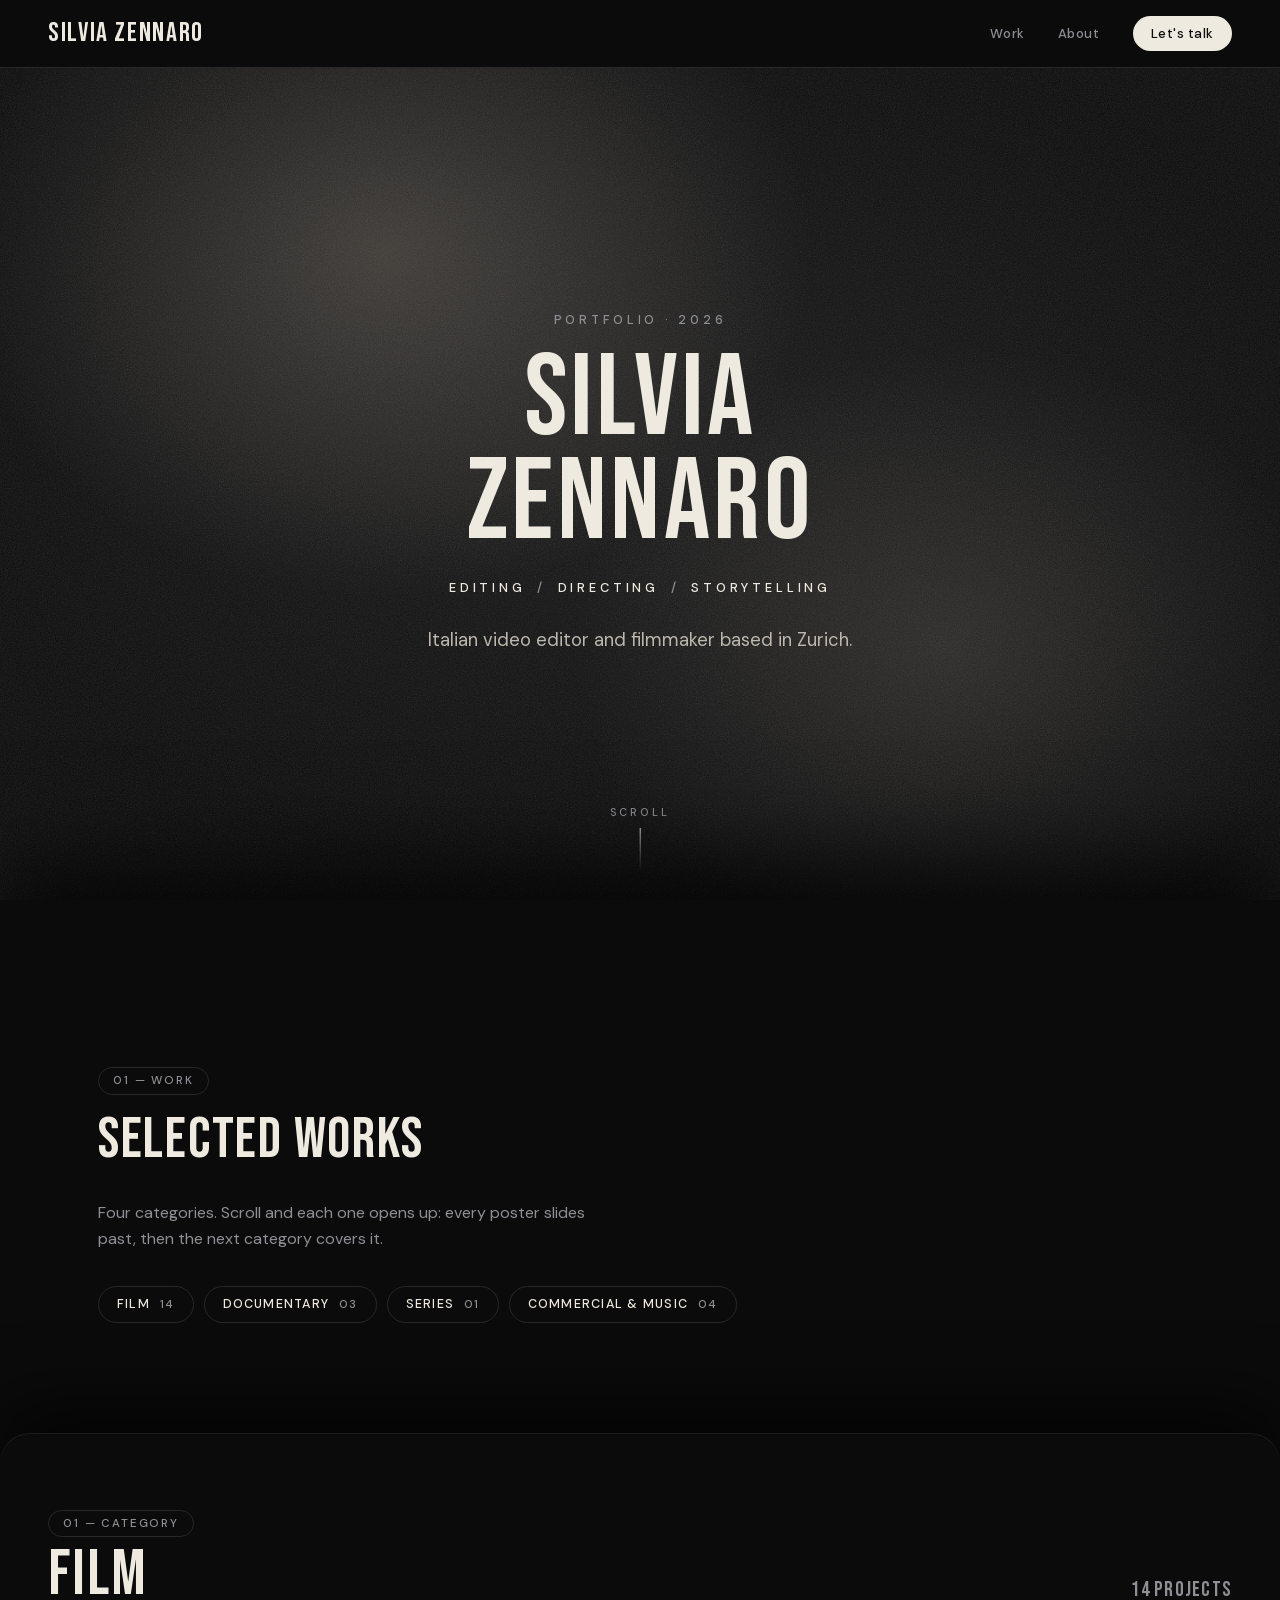
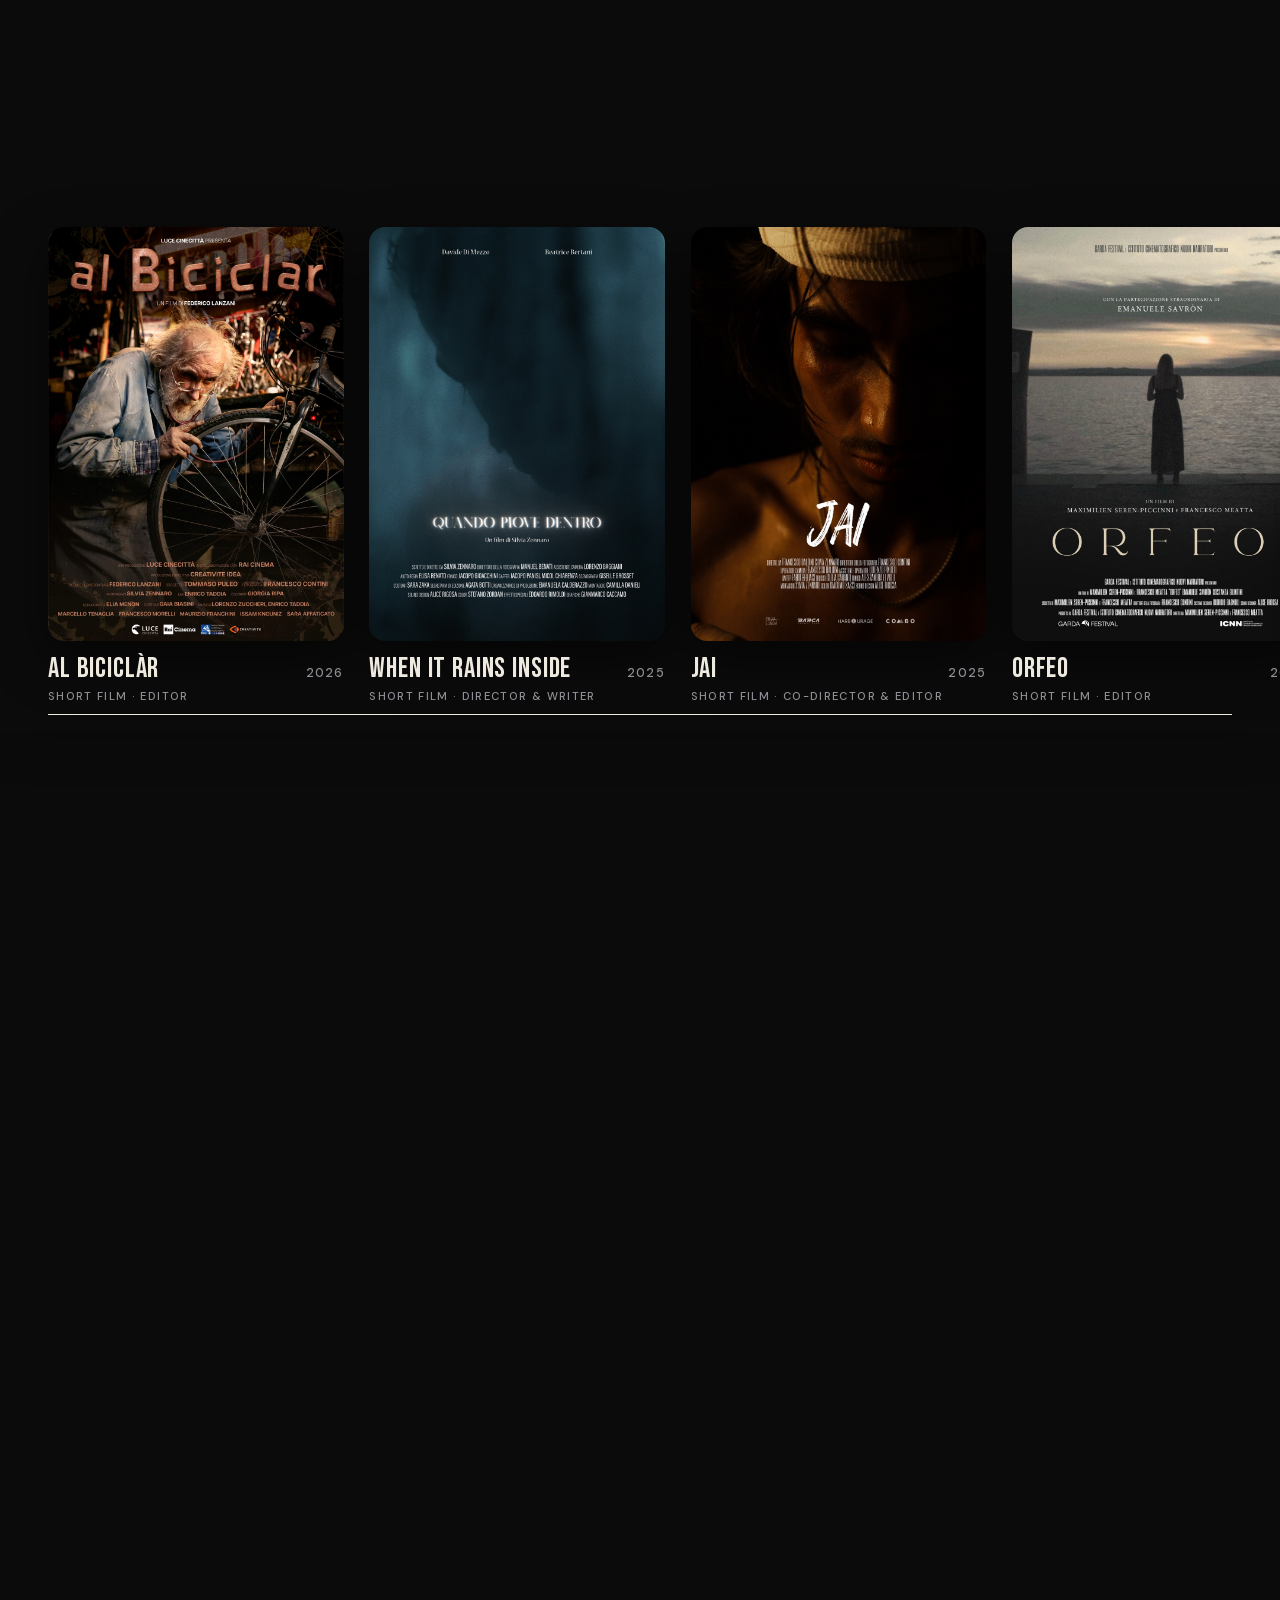
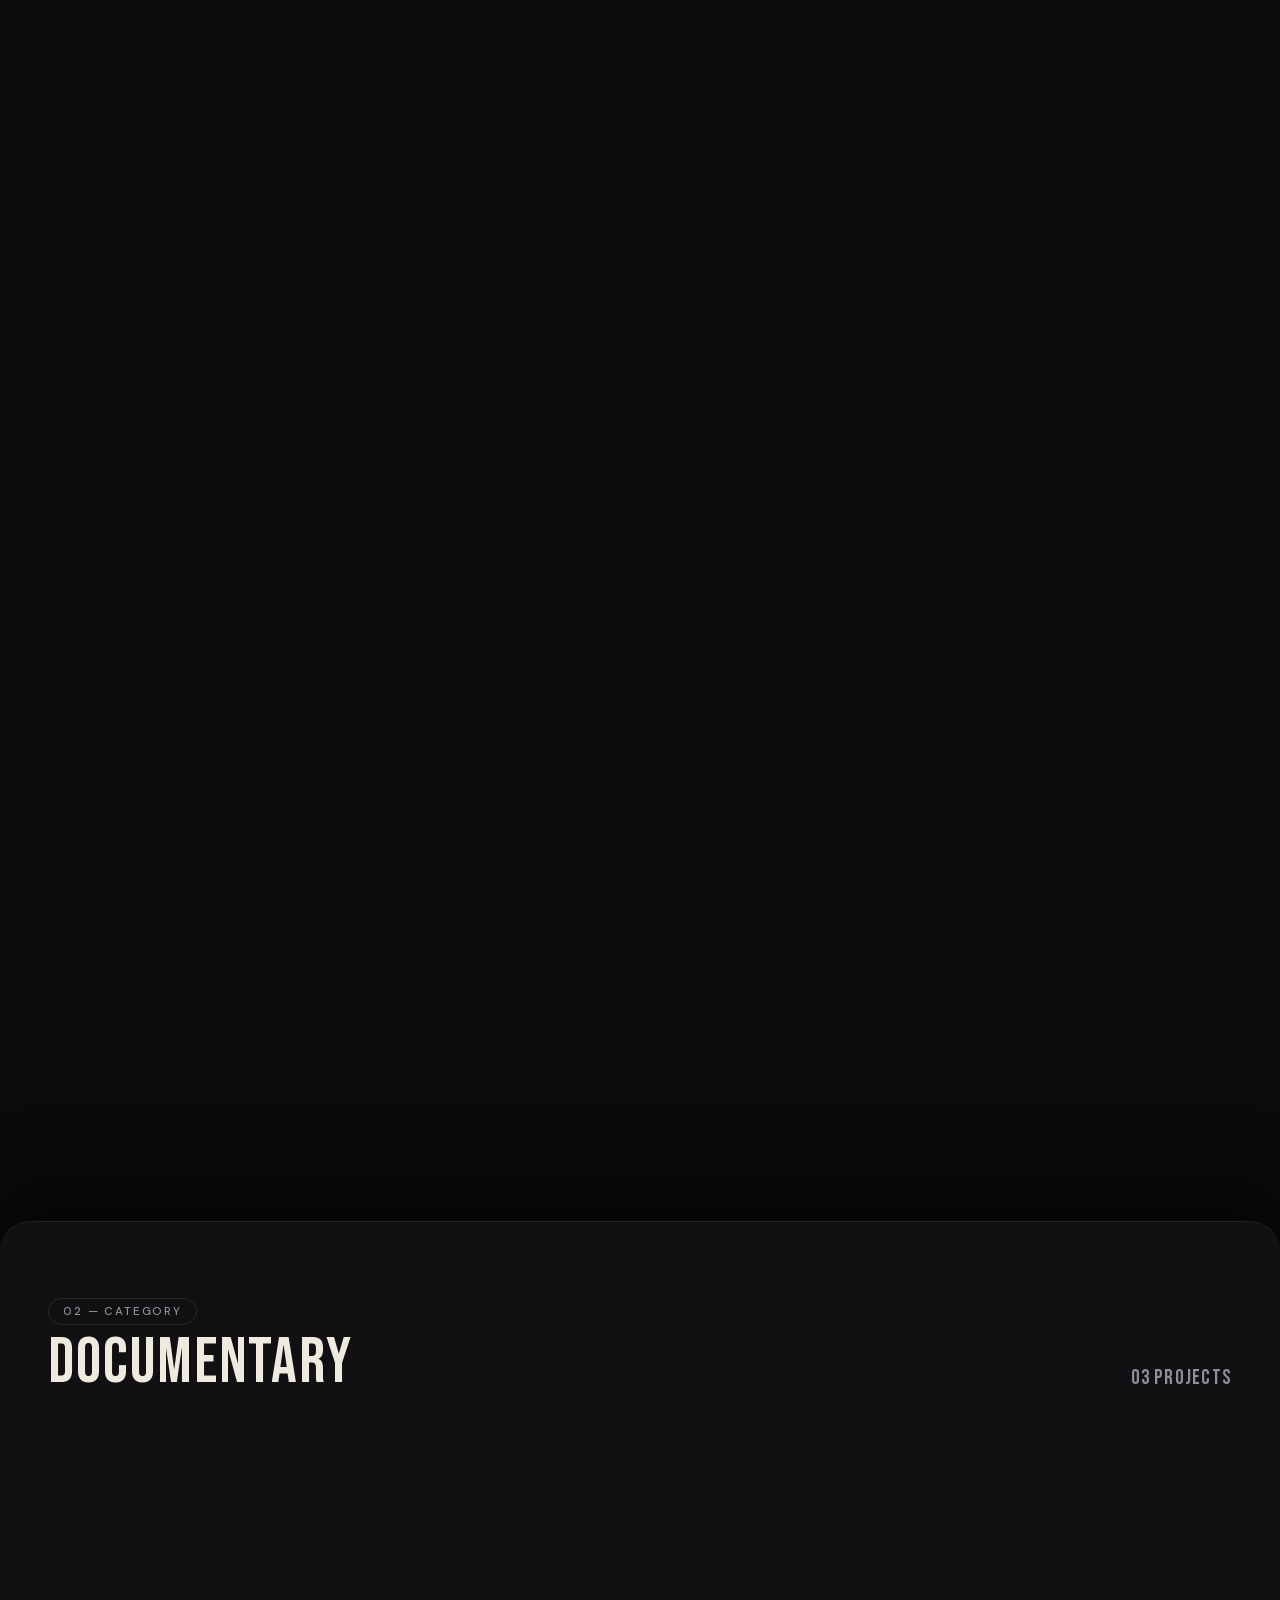
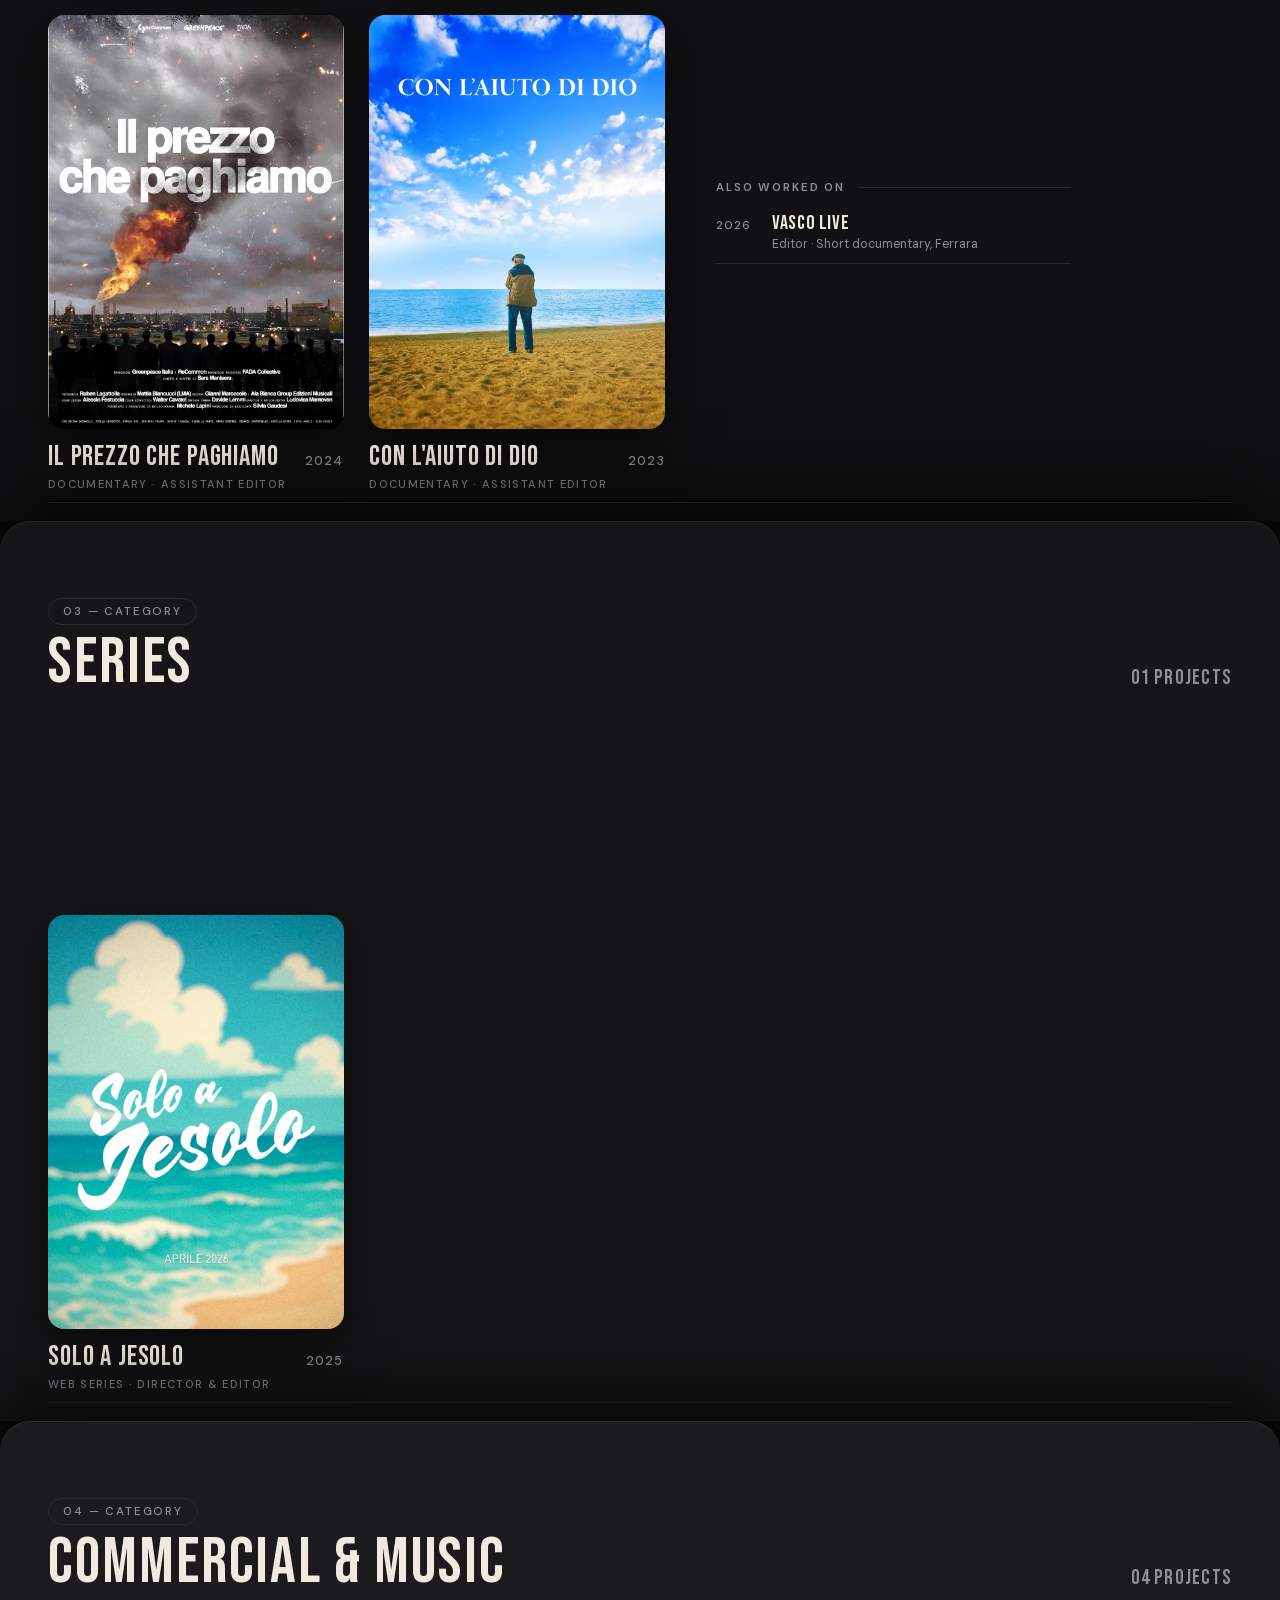
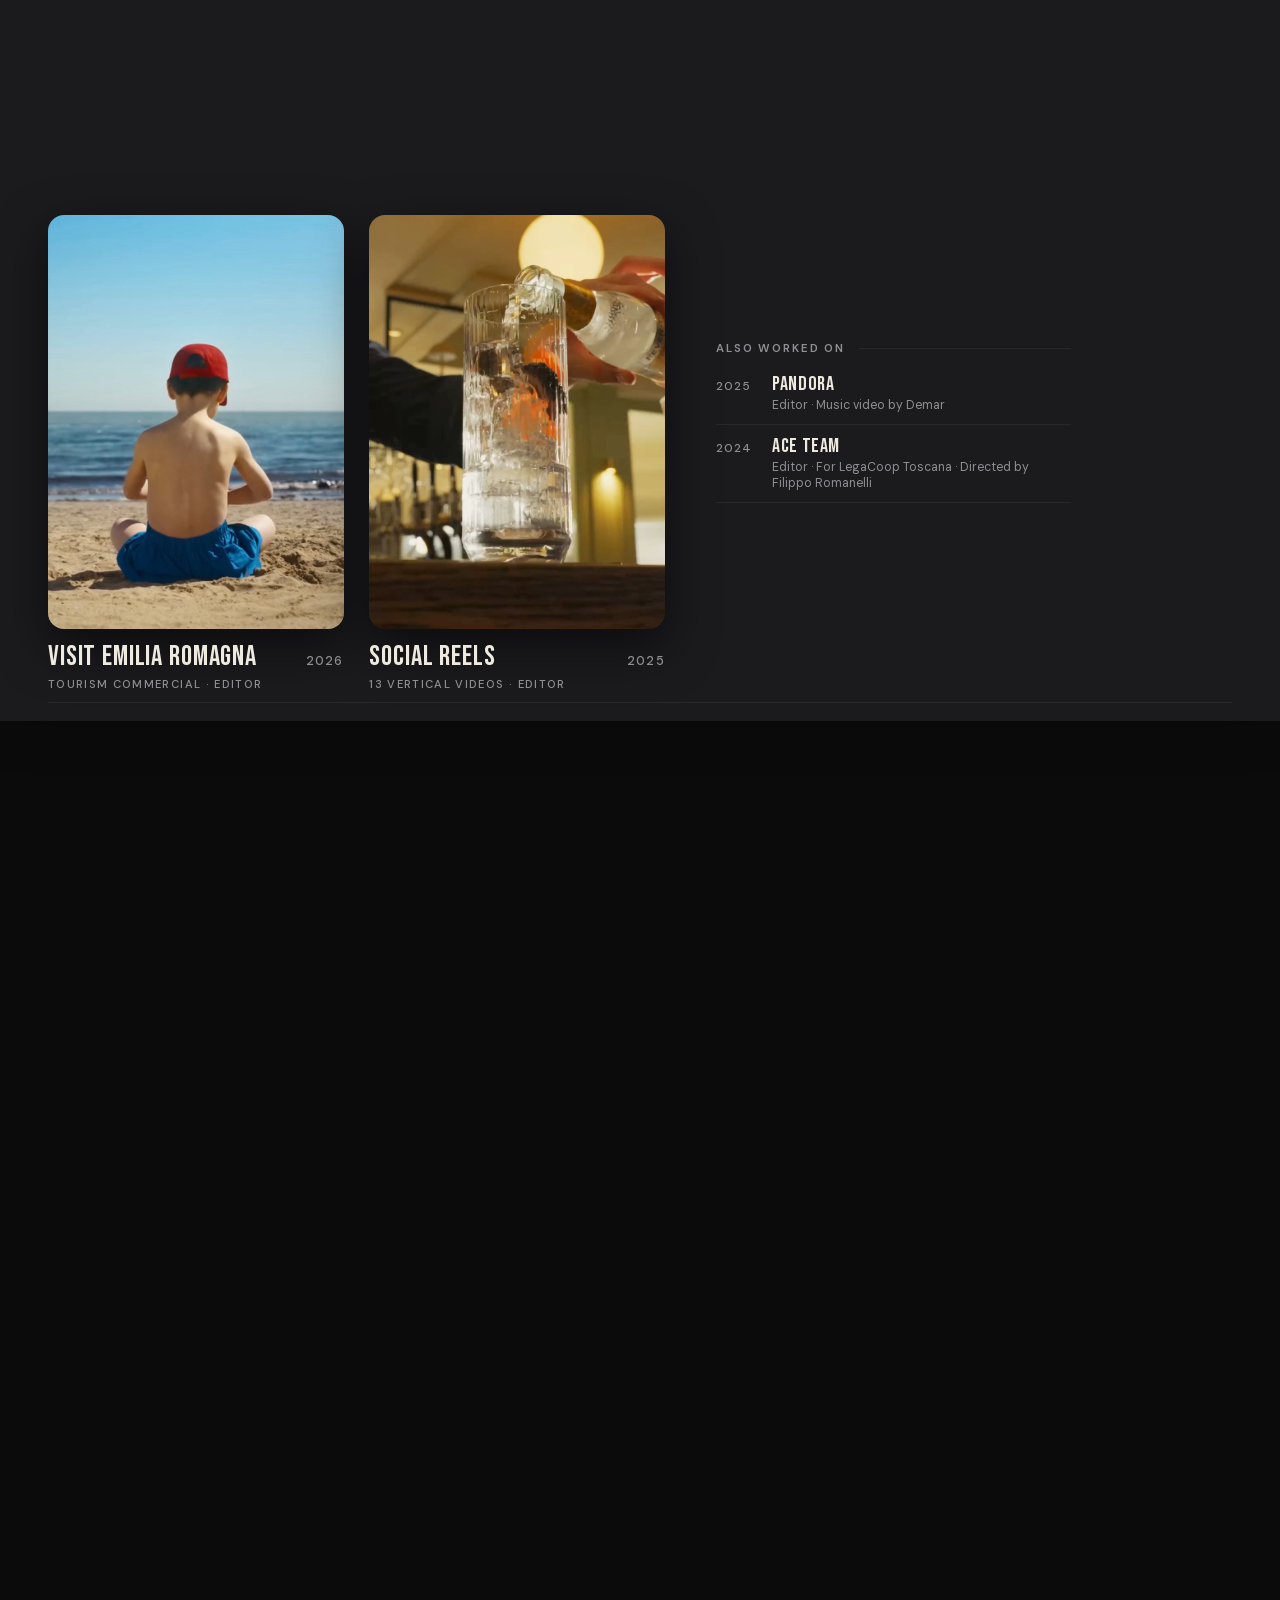
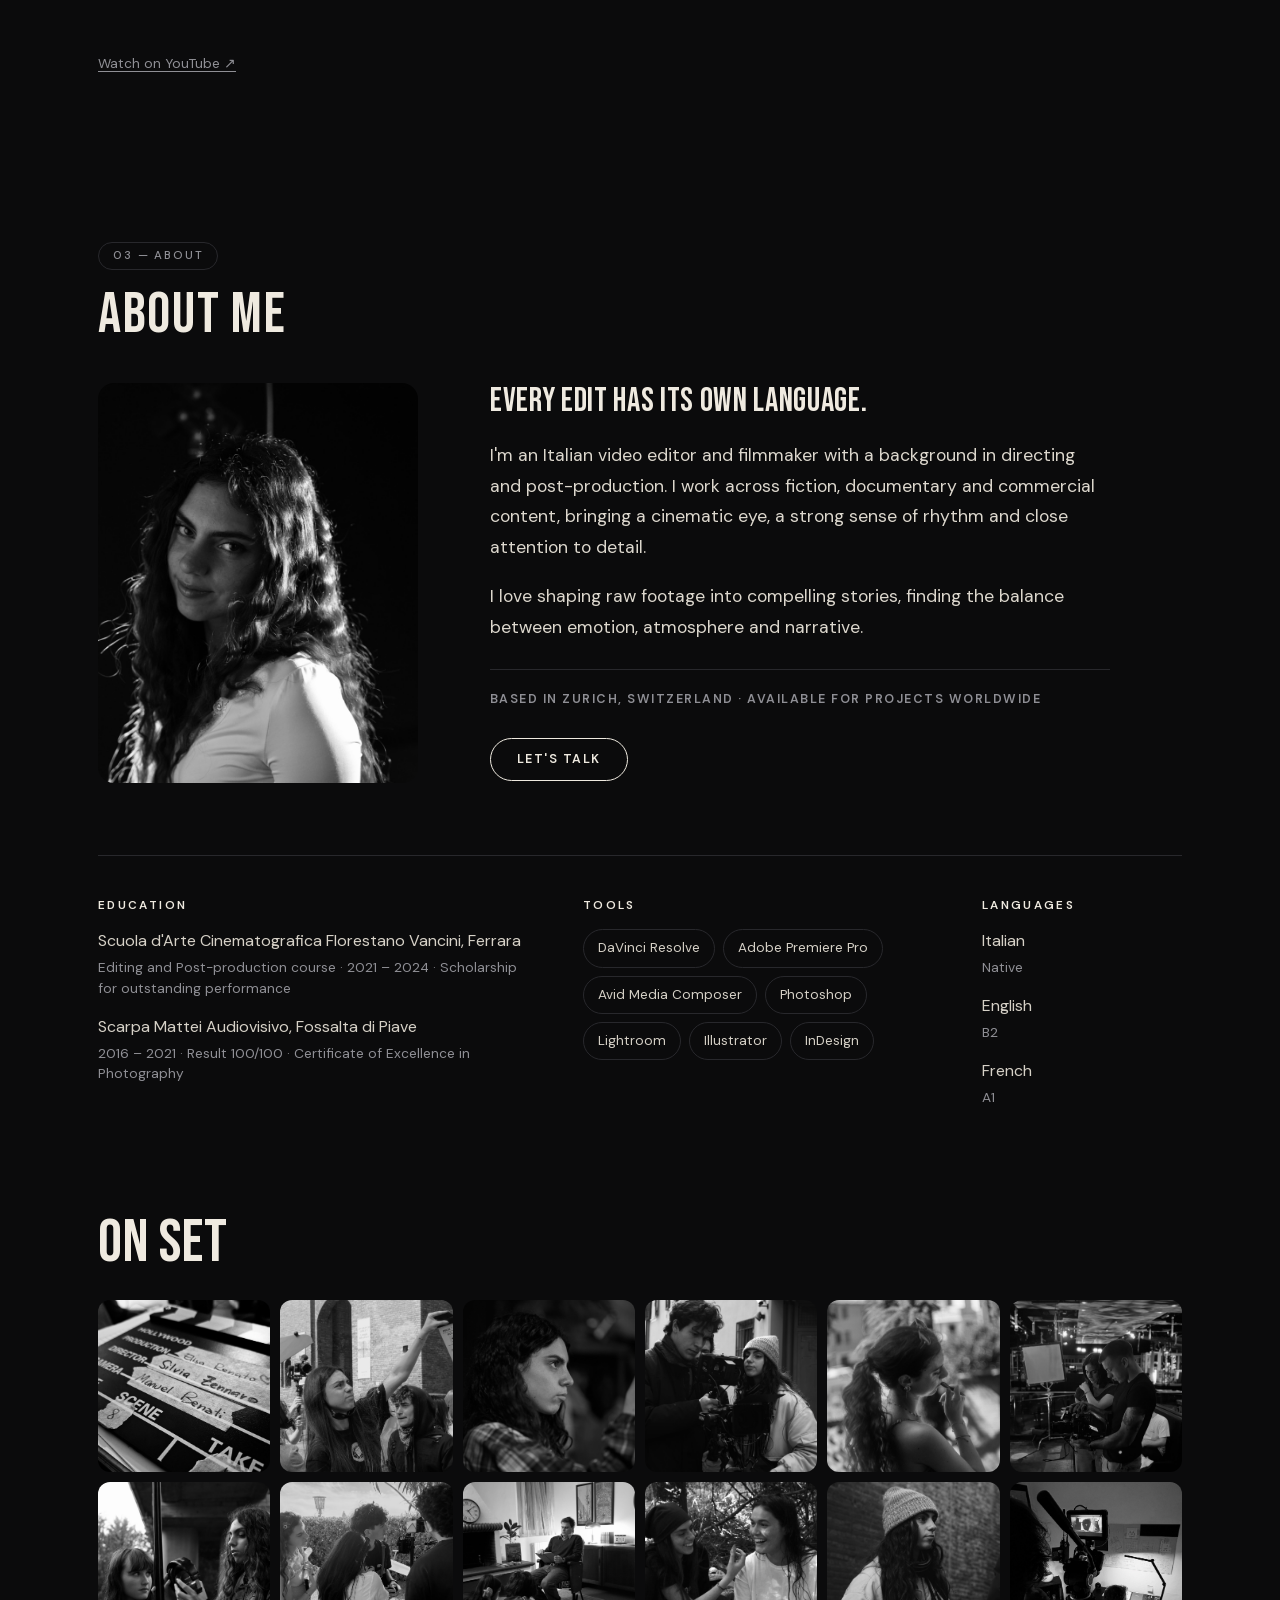
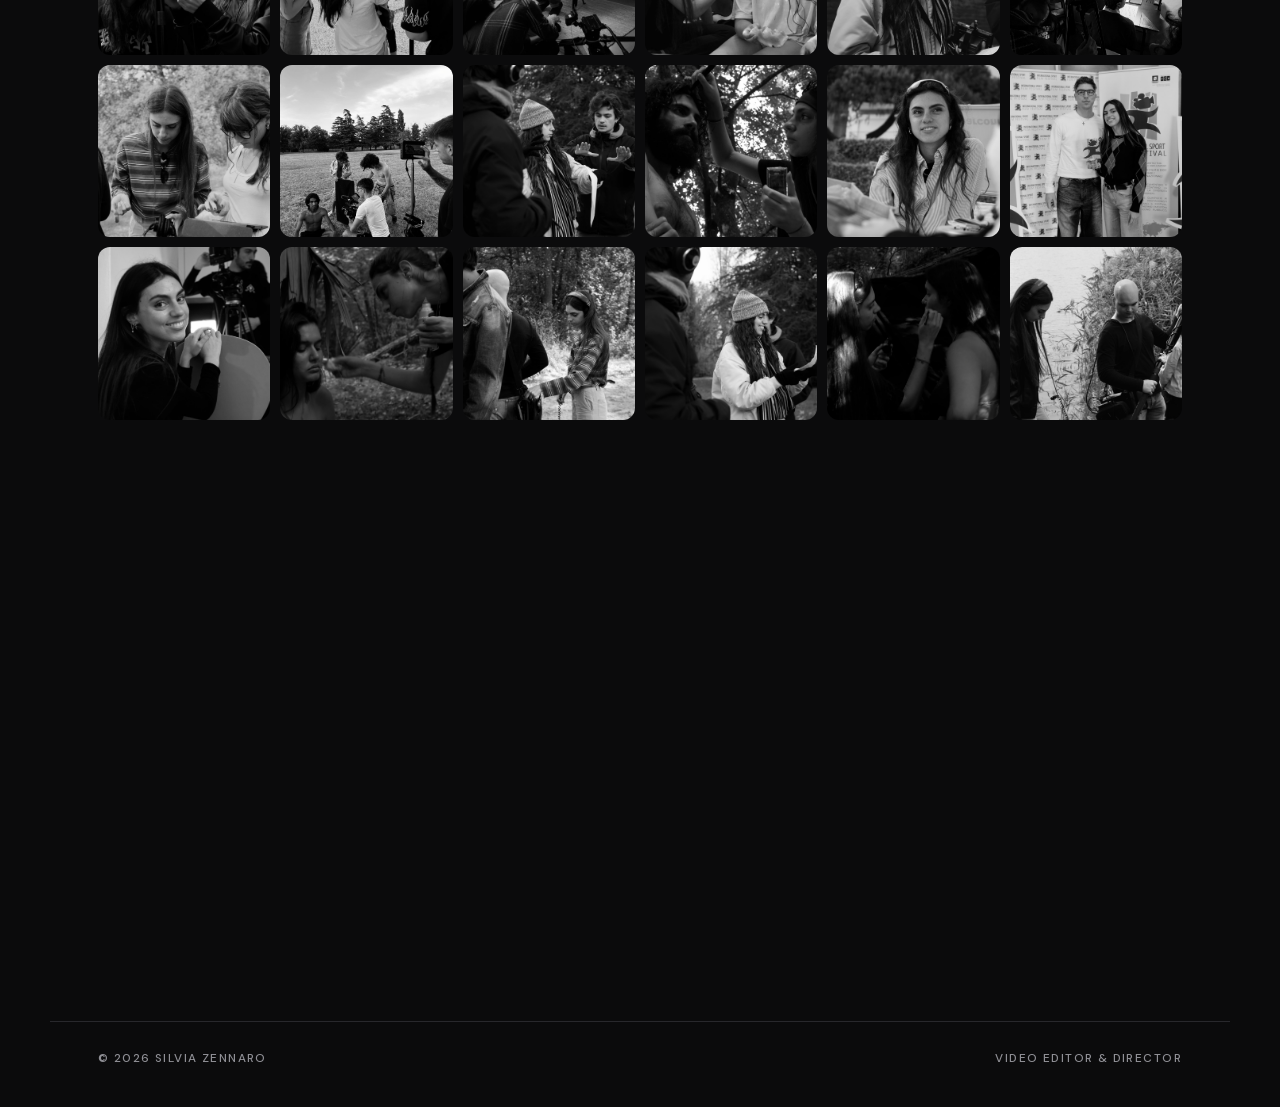
<file: index.html>
<!DOCTYPE html>
<html lang="en">
<head>
  <meta charset="UTF-8">
  <meta name="viewport" content="width=device-width, initial-scale=1.0">
  <title>Silvia Zennaro — Video Editor & Director</title>
  <meta name="description" content="Silvia Zennaro, Italian video editor and director based in Zurich. Fiction, documentary and commercial work. Available worldwide.">
  <meta name="theme-color" content="#0b0b0c">
  <link rel="preload" href="fonts/bebas-neue.woff2" as="font" type="font/woff2" crossorigin>
  <link rel="stylesheet" href="style.css?v=8">
  <script>document.documentElement.classList.add('js');</script>
</head>
<body>
  <div class="progress" id="progress"></div>
  <header>
    <h1><a href="#top">Silvia Zennaro</a></h1>
    <nav>
      <a href="#work">Work</a>
      <a href="#about">About</a>
      <a class="cta" href="#contact">Let's talk</a>
    </nav>
  </header>

  <section class="hero" id="top">
    <div class="hero-in" id="hero-in">
      <p class="kicker">Portfolio · 2026</p>
      <h2><span>Silvia</span><span>Zennaro</span></h2>
      <p class="words">Editing<i>/</i>Directing<i>/</i>Storytelling</p>
      <p class="lead">Italian video editor and filmmaker based in Zurich.</p>
    </div>
    <span class="scroll-cue">Scroll</span>
  </section>

  <div class="flow">
    <main class="wide">
      <section class="sec" id="work">
        <div class="head-wrap">
          <span class="chip rv">01 — Work</span>
          <h2 class="rv">Selected works</h2>
          <p class="intro rv">Four categories. Scroll and each one opens up: every poster slides past, then the next category covers it.</p>
          <div class="cats-index rv">
          <a href="#cat-film">Film <small>14</small></a>
          <a href="#cat-doc">Documentary <small>03</small></a>
          <a href="#cat-series">Series <small>01</small></a>
          <a href="#cat-comm">Commercial &amp; Music <small>04</small></a>

          </div>
        </div>
      </section>

      <section class="cat" id="cat-film" style="--tone:#0b0b0c; z-index:1">
        <div class="stage">
          <div class="cat-top">
            <div><span class="chip">01 — Category</span><h2>Film</h2></div>
            <div class="count">14 projects</div>
          </div>
          <div class="track">
          <a class="tcard" href="al-biciclar.html">
            <div class="ph"><img src="al-biciclar-poster.jpg" alt="Poster of Al Biciclàr" loading="lazy"></div>
            <div class="cap"><h3>Al Biciclàr</h3><span class="yr">2026</span></div>
            <p class="meta">Short film · Editor</p>
          </a>
          <a class="tcard" href="when-it-rains-inside.html">
            <div class="ph"><img src="cover.jpg" alt="Poster of When It Rains Inside" loading="lazy"></div>
            <div class="cap"><h3>When It Rains Inside</h3><span class="yr">2025</span></div>
            <p class="meta">Short film · Director &amp; Writer</p>
          </a>
          <a class="tcard" href="jai.html">
            <div class="ph"><img src="jai-poster.jpg" alt="Poster of Jai" loading="lazy"></div>
            <div class="cap"><h3>Jai</h3><span class="yr">2025</span></div>
            <p class="meta">Short film · Co-director &amp; Editor</p>
          </a>
          <a class="tcard" href="orfeo.html">
            <div class="ph"><img src="orfeo-poster.jpg" alt="Poster of Orfeo" loading="lazy"></div>
            <div class="cap"><h3>Orfeo</h3><span class="yr">2025</span></div>
            <p class="meta">Short film · Editor</p>
          </a>
          <a class="tcard" href="la-stagione-dei-fiori.html">
            <div class="ph"><img src="la-stagione-dei-fiori-poster.jpg" alt="Poster of La stagione dei fiori" loading="lazy"></div>
            <div class="cap"><h3>La stagione dei fiori</h3><span class="yr">2024</span></div>
            <p class="meta">Short film · Editor</p>
          </a>
          <a class="tcard" href="solstizio.html">
            <div class="ph"><img src="solstizio-poster.jpg" alt="Poster of Solstizio" loading="lazy"></div>
            <div class="cap"><h3>Solstizio</h3><span class="yr">2024</span></div>
            <p class="meta">Short film · Editor</p>
          </a>
          <a class="tcard" href="fuori-servizio.html">
            <div class="ph"><img src="fuori-servizio-poster.jpg" alt="Poster of Fuori servizio" loading="lazy"></div>
            <div class="cap"><h3>Fuori servizio</h3><span class="yr">2023</span></div>
            <p class="meta">Short film · Editor</p>
          </a>
          <a class="tcard" href="il-gioco-delle-sedie.html">
            <div class="ph"><img src="il-gioco-delle-sedie-poster.jpg" alt="Poster of Il gioco delle sedie" loading="lazy"></div>
            <div class="cap"><h3>Il gioco delle sedie</h3><span class="yr">2023</span></div>
            <p class="meta">Short film · Editor</p>
          </a>
          <a class="tcard" href="mia.html">
            <div class="ph"><img src="mia-poster.jpg" alt="Poster of Mia" loading="lazy"></div>
            <div class="cap"><h3>Mia</h3><span class="yr">2023</span></div>
            <p class="meta">Short film · Editor</p>
          </a>
          <div class="more">
            <h4>Also worked on</h4>
            <ul>
              <li><span class="yr">2024</span><div><h3>I dinosauri</h3><p>Editor · Film by Edoardo Rimoldi</p></div></li>
              <li><span class="yr">2024</span><div><h3>Unseen</h3><p>Editor · Short film by Flavia Pistola</p></div></li>
              <li><span class="yr">2024</span><div><h3>Origami</h3><p>Editor · Short film by Martina Agostini</p></div></li>
              <li><span class="yr">2024</span><div><h3>Tu conosci un canadese?</h3><p>Director &amp; Editor · Short film · Best Director at 50h in Barca, Sayonara</p></div></li>
              <li><span class="yr">2023</span><div><h3>Era un gioco</h3><p>Editor · Short film by Manuel Benati</p></div></li>
            </ul>
          </div>
          </div>
          <div class="cat-bar"><i></i></div>
        </div>
      </section>
      <section class="cat" id="cat-doc" style="--tone:#111113; z-index:2">
        <div class="stage">
          <div class="cat-top">
            <div><span class="chip">02 — Category</span><h2>Documentary</h2></div>
            <div class="count">03 projects</div>
          </div>
          <div class="track">
          <a class="tcard" href="il-prezzo-che-paghiamo.html">
            <div class="ph"><img src="il-prezzo-che-paghiamo-poster.jpg" alt="Poster of Il prezzo che paghiamo" loading="lazy"></div>
            <div class="cap"><h3>Il prezzo che paghiamo</h3><span class="yr">2024</span></div>
            <p class="meta">Documentary · Assistant Editor</p>
          </a>
          <a class="tcard" href="con-l-aiuto-di-dio.html">
            <div class="ph"><img src="con-l-aiuto-di-dio-poster.jpg" alt="Poster of Con l'aiuto di Dio" loading="lazy"></div>
            <div class="cap"><h3>Con l'aiuto di Dio</h3><span class="yr">2023</span></div>
            <p class="meta">Documentary · Assistant Editor</p>
          </a>
          <div class="more">
            <h4>Also worked on</h4>
            <ul>
              <li><span class="yr">2026</span><div><h3>Vasco Live</h3><p>Editor · Short documentary, Ferrara</p></div></li>
            </ul>
          </div>
          </div>
          <div class="cat-bar"><i></i></div>
        </div>
      </section>
      <section class="cat" id="cat-series" style="--tone:#161618; z-index:3">
        <div class="stage">
          <div class="cat-top">
            <div><span class="chip">03 — Category</span><h2>Series</h2></div>
            <div class="count">01 projects</div>
          </div>
          <div class="track">
          <a class="tcard" href="solo-a-jesolo.html">
            <div class="ph"><img src="solo-a-jesolo-poster.jpg" alt="Title card of Solo a Jesolo" loading="lazy"></div>
            <div class="cap"><h3>Solo a Jesolo</h3><span class="yr">2025</span></div>
            <p class="meta">Web series · Director &amp; Editor</p>
          </a>
          </div>
          <div class="cat-bar"><i></i></div>
        </div>
      </section>
      <section class="cat last" id="cat-comm" style="--tone:#1b1b1e; z-index:4">
        <div class="stage">
          <div class="cat-top">
            <div><span class="chip">04 — Category</span><h2>Commercial &amp; Music</h2></div>
            <div class="count">04 projects</div>
          </div>
          <div class="track">
          <a class="tcard" href="visit-emilia-romagna.html">
            <div class="ph"><img src="visit-emilia-romagna-poster.jpg?v=2" alt="Still from the Visit Emilia Romagna commercial" loading="lazy"></div>
            <div class="cap"><h3>Visit Emilia Romagna</h3><span class="yr">2026</span></div>
            <p class="meta">Tourism commercial · Editor</p>
          </a>
          <a class="tcard" href="social-reels.html">
            <div class="ph"><img src="social-reels-poster.jpg" alt="Still from a social reel: tonic being poured into a tall glass at the bar" loading="lazy"></div>
            <div class="cap"><h3>Social Reels</h3><span class="yr">2025</span></div>
            <p class="meta">13 vertical videos · Editor</p>
          </a>
          <div class="more">
            <h4>Also worked on</h4>
            <ul>
              <li><span class="yr">2025</span><div><h3>Pandora</h3><p>Editor · Music video by Demar</p></div></li>
              <li><span class="yr">2024</span><div><h3>Ace Team</h3><p>Editor · For LegaCoop Toscana · Directed by Filippo Romanelli</p></div></li>
            </ul>
          </div>
          </div>
          <div class="cat-bar"><i></i></div>
        </div>
      </section>


      <section class="sec" id="showreel">
        <div class="head-wrap">
          <span class="chip rv">02 — Showreel</span>
          <h2 class="rv">Showreel</h2>
          <div class="reel rv"><iframe src="https://www.youtube-nocookie.com/embed/8YOSUMAj_lc?rel=0" title="Silvia Zennaro — Video Editor Showreel 2025" loading="lazy" allow="accelerometer; autoplay; clipboard-write; encrypted-media; gyroscope; picture-in-picture; web-share" referrerpolicy="strict-origin-when-cross-origin" allowfullscreen></iframe></div>
          <p class="reel-link"><a href="https://youtu.be/8YOSUMAj_lc" target="_blank" rel="noopener">Watch on YouTube ↗</a></p>
        </div>
      </section>

      <section class="sec" id="about">
        <div class="head-wrap">
          <span class="chip rv">03 — About</span>
          <h2 class="rv">About me</h2>
          <div class="bio">
            <figure class="portrait rv"><img src="profile.jpg?v=4" width="733" height="1100" alt="Portrait of Silvia Zennaro"></figure>
            <div class="bio-text rv" style="--d:120ms">
              <p class="big">Every edit has its own language.</p>
              <p>I'm an Italian video editor and filmmaker with a background in directing and post-production. I work across fiction, documentary and commercial content, bringing a cinematic eye, a strong sense of rhythm and close attention to detail.</p>
              <p>I love shaping raw footage into compelling stories, finding the balance between emotion, atmosphere and narrative.</p>
              <p class="based">Based in Zurich, Switzerland · Available for projects worldwide</p>
              <a class="btn" href="#contact">Let's talk</a>
            </div>
          </div>
          <div class="facts facts-row rv">
          <div>
            <h4>Education</h4>
            <ul>
              <li>Scuola d'Arte Cinematografica Florestano Vancini, Ferrara
                <small>Editing and Post-production course · 2021 – 2024 · Scholarship for outstanding performance</small></li>
              <li>Scarpa Mattei Audiovisivo, Fossalta di Piave
                <small>2016 – 2021 · Result 100/100 · Certificate of Excellence in Photography</small></li>
            </ul>
          </div>
          <div>
            <h4>Tools</h4>
            <div class="tags-row">
              <span>DaVinci Resolve</span><span>Adobe Premiere Pro</span><span>Avid Media Composer</span>
              <span>Photoshop</span><span>Lightroom</span><span>Illustrator</span><span>InDesign</span>
            </div>
          </div>
          <div>
            <h4>Languages</h4>
            <ul>
              <li>Italian <small>Native</small></li>
              <li>English <small>B2</small></li>
              <li>French <small>A1</small></li>
            </ul>
          </div>
          </div>
          <h3 class="set-head rv">On set</h3>
          <div class="set-grid rv">
            <img src="set-01.jpg?v=3" width="975" height="1300" alt="Silvia Zennaro on set, photo 1" loading="lazy">
            <img src="set-02.jpg?v=3" width="1300" height="866" alt="Silvia Zennaro on set, photo 2" loading="lazy">
            <img src="set-03.jpg?v=3" width="867" height="1300" alt="Silvia Zennaro on set, photo 3" loading="lazy">
            <img src="set-04.jpg?v=3" width="1300" height="867" alt="Silvia Zennaro on set, photo 4" loading="lazy">
            <img src="set-05.jpg?v=3" width="867" height="1300" alt="Silvia Zennaro on set, photo 5" loading="lazy">
            <img src="set-06.jpg?v=3" width="867" height="1300" alt="Silvia Zennaro on set, photo 6" loading="lazy">
            <img src="set-07.jpg?v=3" width="1300" height="867" alt="Silvia Zennaro on set, photo 7" loading="lazy">
            <img src="set-08.jpg?v=3" width="1300" height="867" alt="Silvia Zennaro on set, photo 8" loading="lazy">
            <img src="set-09.jpg?v=3" width="1300" height="867" alt="Silvia Zennaro on set, photo 9" loading="lazy">
            <img src="set-10.jpg?v=3" width="1300" height="867" alt="Silvia Zennaro on set, photo 10" loading="lazy">
            <img src="set-11.jpg?v=3" width="866" height="1300" alt="Silvia Zennaro on set, photo 11" loading="lazy">
            <img src="set-12.jpg?v=3" width="975" height="1300" alt="Silvia Zennaro on set, photo 12" loading="lazy">
            <img src="set-13.jpg?v=3" width="1300" height="867" alt="Silvia Zennaro on set, photo 13" loading="lazy">
            <img src="set-14.jpg?v=3" width="975" height="1300" alt="Silvia Zennaro on set, photo 14" loading="lazy">
            <img src="set-15.jpg?v=3" width="1300" height="867" alt="Silvia Zennaro on set, photo 15" loading="lazy">
            <img src="set-16.jpg?v=3" width="1300" height="867" alt="Silvia Zennaro on set, photo 16" loading="lazy">
            <img src="set-17.jpg?v=3" width="867" height="1300" alt="Silvia Zennaro on set, photo 17" loading="lazy">
            <img src="set-18.jpg?v=3" width="1300" height="867" alt="Silvia Zennaro on set, photo 18" loading="lazy">
            <img src="set-19.jpg?v=3" width="1300" height="867" alt="Silvia Zennaro on set, photo 19" loading="lazy">
            <img src="set-20.jpg?v=3" width="1300" height="732" alt="Silvia Zennaro on set, photo 20" loading="lazy">
            <img src="set-21.jpg?v=3" width="1300" height="867" alt="Silvia Zennaro on set, photo 21" loading="lazy">
            <img src="set-22.jpg?v=3" width="1300" height="867" alt="Silvia Zennaro on set, photo 22" loading="lazy">
            <img src="set-23.jpg?v=3" width="1300" height="732" alt="Silvia Zennaro on set, photo 23" loading="lazy">
            <img src="set-24.jpg?v=3" width="1300" height="867" alt="Silvia Zennaro on set, photo 24" loading="lazy">
          </div>
        </div>
      </section>


      <section class="sec contact" id="contact">
        <div class="head-wrap">
          <span class="chip rv">04 — Contact</span>
          <div class="contact-box rv">
            <p class="big">Contact</p>
            <p>Based in Zurich, Switzerland. Available for projects worldwide.</p>
            <a class="mail" href="mailto:zennarosilvia1@gmail.com">zennarosilvia1@gmail.com</a>
            <div class="contact-actions">
              <button type="button" class="btn solid" id="copy-mail" data-mail="zennarosilvia1@gmail.com">Copy email</button>
              <a class="btn" href="https://www.linkedin.com/in/silviazennaro" target="_blank" rel="noopener">LinkedIn &#8599;</a>
              <a class="btn" href="https://www.instagram.com/slvzn/" target="_blank" rel="noopener">Instagram @slvzn &#8599;</a>
            </div>
          </div>
        </div>
      </section>
    </main>

    <footer>
      <span>© 2026 Silvia Zennaro</span>
      <span>Video Editor &amp; Director</span>
    </footer>
  </div>

  <script>
  (function () {
    var $ = function (s, c) { return (c || document).querySelector(s); };
    var $$ = function (s, c) { return Array.prototype.slice.call((c || document).querySelectorAll(s)); };
    var reduce = window.matchMedia('(prefers-reduced-motion: reduce)').matches;
    var hero = $('#hero-in'), bar = $('#progress');

    /* reveal on scroll */
    var io = new IntersectionObserver(function (es) {
      es.forEach(function (e) { if (e.isIntersecting) { e.target.classList.add('in'); io.unobserve(e.target); } });
    }, { rootMargin: '0px 0px -6% 0px', threshold: 0.08 });
    $$('.rv').forEach(function (el) { io.observe(el); });

    /* category stages: the sideways distance becomes extra scroll height */
    var cats = $$('.cat').map(function (c) {
      return { el: c, track: $('.track', c), fill: $('.cat-bar i', c), D: 0 };
    });
    function layout() {
      var vw = document.documentElement.clientWidth;
      cats.forEach(function (c) {
        c.track.style.transform = '';
        c.D = Math.max(0, c.track.scrollWidth - vw);
        c.S = c.D * (parseFloat(c.el.getAttribute('data-speed')) || 1);          // vertical distance needed
        c.el.style.setProperty('--D', c.S + 'px');
      });
    }
    layout();
    window.addEventListener('load', layout);
    window.addEventListener('resize', function () { layout(); update(); });
    if (document.fonts && document.fonts.ready) document.fonts.ready.then(function () { layout(); update(); });

    /* nav: smooth jump + scrollspy */
    $$('a[href^="#"]').forEach(function (a) {
      a.addEventListener('click', function (e) {
        var t = document.getElementById(a.getAttribute('href').slice(1)); if (!t) return;
        e.preventDefault();
        var y = t.id === 'top' ? 0 : t.getBoundingClientRect().top + window.scrollY - (t.classList.contains('cat') ? 0 : 70);
        window.scrollTo({ top: y, behavior: reduce ? 'auto' : 'smooth' });
        history.replaceState(null, '', '#' + t.id);
      });
    });
    var links = $$('nav a[href^="#"]').filter(function (a) { return !a.classList.contains('cta'); });
    var secs = links.map(function (a) { return $(a.getAttribute('href')); });
    var cutoff = $('#showreel');

    function update() {
      var y = window.scrollY, vh = window.innerHeight;
      var max = document.documentElement.scrollHeight - vh;
      bar.style.transform = 'scaleX(' + (max > 0 ? Math.min(1, y / max) : 0) + ')';
      if (!reduce && y < vh * 1.2) {
        var f = Math.min(1, y / (vh * 0.75));
        hero.style.opacity = 1 - f;
        hero.style.transform = 'translateY(' + (y * 0.22) + 'px) scale(' + (1 - f * 0.05) + ')';
      }
      cats.forEach(function (c) {                          // slide the posters sideways with the wheel
        var r = c.el.getBoundingClientRect();
        if (r.bottom < -50 || r.top > vh + 50) return;
        var p = c.S > 0 ? Math.max(0, Math.min(1, -r.top / c.S)) : 0;
        c.track.style.transform = 'translate3d(' + (-p * c.D) + 'px,0,0)';
        c.fill.style.transform = 'scaleX(' + p + ')';
      });
      var active = -1;
      secs.forEach(function (s, i) {
        if (!s) return;
        var top = s.getBoundingClientRect().top;
        if (s.id === 'work') { if (top < vh * 0.4 && cutoff.getBoundingClientRect().top > vh * 0.4) active = i; }
        else if (top < vh * 0.4) active = i;
      });
      links.forEach(function (a, i) { a.classList.toggle('on', i === active); });
    }
    var ticking = false;
    window.addEventListener('scroll', function () {
      if (!ticking) { ticking = true; requestAnimationFrame(function () { update(); ticking = false; }); }
    }, { passive: true });
    update();
  })();
  </script>
  <script>
  /* copy the address for visitors without an email app */
  document.getElementById('copy-mail').addEventListener('click', function () {
    var b = this;
    var done = function (text) { b.textContent = text; setTimeout(function () { b.textContent = 'Copy email'; }, 2000); };
    if (!navigator.clipboard) return done('Select the address above');
    navigator.clipboard.writeText(b.getAttribute('data-mail')).then(function () { done('Copied'); }, function () { done('Select the address above'); });
  });
  </script>
  <dialog id="lightbox" aria-label="Photo viewer">
    <div class="lb-box">
      <img alt="">
      <div class="lb-bar">
        <button type="button" class="lb-prev" aria-label="Previous photo">&lsaquo;</button>
        <p class="lb-count" aria-live="polite"></p>
        <button type="button" class="lb-next" aria-label="Next photo">&rsaquo;</button>
        <button type="button" class="lb-close">Close &times;</button>
      </div>
    </div>
  </dialog>

  <script>
  /* on-set photos open full size */
  (function () {
    var shots = Array.prototype.slice.call(document.querySelectorAll(".set-grid img"));
    var box = document.getElementById("lightbox"), big = box.querySelector("img"), count = box.querySelector(".lb-count");
    var i = 0, startX = null;
    function show(n) {
      i = (n + shots.length) % shots.length;
      big.src = shots[i].src; big.alt = shots[i].alt;
      count.textContent = (i + 1) + " / " + shots.length;
    }
    function open(n) { show(n); box.showModal(); document.documentElement.style.overflow = "hidden"; }
    shots.forEach(function (img, n) {
      img.tabIndex = 0; img.setAttribute("role", "button");
      img.addEventListener("click", function () { open(n); });
      img.addEventListener("keydown", function (e) { if (e.key === "Enter" || e.key === " ") { e.preventDefault(); open(n); } });
    });
    box.addEventListener("close", function () { document.documentElement.style.overflow = ""; });
    box.addEventListener("click", function (e) {
      var t = e.target;
      if (t.classList.contains("lb-prev")) show(i - 1);
      else if (t.classList.contains("lb-next") || t === big) show(i + 1);
      else if (t === box || t.classList.contains("lb-close")) box.close();
    });
    box.addEventListener("keydown", function (e) {
      if (e.key === "ArrowLeft") show(i - 1);
      if (e.key === "ArrowRight") show(i + 1);
    });
    box.addEventListener("touchstart", function (e) { startX = e.touches[0].clientX; }, { passive: true });
    box.addEventListener("touchend", function (e) {
      var d = e.changedTouches[0].clientX - startX;
      if (Math.abs(d) > 50) { e.preventDefault(); show(i + (d < 0 ? 1 : -1)); }
    });
  })();
  </script>
</body>
</html>
</file>
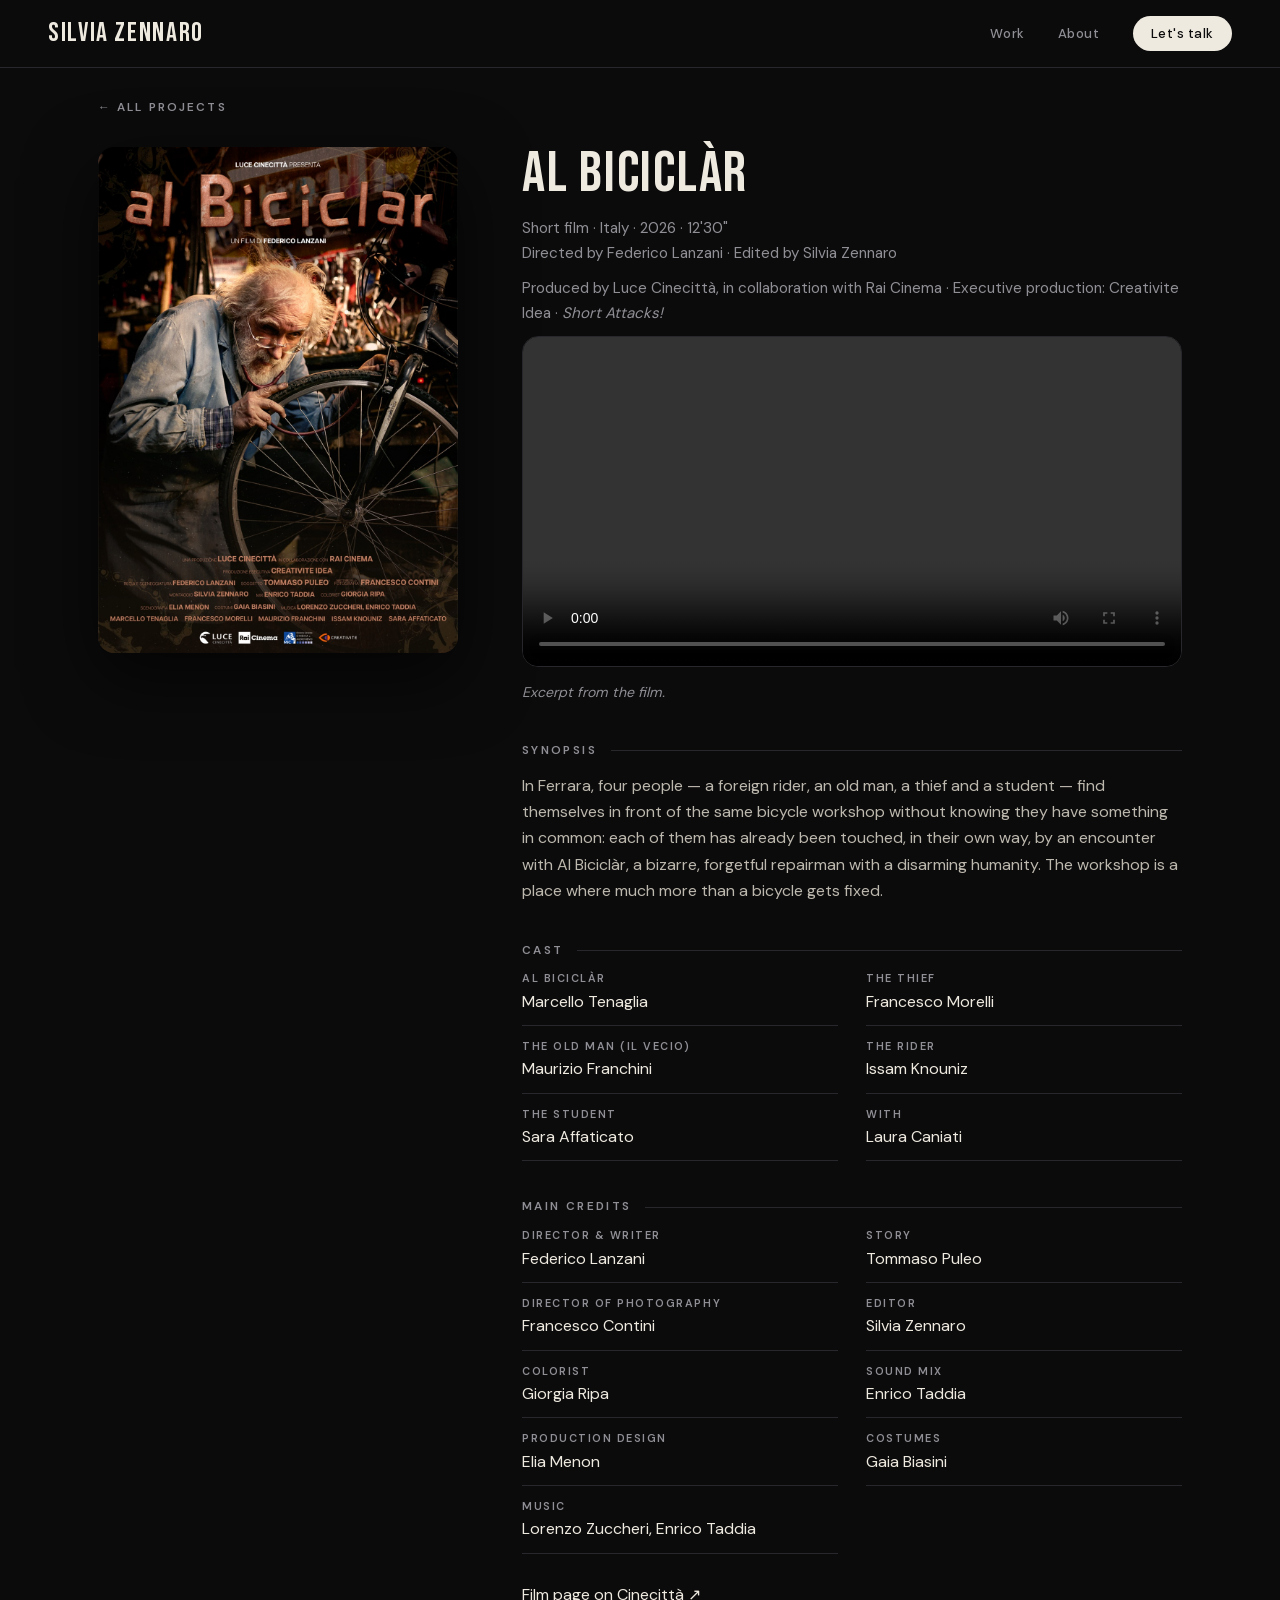
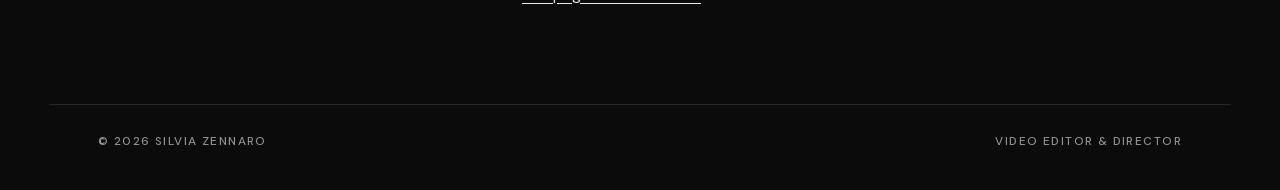
<file: al-biciclar.html>
<!DOCTYPE html>
<html lang="en">
<head>
  <meta charset="UTF-8">
  <meta name="viewport" content="width=device-width, initial-scale=1.0">
  <title>Al Biciclàr — Silvia Zennaro</title>
  <meta name="description" content="Al Biciclàr (2026), a short film by Federico Lanzani, edited by Silvia Zennaro. Produced by Luce Cinecittà.">
  <meta name="theme-color" content="#0b0b0c">
  <link rel="stylesheet" href="style.css">
</head>
<body>
  <header>
    <h1><a href="index.html">Silvia Zennaro</a></h1>
    <nav>
      <a href="index.html#work">Work</a>
      <a href="index.html#about">About</a>
      <a class="cta" href="index.html#contact">Let's talk</a>
    </nav>
  </header>

  <main>
    <a class="back" href="index.html">← All projects</a>

    <section class="project">
      <div class="poster">
        <img src="al-biciclar-poster.jpg" alt="Poster of Al Biciclàr, a film by Federico Lanzani">
      </div>

      <div>
        <h3>Al Biciclàr</h3>
        <p class="meta">Short film · Italy · 2026 · 12'30"<br>
          Directed by Federico Lanzani · Edited by Silvia Zennaro</p>
        <p class="meta">Produced by Luce Cinecittà, in collaboration with Rai Cinema ·
          Executive production: Creativite Idea · <em>Short Attacks!</em></p>

        <div class="video">
          <video controls playsinline preload="metadata" src="al-biciclar-clip.mp4"></video>
        </div>
        <p class="soon">Excerpt from the film.</p>

        <h4>Synopsis</h4>
        <p>
          In Ferrara, four people — a foreign rider, an old man, a thief and a student — find themselves
          in front of the same bicycle workshop without knowing they have something in common: each of
          them has already been touched, in their own way, by an encounter with Al Biciclàr, a bizarre,
          forgetful repairman with a disarming humanity. The workshop is a place where much more than
          a bicycle gets fixed.
        </p>

        <h4>Cast</h4>
        <ul class="credits">
          <li><span>Al Biciclàr</span>Marcello Tenaglia</li>
          <li><span>The Thief</span>Francesco Morelli</li>
          <li><span>The Old Man (Il Vecio)</span>Maurizio Franchini</li>
          <li><span>The Rider</span>Issam Knouniz</li>
          <li><span>The Student</span>Sara Affaticato</li>
          <li><span>With</span>Laura Caniati</li>
        </ul>

        <h4>Main Credits</h4>
        <ul class="credits">
          <li><span>Director & Writer</span>Federico Lanzani</li>
          <li><span>Story</span>Tommaso Puleo</li>
          <li><span>Director of Photography</span>Francesco Contini</li>
          <li><span>Editor</span>Silvia Zennaro</li>
          <li><span>Colorist</span>Giorgia Ripa</li>
          <li><span>Sound Mix</span>Enrico Taddia</li>
          <li><span>Production Design</span>Elia Menon</li>
          <li><span>Costumes</span>Gaia Biasini</li>
          <li><span>Music</span>Lorenzo Zuccheri, Enrico Taddia</li>
        </ul>

        <p style="margin-top:28px">
          <a href="https://cinecitta.com/film/al-biciclar/">Film page on Cinecittà ↗</a>
        </p>
      </div>
    </section>
  </main>

  <footer>
    <span>© 2026 Silvia Zennaro</span>
    <span>Video Editor &amp; Director</span>
  </footer>
</body>
</html>
</file>
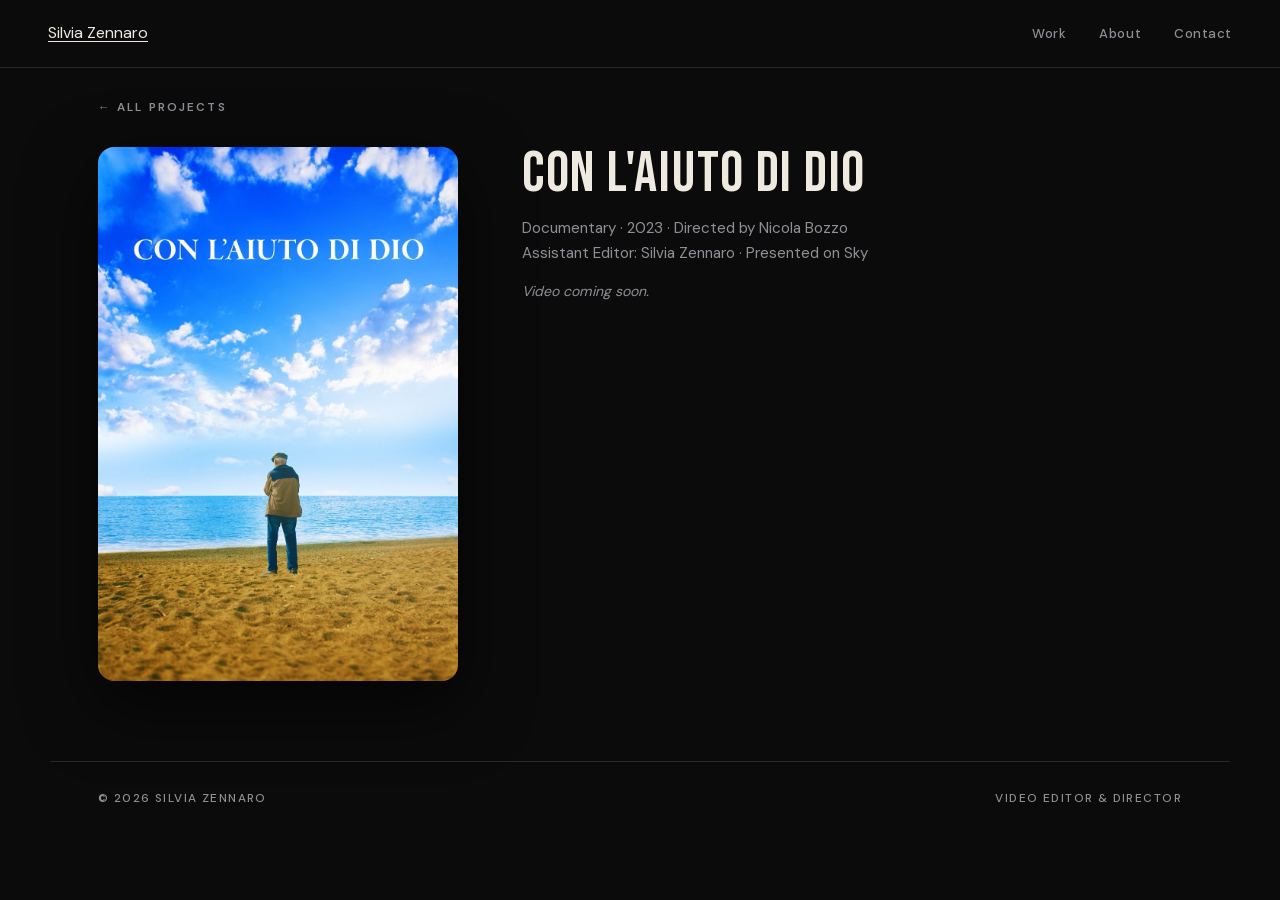
<file: con-l-aiuto-di-dio.html>
<!DOCTYPE html>
<html lang="en">
<head>
  <meta charset="UTF-8">
  <meta name="viewport" content="width=device-width, initial-scale=1.0">
  <title>Con l'aiuto di Dio — Silvia Zennaro</title>
  <meta name="description" content="Con l'aiuto di Dio, a film on which Silvia Zennaro worked as assistant editor.">
  <link rel="preconnect" href="https://fonts.googleapis.com">
  <link rel="preconnect" href="https://fonts.gstatic.com" crossorigin>
  <link href="https://fonts.googleapis.com/css2?family=Fraunces:ital,opsz,wght@0,9..144,400;0,9..144,600;1,9..144,400&family=Inter:wght@400;500;600&display=swap" rel="stylesheet">
  <meta name="theme-color" content="#0b0b0c">
  <link rel="stylesheet" href="style.css">
</head>
<body>
  <header class="site-header">
    <a class="brand" href="index.html">Silvia Zennaro</a>
    <nav><a href="index.html#work">Work</a><a href="index.html#about">About</a><a href="index.html#contact">Contact</a></nav>
  </header>

  <main>
    <a class="back" href="index.html">← All projects</a>

    <section class="project">
      <div class="poster">
        <img src="con-l-aiuto-di-dio-poster.jpg" alt="Poster of Con l'aiuto di Dio">
      </div>

      <div>
        <h3>Con l'aiuto di Dio</h3>
        <p class="meta">Documentary · 2023 · Directed by Nicola Bozzo<br>Assistant Editor: Silvia Zennaro · Presented on Sky</p>
        <p class="soon">Video coming soon.</p>

      </div>
    </section>
  </main>

  <footer><span>© 2026 Silvia Zennaro</span><span>Video Editor &amp; Director</span></footer>
</body>
</html>
</file>
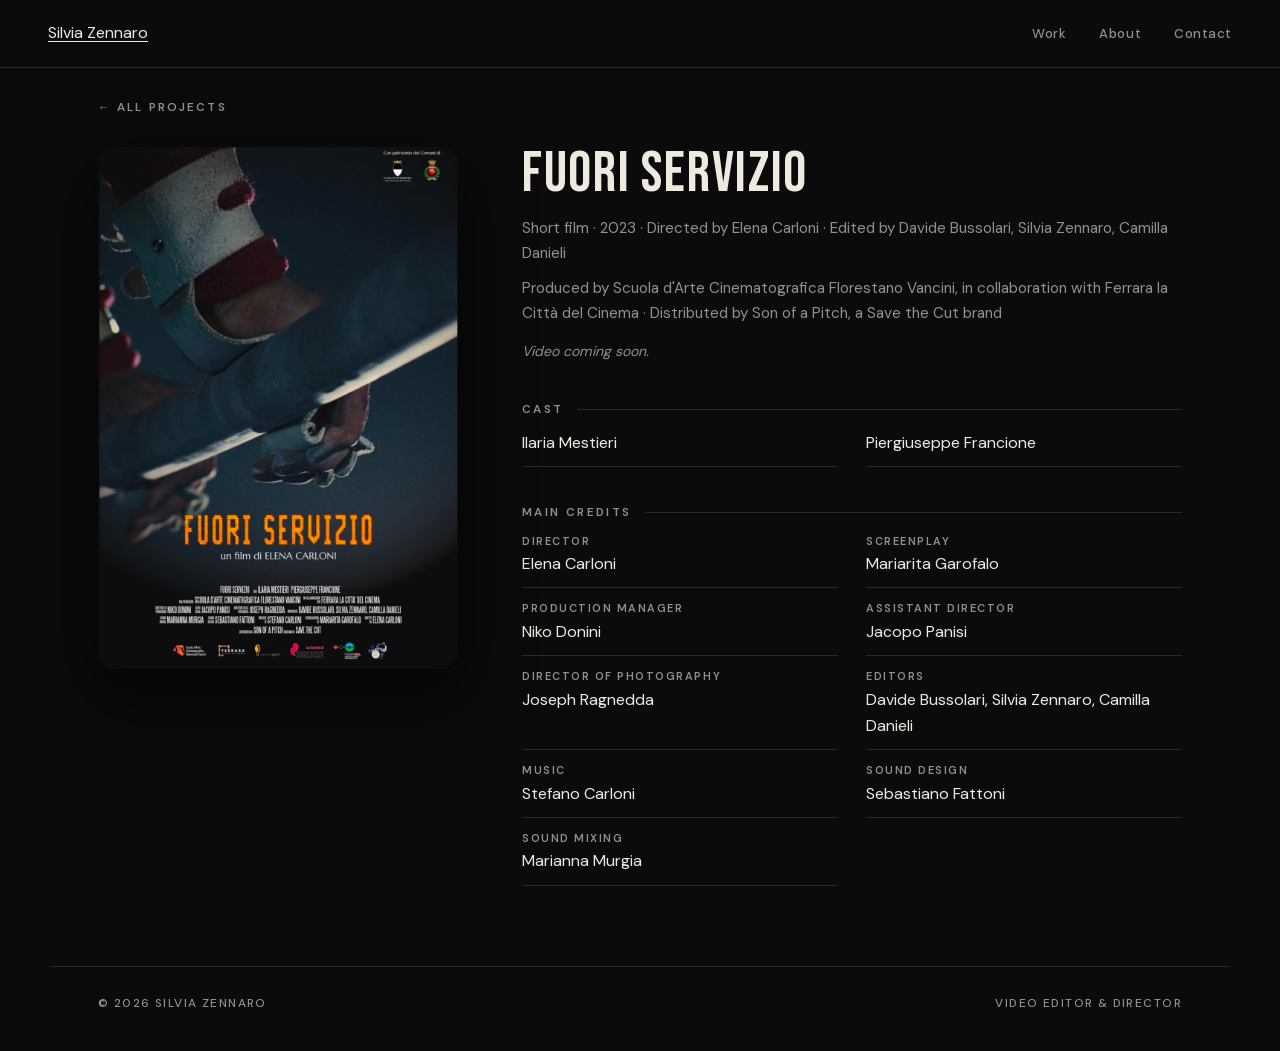
<file: fuori-servizio.html>
<!DOCTYPE html>
<html lang="en">
<head>
  <meta charset="UTF-8">
  <meta name="viewport" content="width=device-width, initial-scale=1.0">
  <title>Fuori servizio — Silvia Zennaro</title>
  <meta name="description" content="Fuori servizio, a film by Elena Carloni, edited by Silvia Zennaro, Davide Bussolari and Camilla Danieli.">
  <link rel="preconnect" href="https://fonts.googleapis.com">
  <link rel="preconnect" href="https://fonts.gstatic.com" crossorigin>
  <link href="https://fonts.googleapis.com/css2?family=Fraunces:ital,opsz,wght@0,9..144,400;0,9..144,600;1,9..144,400&family=Inter:wght@400;500;600&display=swap" rel="stylesheet">
  <meta name="theme-color" content="#0b0b0c">
  <link rel="stylesheet" href="style.css">
</head>
<body>
  <header class="site-header">
    <a class="brand" href="index.html">Silvia Zennaro</a>
    <nav><a href="index.html#work">Work</a><a href="index.html#about">About</a><a href="index.html#contact">Contact</a></nav>
  </header>

  <main>
    <a class="back" href="index.html">← All projects</a>

    <section class="project">
      <div class="poster">
        <img src="fuori-servizio-poster.jpg" alt="Poster of Fuori servizio">
      </div>

      <div>
        <h3>Fuori servizio</h3>
        <p class="meta">Short film · 2023 · Directed by Elena Carloni · Edited by Davide Bussolari, Silvia Zennaro, Camilla Danieli</p>
        <p class="meta">Produced by Scuola d'Arte Cinematografica Florestano Vancini, in collaboration with Ferrara la Città del Cinema · Distributed by Son of a Pitch, a Save the Cut brand</p>
        <p class="soon">Video coming soon.</p>

        <h4>Cast</h4>
        <ul class="credits">
          <li>Ilaria Mestieri</li>
          <li>Piergiuseppe Francione</li>
        </ul>

        <h4>Main Credits</h4>
        <ul class="credits">
          <li><span>Director</span>Elena Carloni</li>
          <li><span>Screenplay</span>Mariarita Garofalo</li>
          <li><span>Production Manager</span>Niko Donini</li>
          <li><span>Assistant Director</span>Jacopo Panisi</li>
          <li><span>Director of Photography</span>Joseph Ragnedda</li>
          <li><span>Editors</span>Davide Bussolari, Silvia Zennaro, Camilla Danieli</li>
          <li><span>Music</span>Stefano Carloni</li>
          <li><span>Sound Design</span>Sebastiano Fattoni</li>
          <li><span>Sound Mixing</span>Marianna Murgia</li>
        </ul>
      </div>
    </section>
  </main>

  <footer><span>© 2026 Silvia Zennaro</span><span>Video Editor &amp; Director</span></footer>
</body>
</html>
</file>
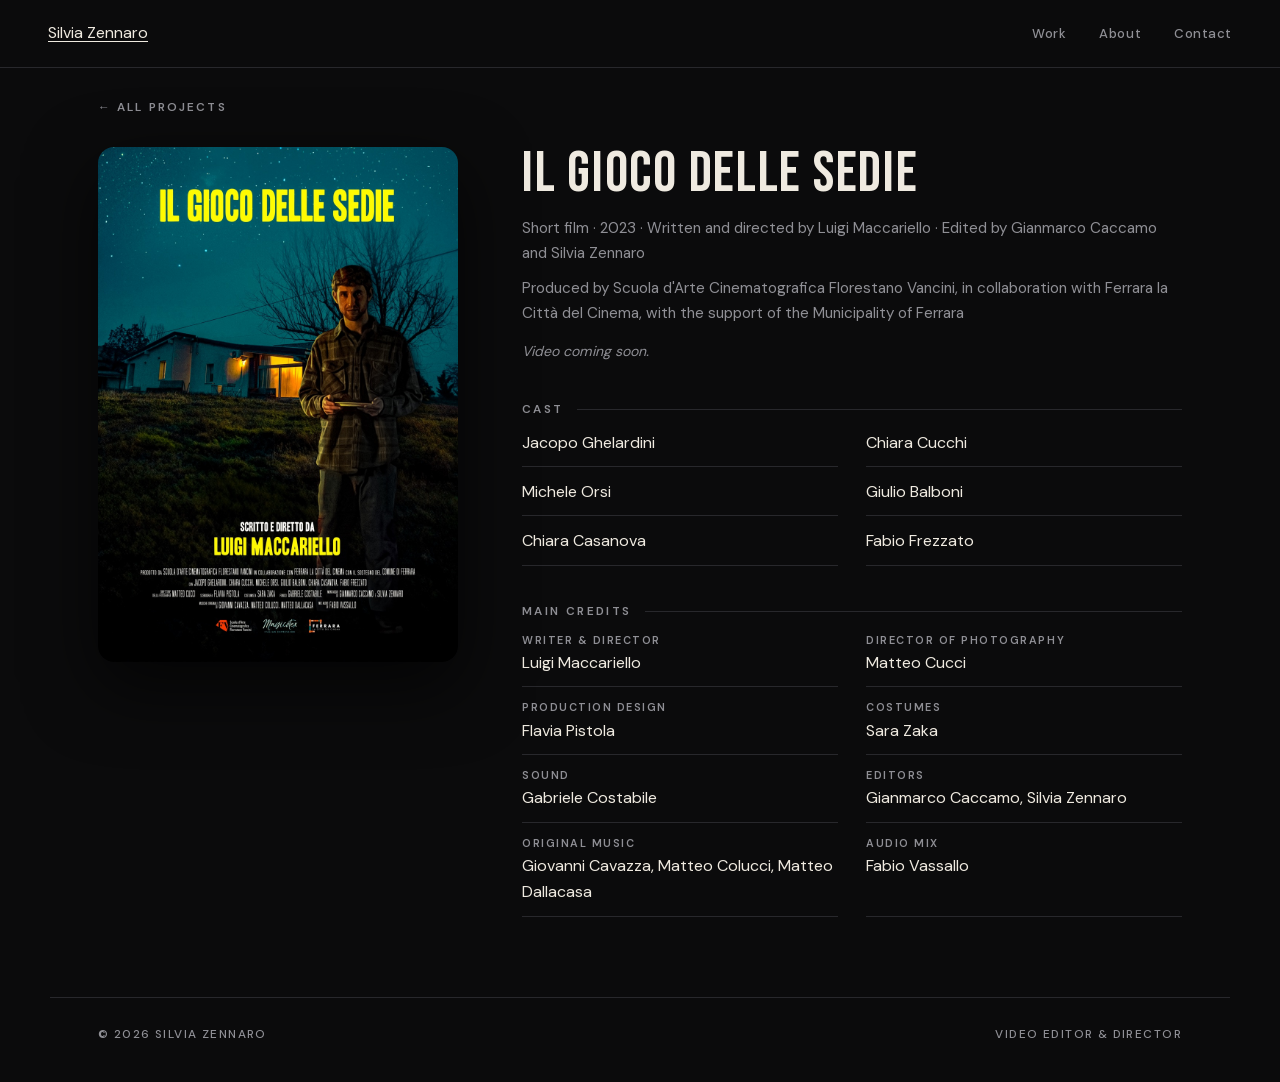
<file: il-gioco-delle-sedie.html>
<!DOCTYPE html>
<html lang="en">
<head>
  <meta charset="UTF-8">
  <meta name="viewport" content="width=device-width, initial-scale=1.0">
  <title>Il gioco delle sedie — Silvia Zennaro</title>
  <meta name="description" content="Il gioco delle sedie, written and directed by Luigi Maccariello, edited by Gianmarco Caccamo and Silvia Zennaro.">
  <link rel="preconnect" href="https://fonts.googleapis.com">
  <link rel="preconnect" href="https://fonts.gstatic.com" crossorigin>
  <link href="https://fonts.googleapis.com/css2?family=Fraunces:ital,opsz,wght@0,9..144,400;0,9..144,600;1,9..144,400&family=Inter:wght@400;500;600&display=swap" rel="stylesheet">
  <meta name="theme-color" content="#0b0b0c">
  <link rel="stylesheet" href="style.css">
</head>
<body>
  <header class="site-header">
    <a class="brand" href="index.html">Silvia Zennaro</a>
    <nav><a href="index.html#work">Work</a><a href="index.html#about">About</a><a href="index.html#contact">Contact</a></nav>
  </header>

  <main>
    <a class="back" href="index.html">← All projects</a>

    <section class="project">
      <div class="poster">
        <img src="il-gioco-delle-sedie-poster.jpg" alt="Poster of Il gioco delle sedie">
      </div>

      <div>
        <h3>Il gioco delle sedie</h3>
        <p class="meta">Short film · 2023 · Written and directed by Luigi Maccariello · Edited by Gianmarco Caccamo and Silvia Zennaro</p>
        <p class="meta">Produced by Scuola d'Arte Cinematografica Florestano Vancini, in collaboration with Ferrara la Città del Cinema, with the support of the Municipality of Ferrara</p>
        <p class="soon">Video coming soon.</p>

        <h4>Cast</h4>
        <ul class="credits">
          <li>Jacopo Ghelardini</li>
          <li>Chiara Cucchi</li>
          <li>Michele Orsi</li>
          <li>Giulio Balboni</li>
          <li>Chiara Casanova</li>
          <li>Fabio Frezzato</li>
        </ul>

        <h4>Main Credits</h4>
        <ul class="credits">
          <li><span>Writer & Director</span>Luigi Maccariello</li>
          <li><span>Director of Photography</span>Matteo Cucci</li>
          <li><span>Production Design</span>Flavia Pistola</li>
          <li><span>Costumes</span>Sara Zaka</li>
          <li><span>Sound</span>Gabriele Costabile</li>
          <li><span>Editors</span>Gianmarco Caccamo, Silvia Zennaro</li>
          <li><span>Original Music</span>Giovanni Cavazza, Matteo Colucci, Matteo Dallacasa</li>
          <li><span>Audio Mix</span>Fabio Vassallo</li>
        </ul>
      </div>
    </section>
  </main>

  <footer><span>© 2026 Silvia Zennaro</span><span>Video Editor &amp; Director</span></footer>
</body>
</html>
</file>
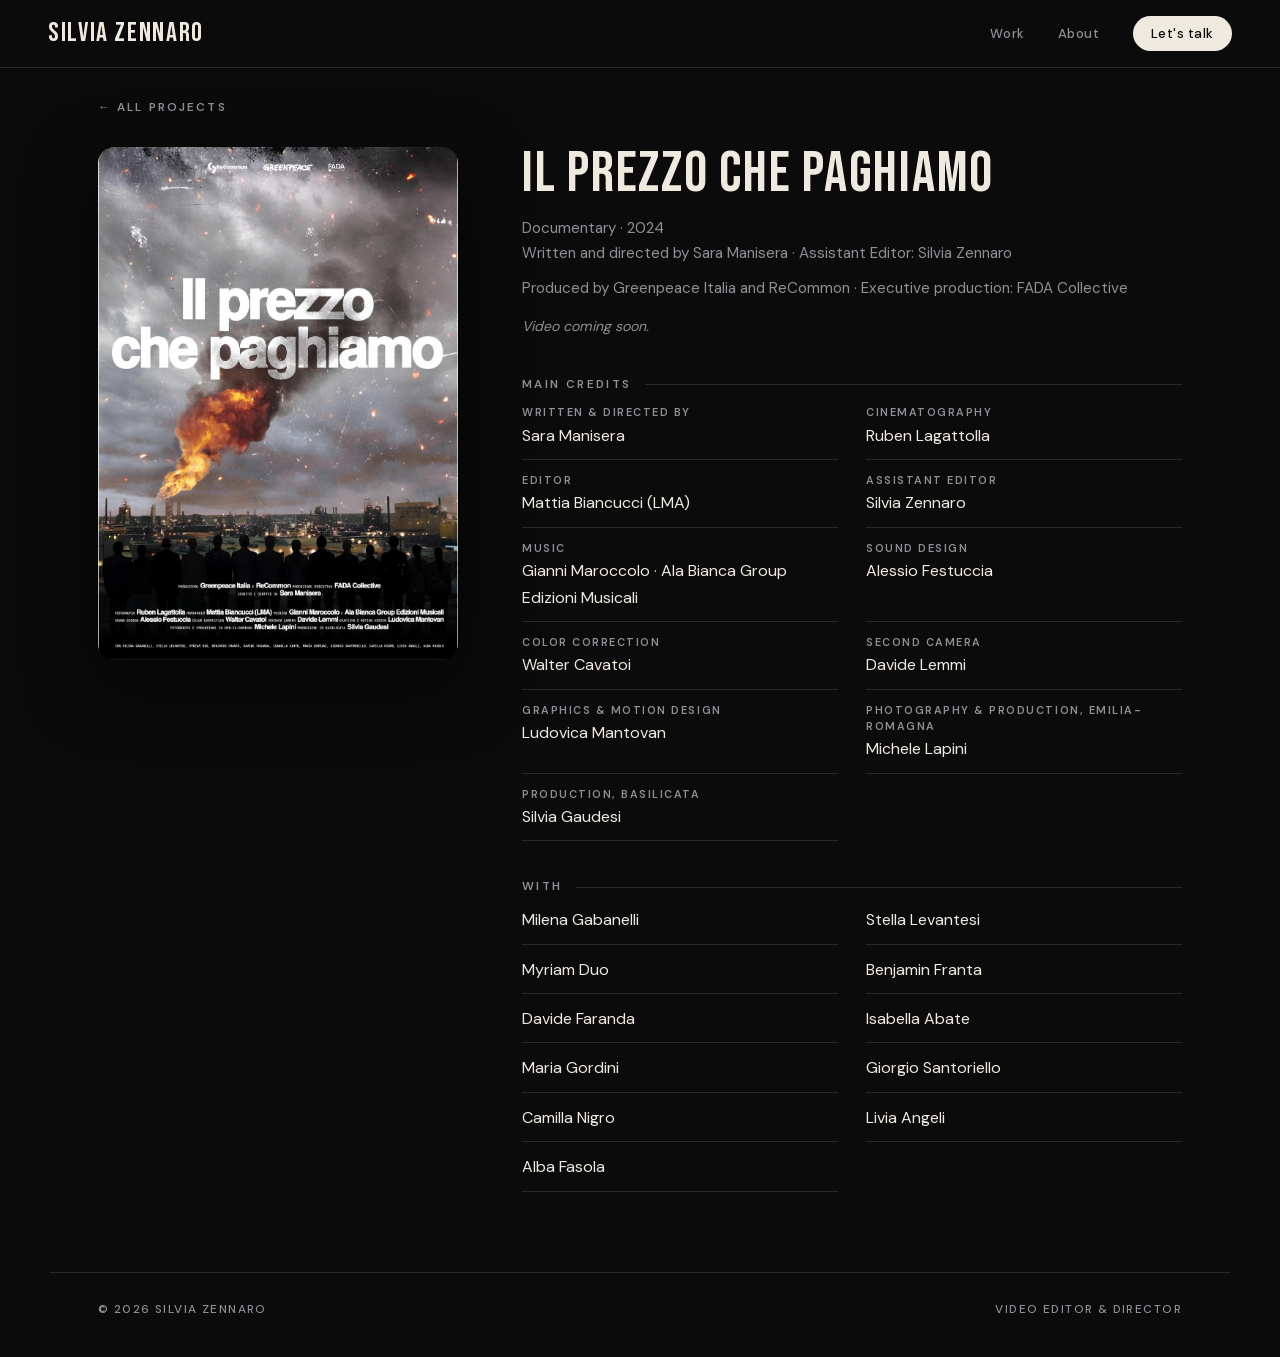
<file: il-prezzo-che-paghiamo.html>
<!DOCTYPE html>
<html lang="en">
<head>
  <meta charset="UTF-8">
  <meta name="viewport" content="width=device-width, initial-scale=1.0">
  <title>Il prezzo che paghiamo — Silvia Zennaro</title>
  <meta name="description" content="Il prezzo che paghiamo (2024), a documentary by Sara Manisera produced by Greenpeace Italia and ReCommon, on which Silvia Zennaro worked as assistant editor.">
  <meta name="theme-color" content="#0b0b0c">
  <link rel="stylesheet" href="style.css">
</head>
<body>
  <header>
    <h1><a href="index.html">Silvia Zennaro</a></h1>
    <nav>
      <a href="index.html#work">Work</a>
      <a href="index.html#about">About</a>
      <a class="cta" href="index.html#contact">Let's talk</a>
    </nav>
  </header>

  <main>
    <a class="back" href="index.html">← All projects</a>

    <section class="project">
      <div class="poster">
        <img src="il-prezzo-che-paghiamo-poster.jpg" alt="Poster of Il prezzo che paghiamo, a documentary by Sara Manisera">
      </div>

      <div>
        <h3>Il prezzo che paghiamo</h3>
        <p class="meta">Documentary · 2024<br>
          Written and directed by Sara Manisera · Assistant Editor: Silvia Zennaro</p>
        <p class="meta">Produced by Greenpeace Italia and ReCommon · Executive production: FADA Collective</p>
        <p class="soon">Video coming soon.</p>

        <h4>Main Credits</h4>
        <ul class="credits">
          <li><span>Written &amp; Directed by</span>Sara Manisera</li>
          <li><span>Cinematography</span>Ruben Lagattolla</li>
          <li><span>Editor</span>Mattia Biancucci (LMA)</li>
          <li><span>Assistant Editor</span>Silvia Zennaro</li>
          <li><span>Music</span>Gianni Maroccolo · Ala Bianca Group Edizioni Musicali</li>
          <li><span>Sound Design</span>Alessio Festuccia</li>
          <li><span>Color Correction</span>Walter Cavatoi</li>
          <li><span>Second Camera</span>Davide Lemmi</li>
          <li><span>Graphics &amp; Motion Design</span>Ludovica Mantovan</li>
          <li><span>Photography &amp; Production, Emilia-Romagna</span>Michele Lapini</li>
          <li><span>Production, Basilicata</span>Silvia Gaudesi</li>
        </ul>

        <h4>With</h4>
        <ul class="credits">
          <li>Milena Gabanelli</li>
          <li>Stella Levantesi</li>
          <li>Myriam Duo</li>
          <li>Benjamin Franta</li>
          <li>Davide Faranda</li>
          <li>Isabella Abate</li>
          <li>Maria Gordini</li>
          <li>Giorgio Santoriello</li>
          <li>Camilla Nigro</li>
          <li>Livia Angeli</li>
          <li>Alba Fasola</li>
        </ul>
      </div>
    </section>
  </main>

  <footer>
    <span>© 2026 Silvia Zennaro</span>
    <span>Video Editor &amp; Director</span>
  </footer>
</body>
</html>
</file>
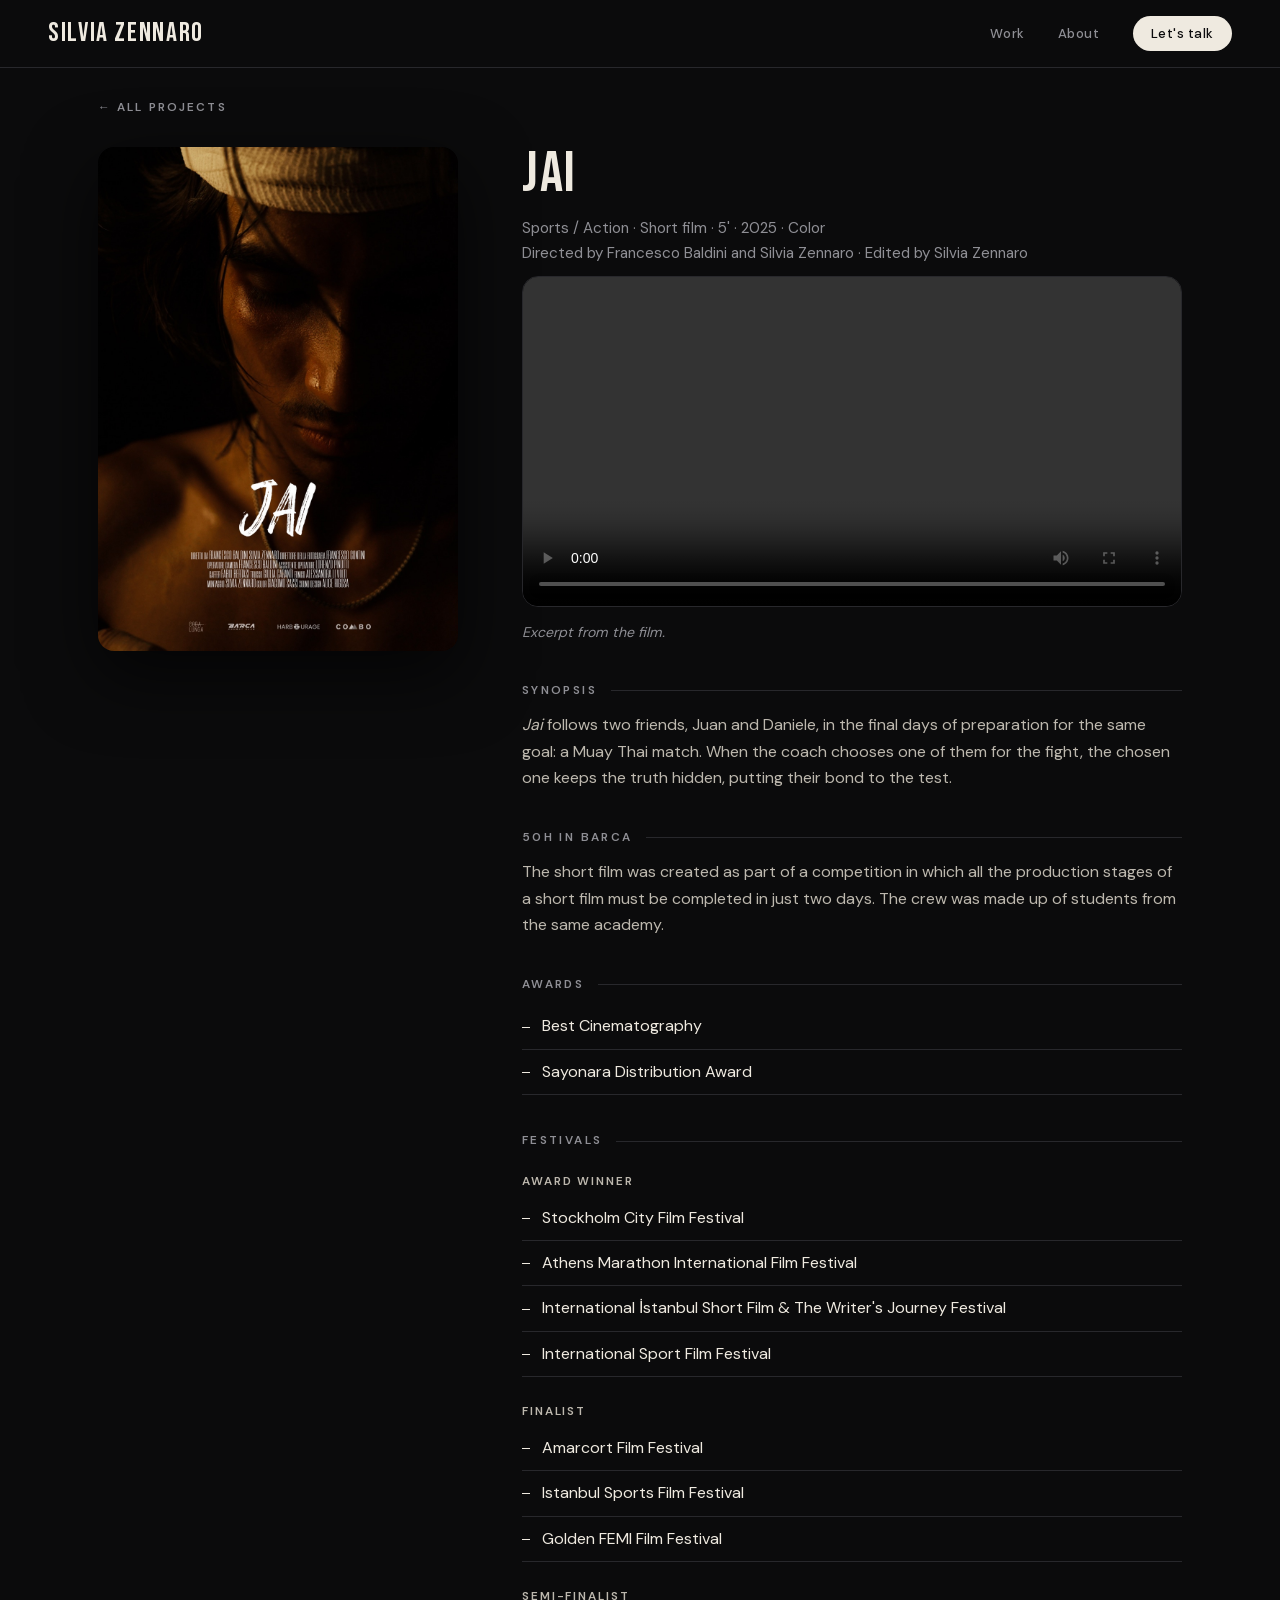
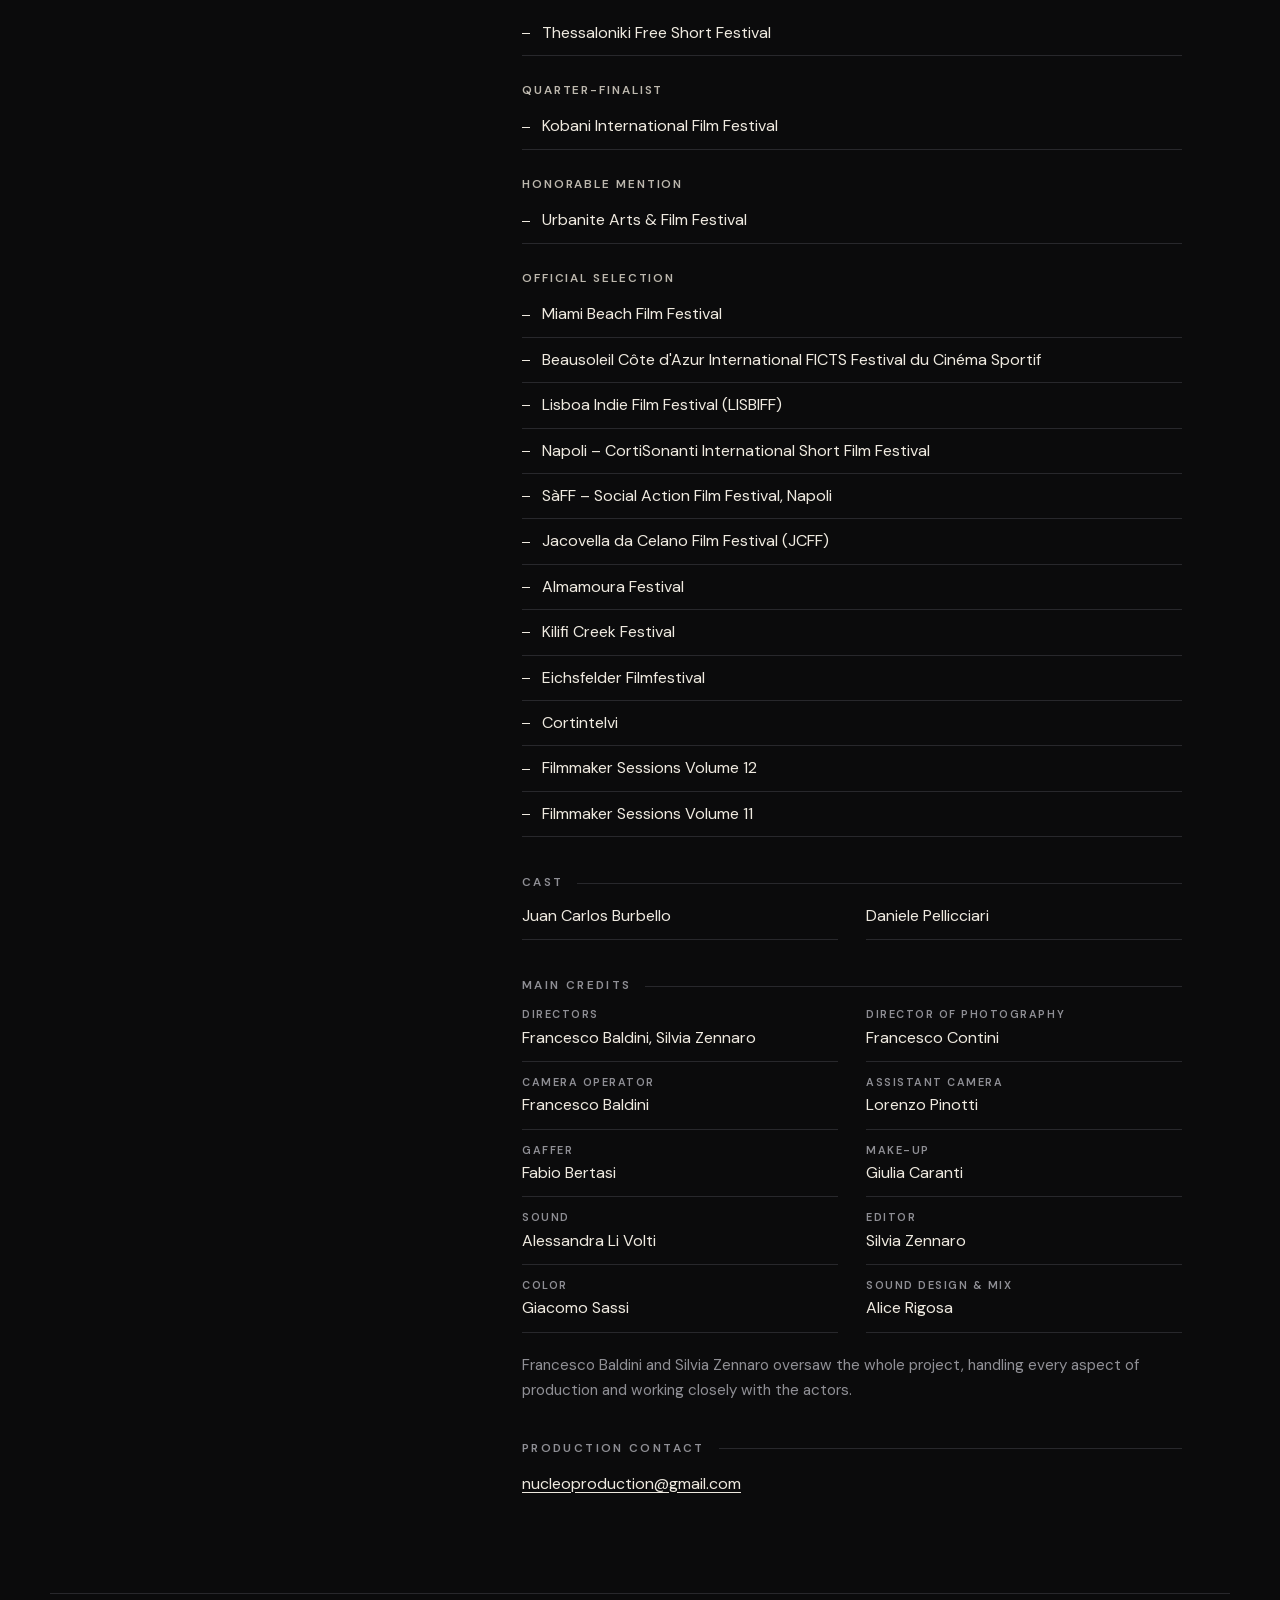
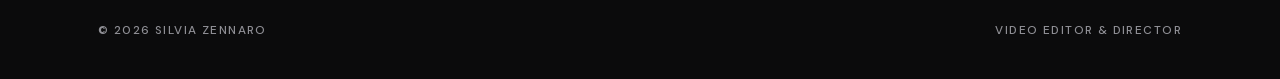
<file: jai.html>
<!DOCTYPE html>
<html lang="en">
<head>
  <meta charset="UTF-8">
  <meta name="viewport" content="width=device-width, initial-scale=1.0">
  <title>Jai — Silvia Zennaro</title>
  <meta name="description" content="Jai (2025), a Muay Thai sports short film co-directed and edited by Silvia Zennaro. Best Cinematography and Sayonara Distribution Award.">
  <meta name="theme-color" content="#0b0b0c">
  <link rel="stylesheet" href="style.css">
</head>
<body>
  <header>
    <h1><a href="index.html">Silvia Zennaro</a></h1>
    <nav>
      <a href="index.html#work">Work</a>
      <a href="index.html#about">About</a>
      <a class="cta" href="index.html#contact">Let's talk</a>
    </nav>
  </header>

  <main>
    <a class="back" href="index.html">← All projects</a>

    <section class="project">
      <div class="poster">
        <img src="jai-poster.jpg" alt="Poster of Jai, a short film by Francesco Baldini and Silvia Zennaro">
      </div>

      <div>
        <h3>Jai</h3>
        <p class="meta">Sports / Action · Short film · 5' · 2025 · Color<br>
          Directed by Francesco Baldini and Silvia Zennaro · Edited by Silvia Zennaro</p>

        <div class="video">
          <video controls playsinline preload="metadata" src="jai-clip.mp4"></video>
        </div>
        <p class="soon">Excerpt from the film.</p>

        <h4>Synopsis</h4>
        <p>
          <em>Jai</em> follows two friends, Juan and Daniele, in the final days of preparation for the same
          goal: a Muay Thai match. When the coach chooses one of them for the fight, the chosen one keeps
          the truth hidden, putting their bond to the test.
        </p>

        <h4>50H in Barca</h4>
        <p>
          The short film was created as part of a competition in which all the production stages of a
          short film must be completed in just two days. The crew was made up of students from the
          same academy.
        </p>

        <h4>Awards</h4>
        <ul class="laurels">
          <li>Best Cinematography</li>
          <li>Sayonara Distribution Award</li>
        </ul>

        <h4>Festivals</h4>
        <p class="sub">Award Winner</p>
        <ul class="laurels">
          <li>Stockholm City Film Festival</li>
          <li>Athens Marathon International Film Festival</li>
          <li>International İstanbul Short Film & The Writer's Journey Festival</li>
          <li>International Sport Film Festival</li>
        </ul>
        <p class="sub">Finalist</p>
        <ul class="laurels">
          <li>Amarcort Film Festival</li>
          <li>Istanbul Sports Film Festival</li>
          <li>Golden FEMI Film Festival</li>
        </ul>
        <p class="sub">Semi-Finalist</p>
        <ul class="laurels">
          <li>Thessaloniki Free Short Festival</li>
        </ul>
        <p class="sub">Quarter-Finalist</p>
        <ul class="laurels">
          <li>Kobani International Film Festival</li>
        </ul>
        <p class="sub">Honorable Mention</p>
        <ul class="laurels">
          <li>Urbanite Arts & Film Festival</li>
        </ul>
        <p class="sub">Official Selection</p>
        <ul class="laurels">
          <li>Miami Beach Film Festival</li>
          <li>Beausoleil Côte d'Azur International FICTS Festival du Cinéma Sportif</li>
          <li>Lisboa Indie Film Festival (LISBIFF)</li>
          <li>Napoli – CortiSonanti International Short Film Festival</li>
          <li>SàFF – Social Action Film Festival, Napoli</li>
          <li>Jacovella da Celano Film Festival (JCFF)</li>
          <li>Almamoura Festival</li>
          <li>Kilifi Creek Festival</li>
          <li>Eichsfelder Filmfestival</li>
          <li>Cortintelvi</li>
          <li>Filmmaker Sessions Volume 12</li>
          <li>Filmmaker Sessions Volume 11</li>
        </ul>

        <h4>Cast</h4>
        <ul class="credits">
          <li>Juan Carlos Burbello</li>
          <li>Daniele Pellicciari</li>
        </ul>

        <h4>Main Credits</h4>
        <ul class="credits">
          <li><span>Directors</span>Francesco Baldini, Silvia Zennaro</li>
          <li><span>Director of Photography</span>Francesco Contini</li>
          <li><span>Camera Operator</span>Francesco Baldini</li>
          <li><span>Assistant Camera</span>Lorenzo Pinotti</li>
          <li><span>Gaffer</span>Fabio Bertasi</li>
          <li><span>Make-up</span>Giulia Caranti</li>
          <li><span>Sound</span>Alessandra Li Volti</li>
          <li><span>Editor</span>Silvia Zennaro</li>
          <li><span>Color</span>Giacomo Sassi</li>
          <li><span>Sound Design & Mix</span>Alice Rigosa</li>
        </ul>
        <p class="meta" style="margin-top:20px">Francesco Baldini and Silvia Zennaro oversaw the whole
          project, handling every aspect of production and working closely with the actors.</p>

        <h4>Production Contact</h4>
        <p><a href="mailto:nucleoproduction@gmail.com">nucleoproduction@gmail.com</a></p>
      </div>
    </section>
  </main>

  <footer>
    <span>© 2026 Silvia Zennaro</span>
    <span>Video Editor &amp; Director</span>
  </footer>
</body>
</html>
</file>
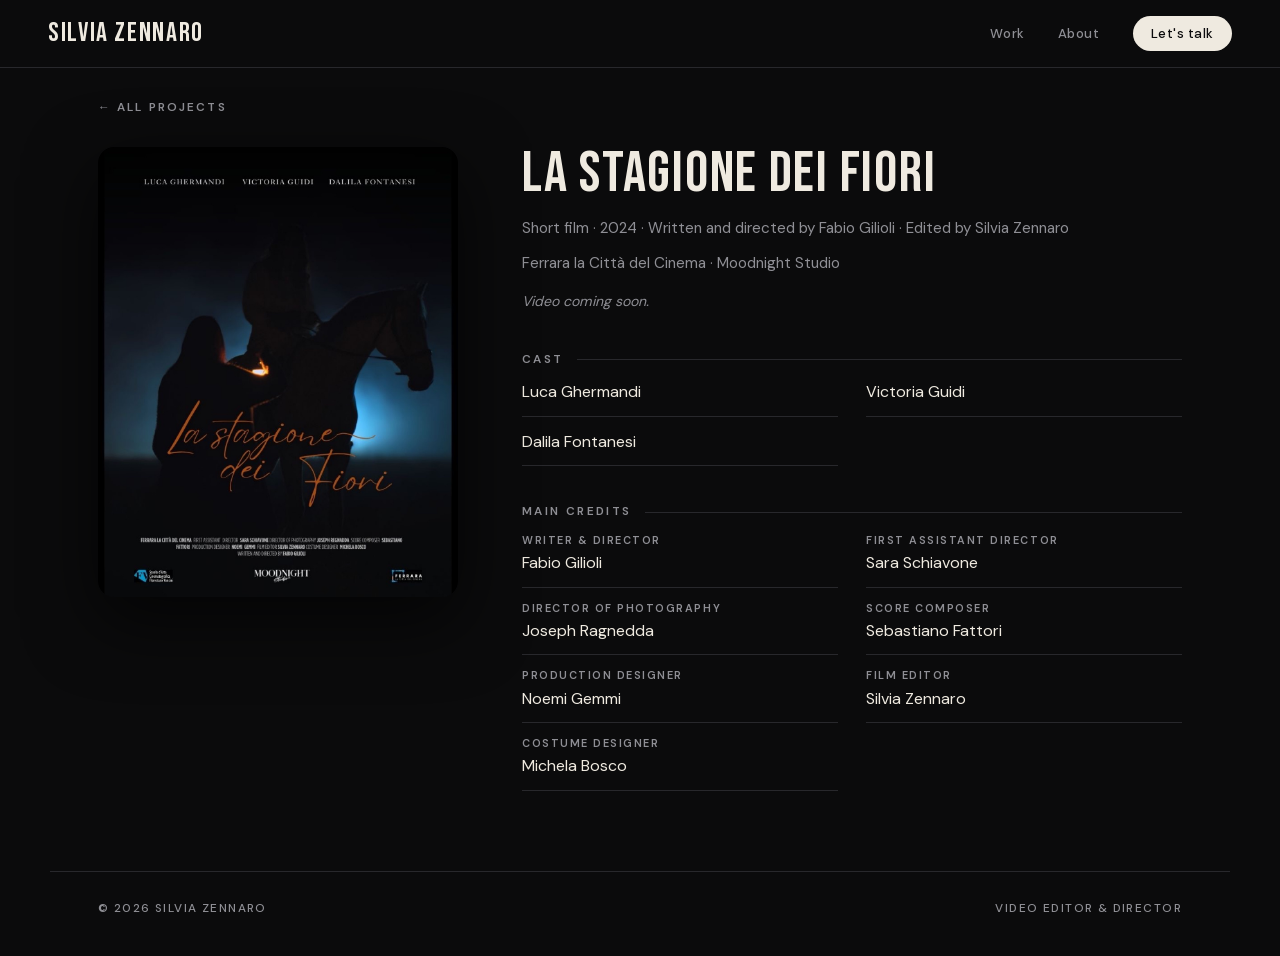
<file: la-stagione-dei-fiori.html>
<!DOCTYPE html>
<html lang="en">
<head>
  <meta charset="UTF-8">
  <meta name="viewport" content="width=device-width, initial-scale=1.0">
  <title>La stagione dei fiori — Silvia Zennaro</title>
  <meta name="description" content="La stagione dei fiori, written and directed by Fabio Gilioli, edited by Silvia Zennaro.">
  <meta name="theme-color" content="#0b0b0c">
  <link rel="stylesheet" href="style.css">
</head>
<body>
  <header>
    <h1><a href="index.html">Silvia Zennaro</a></h1>
    <nav>
      <a href="index.html#work">Work</a>
      <a href="index.html#about">About</a>
      <a class="cta" href="index.html#contact">Let's talk</a>
    </nav>
  </header>

  <main>
    <a class="back" href="index.html">← All projects</a>

    <section class="project">
      <div class="poster">
        <img src="la-stagione-dei-fiori-poster.jpg" alt="Poster of La stagione dei fiori">
      </div>

      <div>
        <h3>La stagione dei fiori</h3>
        <p class="meta">Short film · 2024 · Written and directed by Fabio Gilioli · Edited by Silvia Zennaro</p>
        <p class="meta">Ferrara la Città del Cinema · Moodnight Studio</p>
        <p class="soon">Video coming soon.</p>

        <h4>Cast</h4>
        <ul class="credits">
          <li>Luca Ghermandi</li>
          <li>Victoria Guidi</li>
          <li>Dalila Fontanesi</li>
        </ul>

        <h4>Main Credits</h4>
        <ul class="credits">
          <li><span>Writer & Director</span>Fabio Gilioli</li>
          <li><span>First Assistant Director</span>Sara Schiavone</li>
          <li><span>Director of Photography</span>Joseph Ragnedda</li>
          <li><span>Score Composer</span>Sebastiano Fattori</li>
          <li><span>Production Designer</span>Noemi Gemmi</li>
          <li><span>Film Editor</span>Silvia Zennaro</li>
          <li><span>Costume Designer</span>Michela Bosco</li>
        </ul>
      </div>
    </section>
  </main>

  <footer>
    <span>© 2026 Silvia Zennaro</span>
    <span>Video Editor &amp; Director</span>
  </footer>
</body>
</html>
</file>
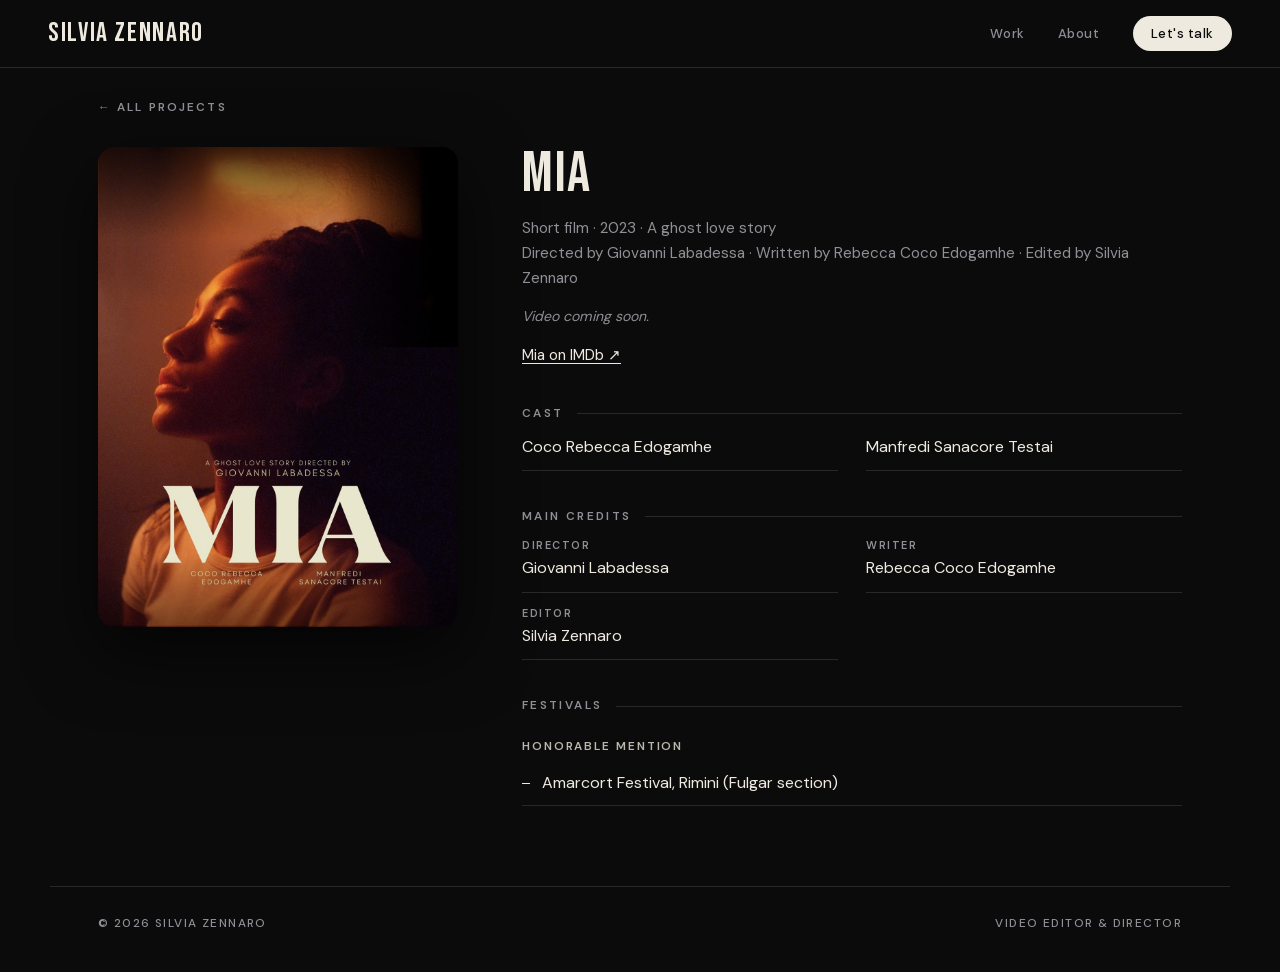
<file: mia.html>
<!DOCTYPE html>
<html lang="en">
<head>
  <meta charset="UTF-8">
  <meta name="viewport" content="width=device-width, initial-scale=1.0">
  <title>Mia — Silvia Zennaro</title>
  <meta name="description" content="Mia, a ghost love story directed by Giovanni Labadessa, edited by Silvia Zennaro.">
  <meta name="theme-color" content="#0b0b0c">
  <link rel="stylesheet" href="style.css">
</head>
<body>
  <header>
    <h1><a href="index.html">Silvia Zennaro</a></h1>
    <nav>
      <a href="index.html#work">Work</a>
      <a href="index.html#about">About</a>
      <a class="cta" href="index.html#contact">Let's talk</a>
    </nav>
  </header>

  <main>
    <a class="back" href="index.html">← All projects</a>

    <section class="project">
      <div class="poster">
        <img src="mia-poster.jpg" alt="Poster of Mia">
      </div>

      <div>
        <h3>Mia</h3>
        <p class="meta">Short film · 2023 · A ghost love story<br>Directed by Giovanni Labadessa · Written by Rebecca Coco Edogamhe · Edited by Silvia Zennaro</p>
        <p class="soon">Video coming soon.</p>
        <p class="meta"><a href="https://www.imdb.com/title/tt20419976/">Mia on IMDb ↗</a></p>

        <h4>Cast</h4>
        <ul class="credits">
          <li>Coco Rebecca Edogamhe</li>
          <li>Manfredi Sanacore Testai</li>
        </ul>

        <h4>Main Credits</h4>
        <ul class="credits">
          <li><span>Director</span>Giovanni Labadessa</li>
          <li><span>Writer</span>Rebecca Coco Edogamhe</li>
          <li><span>Editor</span>Silvia Zennaro</li>
        </ul>

        <h4>Festivals</h4>
        <p class="sub">Honorable Mention</p>
        <ul class="laurels">
          <li>Amarcort Festival, Rimini (Fulgar section)</li>
        </ul>
      </div>
    </section>
  </main>

  <footer>
    <span>© 2026 Silvia Zennaro</span>
    <span>Video Editor &amp; Director</span>
  </footer>
</body>
</html>
</file>
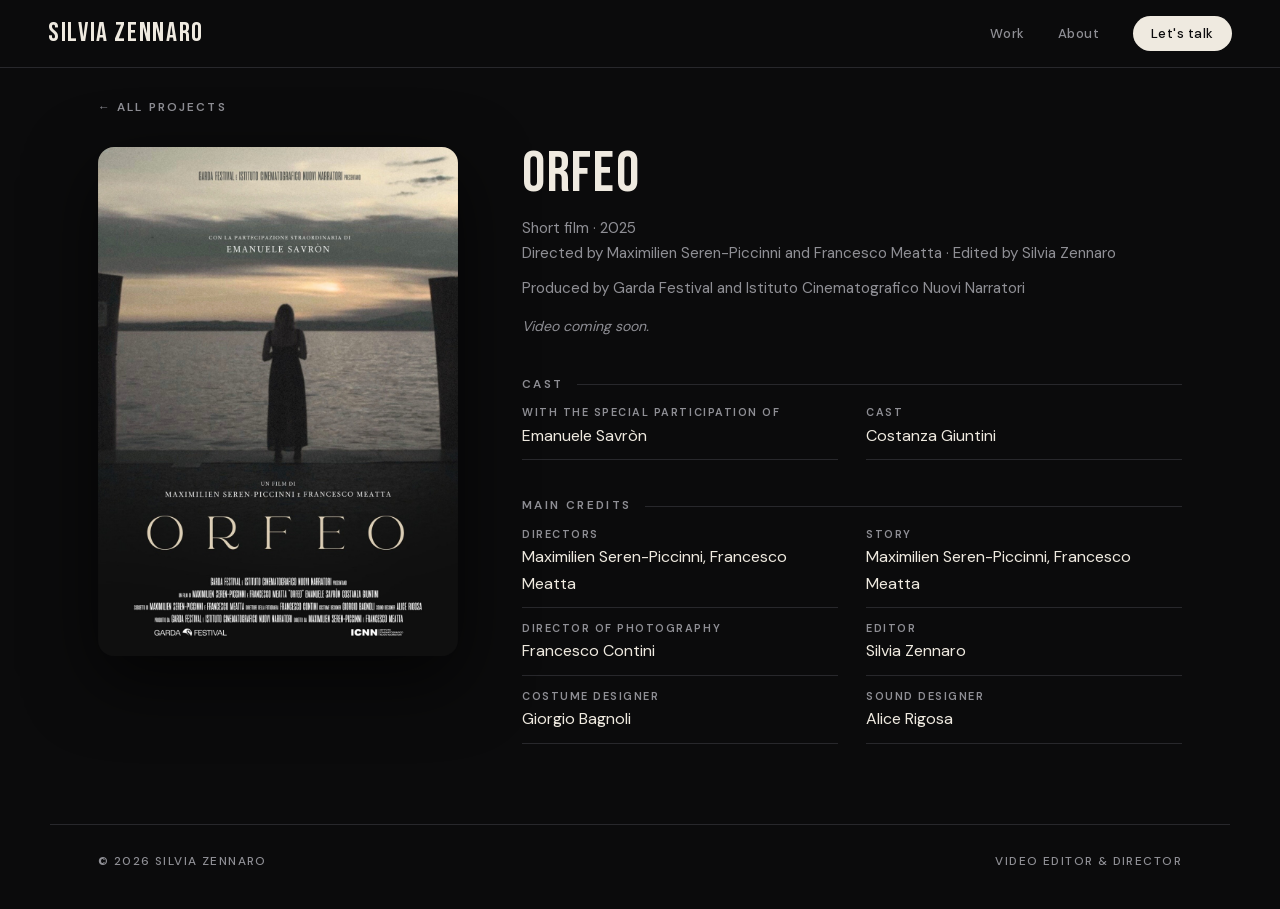
<file: orfeo.html>
<!DOCTYPE html>
<html lang="en">
<head>
  <meta charset="UTF-8">
  <meta name="viewport" content="width=device-width, initial-scale=1.0">
  <title>Orfeo — Silvia Zennaro</title>
  <meta name="description" content="Orfeo (2025), a short film by Maximilien Seren-Piccinni and Francesco Meatta, edited by Silvia Zennaro. Produced by Garda Festival and Istituto Cinematografico Nuovi Narratori.">
  <meta name="theme-color" content="#0b0b0c">
  <link rel="stylesheet" href="style.css">
</head>
<body>
  <header>
    <h1><a href="index.html">Silvia Zennaro</a></h1>
    <nav>
      <a href="index.html#work">Work</a>
      <a href="index.html#about">About</a>
      <a class="cta" href="index.html#contact">Let's talk</a>
    </nav>
  </header>

  <main>
    <a class="back" href="index.html">← All projects</a>

    <section class="project">
      <div class="poster">
        <img src="orfeo-poster.jpg" alt="Poster of Orfeo, a film by Maximilien Seren-Piccinni and Francesco Meatta">
      </div>

      <div>
        <h3>Orfeo</h3>
        <p class="meta">Short film · 2025<br>
          Directed by Maximilien Seren-Piccinni and Francesco Meatta · Edited by Silvia Zennaro</p>
        <p class="meta">Produced by Garda Festival and Istituto Cinematografico Nuovi Narratori</p>
        <p class="soon">Video coming soon.</p>

        <h4>Cast</h4>
        <ul class="credits">
          <li><span>With the special participation of</span>Emanuele Savròn</li>
          <li><span>Cast</span>Costanza Giuntini</li>
        </ul>

        <h4>Main Credits</h4>
        <ul class="credits">
          <li><span>Directors</span>Maximilien Seren-Piccinni, Francesco Meatta</li>
          <li><span>Story</span>Maximilien Seren-Piccinni, Francesco Meatta</li>
          <li><span>Director of Photography</span>Francesco Contini</li>
          <li><span>Editor</span>Silvia Zennaro</li>
          <li><span>Costume Designer</span>Giorgio Bagnoli</li>
          <li><span>Sound Designer</span>Alice Rigosa</li>
        </ul>
      </div>
    </section>
  </main>

  <footer>
    <span>© 2026 Silvia Zennaro</span>
    <span>Video Editor &amp; Director</span>
  </footer>
</body>
</html>
</file>
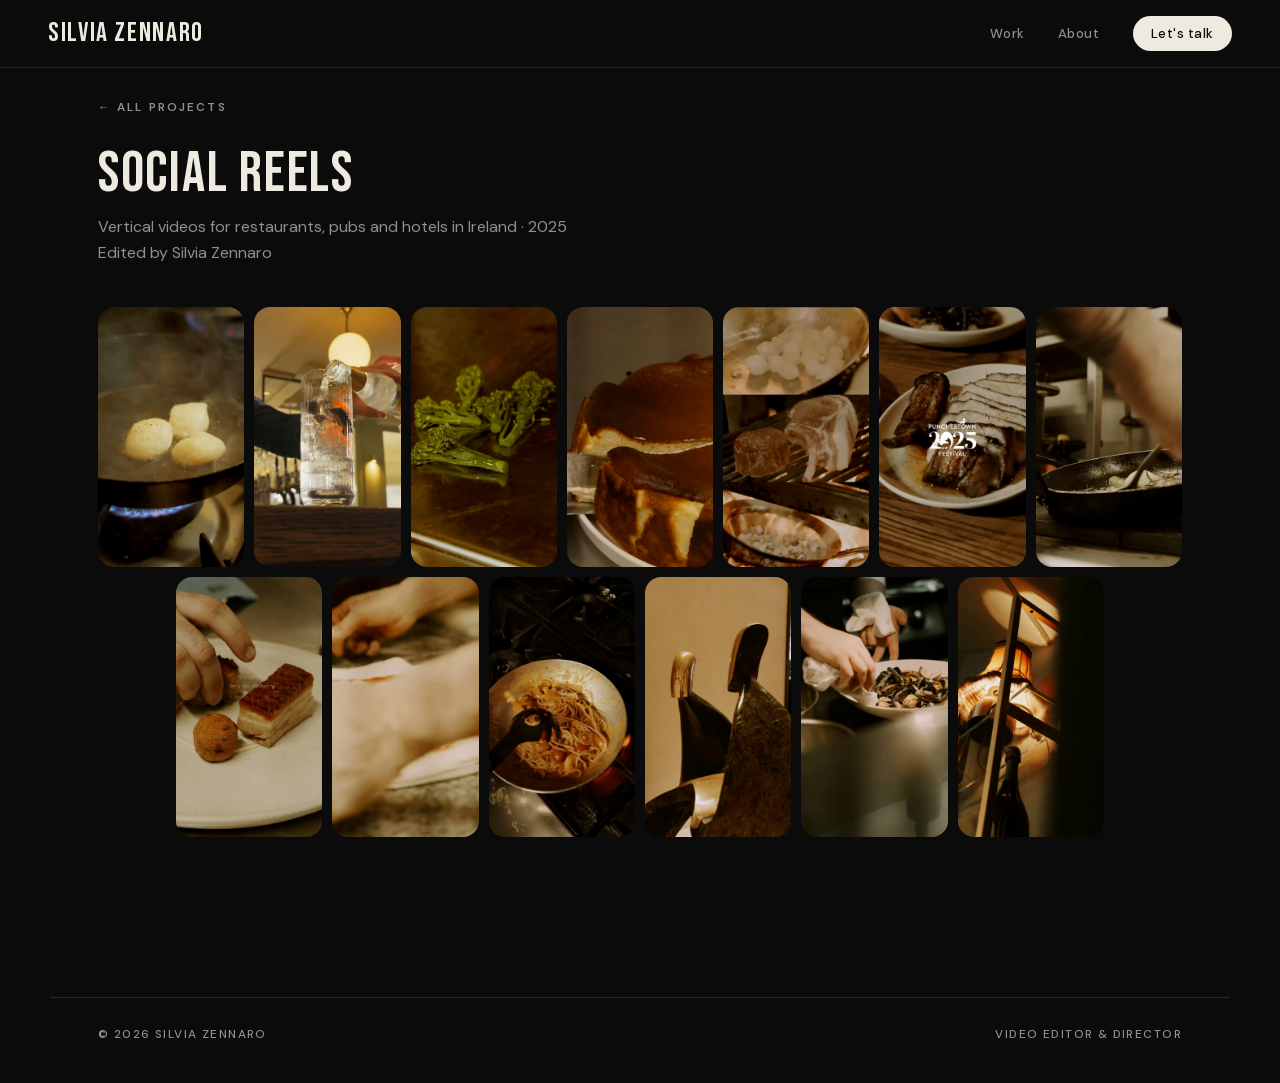
<file: social-reels.html>
<!DOCTYPE html>
<html lang="en">
<head>
  <meta charset="UTF-8">
  <meta name="viewport" content="width=device-width, initial-scale=1.0">
  <title>Social Reels — Silvia Zennaro</title>
  <meta name="description" content="Vertical social media reels for restaurants, pubs and hotels in Ireland, edited by Silvia Zennaro.">
  <meta name="theme-color" content="#0b0b0c">
  <link rel="stylesheet" href="style.css?v=9">
</head>
<body>
  <header>
    <h1><a href="index.html">Silvia Zennaro</a></h1>
    <nav>
      <a href="index.html#work">Work</a>
      <a href="index.html#about">About</a>
      <a class="cta" href="index.html#contact">Let's talk</a>
    </nav>
  </header>

  <main>
    <a class="back" href="index.html">← All projects</a>

    <section class="reels-head">
      <h3>Social Reels</h3>
      <p>Vertical videos for restaurants, pubs and hotels in Ireland · 2025<br>Edited by Silvia Zennaro</p>
    </section>

    <div class="reels">
      <a class="reel-item" href="reel-cow-1.mp4" aria-label="Play The Cow Pub &amp; Kitchen, reel 1">
        <img src="reel-cow-1.jpg" width="720" height="1280" alt="" loading="lazy">
        <span><b>The Cow Pub &amp; Kitchen</b>Dublin</span>
      </a>
      <a class="reel-item" href="reel-cow-2.mp4" aria-label="Play The Cow Pub &amp; Kitchen, reel 2">
        <img src="reel-cow-2.jpg" width="720" height="1280" alt="" loading="lazy">
        <span><b>The Cow Pub &amp; Kitchen</b>Dublin</span>
      </a>
      <a class="reel-item" href="reel-cow-3.mp4" aria-label="Play The Cow Pub &amp; Kitchen, reel 3">
        <img src="reel-cow-3.jpg" width="720" height="1280" alt="" loading="lazy">
        <span><b>The Cow Pub &amp; Kitchen</b>Dublin</span>
      </a>
      <a class="reel-item" href="reel-cow-4.mp4" aria-label="Play The Cow Pub &amp; Kitchen, reel 4">
        <img src="reel-cow-4.jpg" width="720" height="1280" alt="" loading="lazy">
        <span><b>The Cow Pub &amp; Kitchen</b>Dublin</span>
      </a>
      <a class="reel-item" href="reel-nhd-1.mp4" aria-label="Play Neighbourhood, reel 1">
        <img src="reel-nhd-1.jpg" width="720" height="1280" alt="" loading="lazy">
        <span><b>Neighbourhood</b>Restaurant · Naas</span>
      </a>
      <a class="reel-item" href="reel-nhd-2.mp4" aria-label="Play Neighbourhood, reel 2">
        <img src="reel-nhd-2.jpg" width="720" height="1280" alt="" loading="lazy">
        <span><b>Neighbourhood</b>Restaurant · Naas</span>
      </a>
      <a class="reel-item" href="reel-nhd-3.mp4" aria-label="Play Neighbourhood, reel 3">
        <img src="reel-nhd-3.jpg" width="720" height="1280" alt="" loading="lazy">
        <span><b>Neighbourhood</b>Restaurant · Naas</span>
      </a>
      <a class="reel-item" href="reel-nhd-4.mp4" aria-label="Play Neighbourhood, reel 4">
        <img src="reel-nhd-4.jpg" width="720" height="1280" alt="" loading="lazy">
        <span><b>Neighbourhood</b>Restaurant · Naas</span>
      </a>
      <a class="reel-item" href="reel-caffe-1.mp4" aria-label="Play Caffè 500, reel 1">
        <img src="reel-caffe-1.jpg" width="720" height="1280" alt="" loading="lazy">
        <span><b>Caffè 500</b>Dublin</span>
      </a>
      <a class="reel-item" href="reel-caffe-2.mp4" aria-label="Play Caffè 500, reel 2">
        <img src="reel-caffe-2.jpg" width="720" height="1280" alt="" loading="lazy">
        <span><b>Caffè 500</b>Dublin</span>
      </a>
      <a class="reel-item" href="reel-morrison-1.mp4" aria-label="Play Morrison Hotel reel">
        <img src="reel-morrison-1.jpg" width="720" height="1280" alt="" loading="lazy">
        <span><b>Morrison Hotel</b>Dublin</span>
      </a>
      <a class="reel-item" href="reel-dws-1.mp4" aria-label="Play Dawson Street reel">
        <img src="reel-dws-1.jpg" width="720" height="1280" alt="" loading="lazy">
        <span><b>Dawson Street</b>Dublin</span>
      </a>
      <a class="reel-item" href="reel-marco-1.mp4" aria-label="Play Marco reel">
        <img src="reel-marco-1.jpg" width="720" height="1280" alt="" loading="lazy">
        <span><b>Marco</b>Donnybrook · Dublin</span>
      </a>
    </div>
  </main>

  <footer>
    <span>© 2026 Silvia Zennaro</span>
    <span>Video Editor &amp; Director</span>
  </footer>
  <dialog id="lightbox" aria-label="Reel viewer">
    <div class="lb-box">
      <video controls playsinline></video>
      <div class="lb-bar">
        <button type="button" class="lb-prev" aria-label="Previous reel">&#8249;</button>
        <p class="lb-count"></p>
        <button type="button" class="lb-next" aria-label="Next reel">&#8250;</button>
        <button type="button" class="lb-close">Close &times;</button>
      </div>
    </div>
  </dialog>
  <script>
    (function () {
      var items = [].slice.call(document.querySelectorAll('.reel-item'));
      var box = document.getElementById('lightbox');
      // with a mouse, a reel starts playing (muted) while the cursor is on it
      if (window.matchMedia('(hover: hover)').matches) {
        items.forEach(function (a) {
          var peek = null;
          function stop() { if (peek) { peek.pause(); peek.removeAttribute('src'); peek.load(); peek.remove(); peek = null; } }
          a.addEventListener('mouseenter', function () {
            stop();
            peek = document.createElement('video');
            peek.muted = true; peek.loop = true; peek.playsInline = true;
            peek.setAttribute('aria-hidden', 'true');
            peek.addEventListener('playing', function () { this.classList.add('on'); });
            peek.src = a.getAttribute('href');
            a.insertBefore(peek, a.querySelector('span'));
            var p = peek.play(); if (p) p.catch(function () {});
          });
          a.addEventListener('mouseleave', stop);
          a.addEventListener('click', stop);
        });
      }
      if (!box.showModal) return;   // old browsers just open the file
      var video = box.querySelector('video'), count = box.querySelector('.lb-count'), at = 0;
      function show(i) {
        at = (i + items.length) % items.length;
        video.poster = items[at].querySelector('img').getAttribute('src');
        video.src = items[at].getAttribute('href');
        video.setAttribute('aria-label', items[at].getAttribute('aria-label').replace('Play ', ''));
        count.textContent = (at + 1) + ' / ' + items.length;
        var p = video.play(); if (p) p.catch(function () {});
      }
      items.forEach(function (a, i) {
        a.addEventListener('click', function (e) {
          if (e.metaKey || e.ctrlKey || e.shiftKey) return;
          e.preventDefault();
          box.showModal();
          document.documentElement.style.overflow = 'hidden';
          show(i);
        });
      });
      box.addEventListener('click', function (e) {
        if (e.target.closest('.lb-prev')) show(at - 1);
        else if (e.target.closest('.lb-next')) show(at + 1);
        else if (e.target === box || e.target.closest('.lb-close')) box.close();
      });
      box.addEventListener('keydown', function (e) {
        if (e.target === video) return;
        if (e.key === 'ArrowLeft') show(at - 1);
        if (e.key === 'ArrowRight') show(at + 1);
      });
      box.addEventListener('close', function () {
        video.pause(); video.removeAttribute('src'); video.load();
        document.documentElement.style.overflow = '';
      });
    })();
  </script>
</body>
</html>
</file>
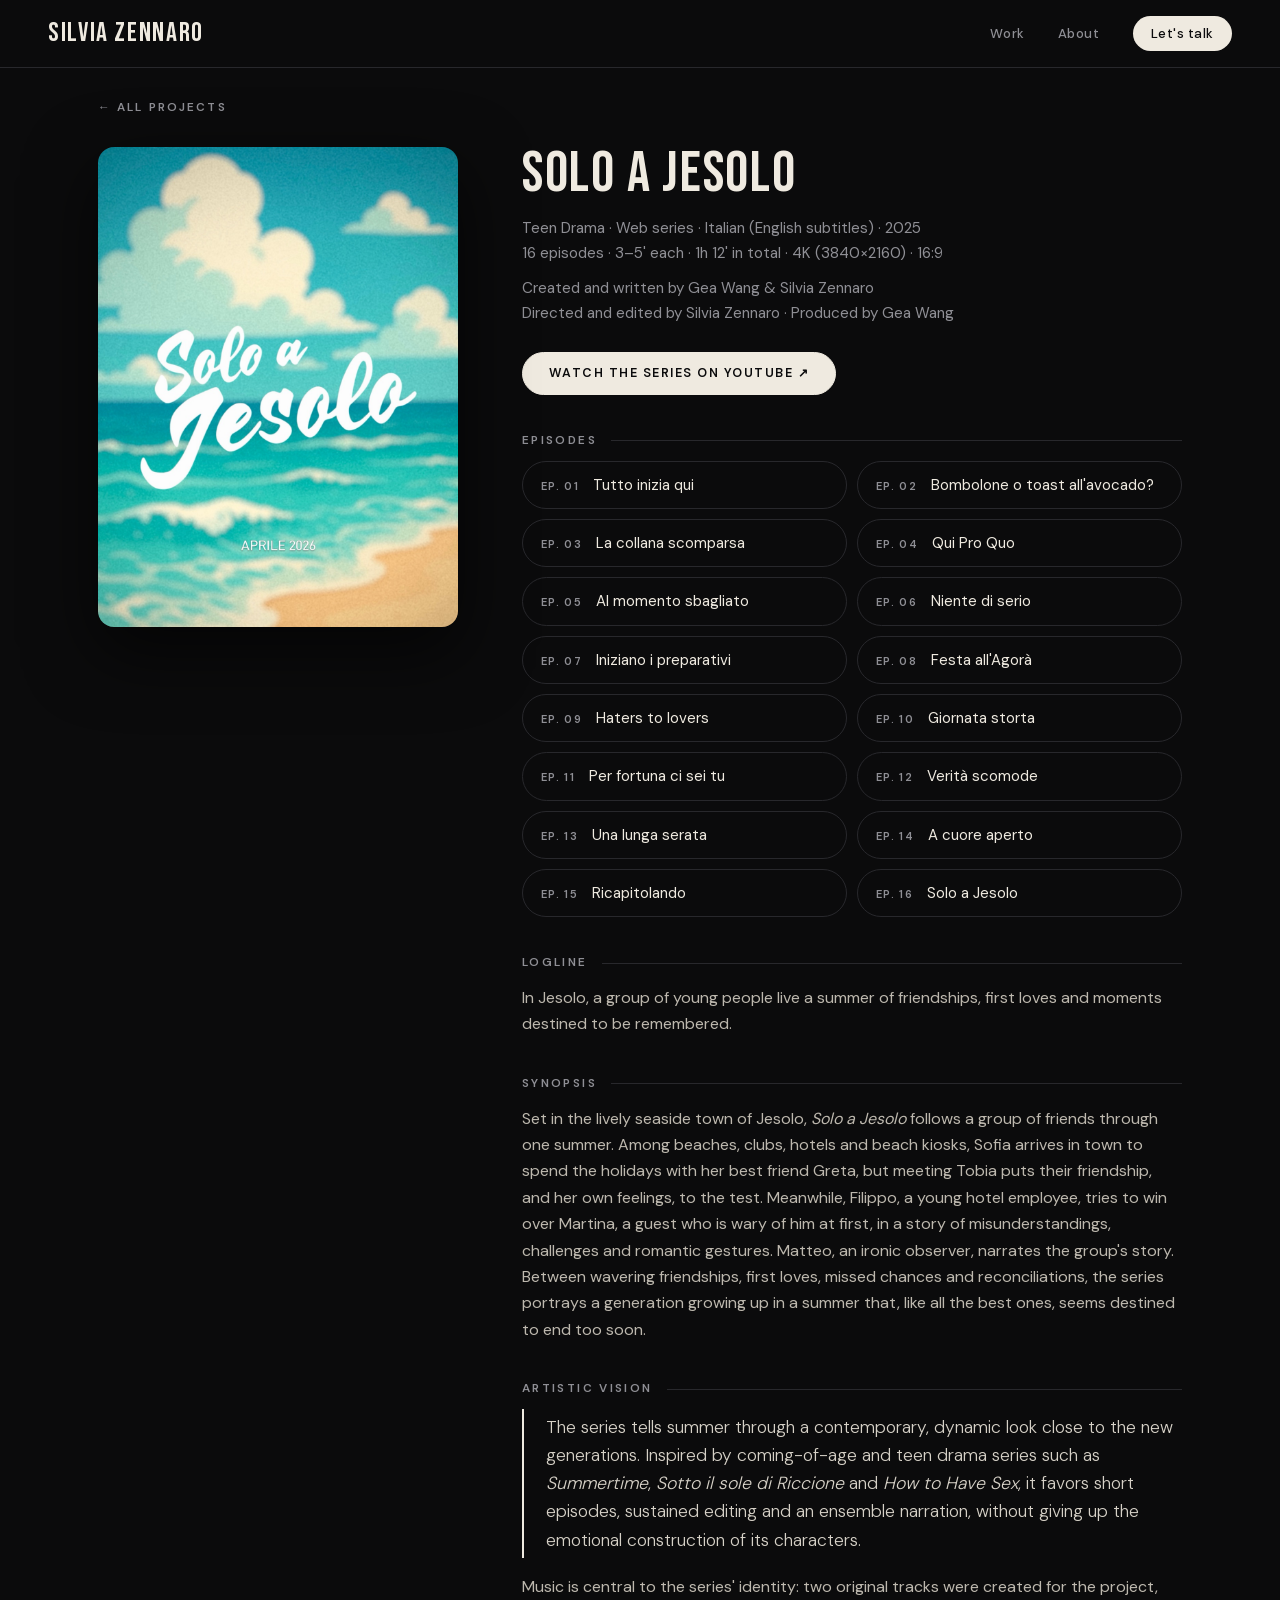
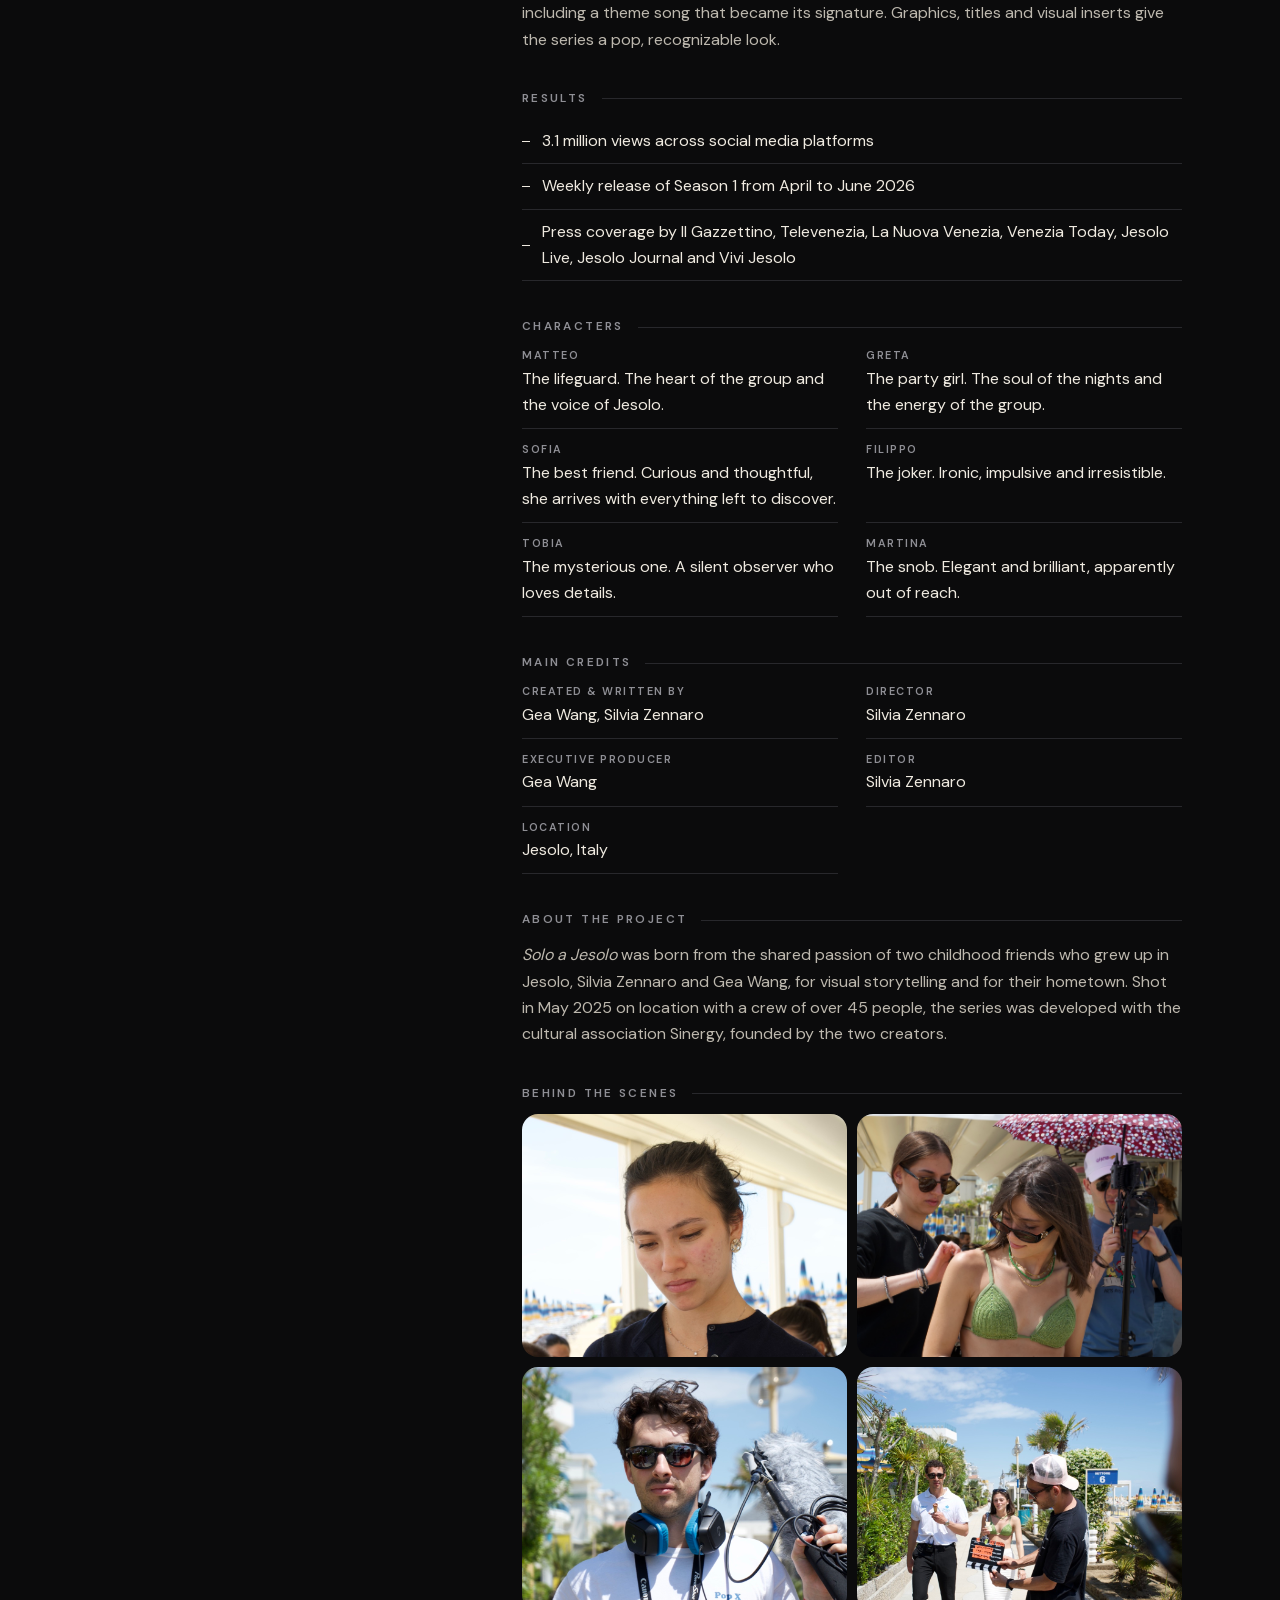
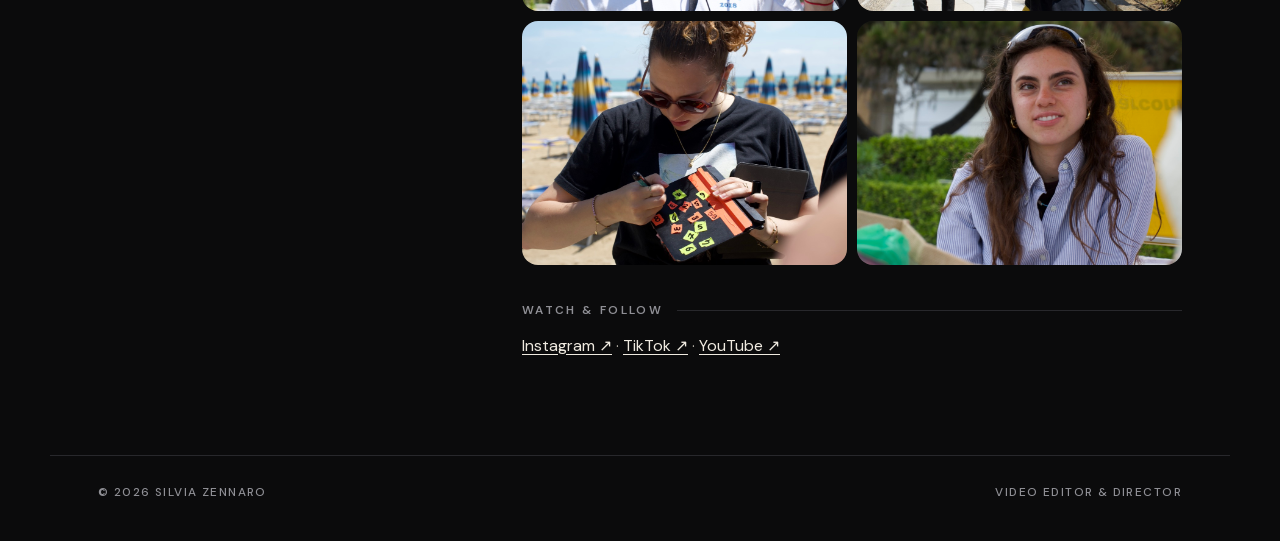
<file: solo-a-jesolo.html>
<!DOCTYPE html>
<html lang="en">
<head>
  <meta charset="UTF-8">
  <meta name="viewport" content="width=device-width, initial-scale=1.0">
  <title>Solo a Jesolo — Silvia Zennaro</title>
  <meta name="description" content="Solo a Jesolo (2025), a teen drama web series created, directed and edited by Silvia Zennaro with Gea Wang. 3.1 million views on social media.">
  <meta name="theme-color" content="#0b0b0c">
  <link rel="stylesheet" href="style.css">
</head>
<body>
  <header>
    <h1><a href="index.html">Silvia Zennaro</a></h1>
    <nav>
      <a href="index.html#work">Work</a>
      <a href="index.html#about">About</a>
      <a class="cta" href="index.html#contact">Let's talk</a>
    </nav>
  </header>

  <main>
    <a class="back" href="index.html">← All projects</a>

    <section class="project">
      <div class="poster">
        <img src="solo-a-jesolo-poster.jpg" alt="Title card of Solo a Jesolo, a web series by Silvia Zennaro and Gea Wang">
      </div>

      <div>
        <h3>Solo a Jesolo</h3>
        <p class="meta">Teen Drama · Web series · Italian (English subtitles) · 2025<br>
          16 episodes · 3–5' each · 1h 12' in total · 4K (3840×2160) · 16:9</p>
        <p class="meta">Created and written by Gea Wang &amp; Silvia Zennaro<br>
          Directed and edited by Silvia Zennaro · Produced by Gea Wang</p>
        <p style="margin:26px 0 8px">
          <a class="btn solid" href="https://www.youtube.com/playlist?list=PLQu0LDS_-ibMCXHJBG0VVz38DsyUm8QRA" target="_blank" rel="noopener">Watch the series on YouTube ↗</a>
        </p>

        <h4>Episodes</h4>
        <ol class="episodes">
          <li><a href="https://www.youtube.com/watch?v=K6lnEacG7CA&amp;list=PLQu0LDS_-ibMCXHJBG0VVz38DsyUm8QRA" target="_blank" rel="noopener"><span>Ep. 01</span>Tutto inizia qui</a></li>
          <li><a href="https://www.youtube.com/watch?v=96c5UKcI58w&amp;list=PLQu0LDS_-ibMCXHJBG0VVz38DsyUm8QRA" target="_blank" rel="noopener"><span>Ep. 02</span>Bombolone o toast all'avocado?</a></li>
          <li><a href="https://www.youtube.com/watch?v=ZeN1gZVqnsQ&amp;list=PLQu0LDS_-ibMCXHJBG0VVz38DsyUm8QRA" target="_blank" rel="noopener"><span>Ep. 03</span>La collana scomparsa</a></li>
          <li><a href="https://www.youtube.com/watch?v=FuICiPucbiU&amp;list=PLQu0LDS_-ibMCXHJBG0VVz38DsyUm8QRA" target="_blank" rel="noopener"><span>Ep. 04</span>Qui Pro Quo</a></li>
          <li><a href="https://www.youtube.com/watch?v=-cbSPzckZjo&amp;list=PLQu0LDS_-ibMCXHJBG0VVz38DsyUm8QRA" target="_blank" rel="noopener"><span>Ep. 05</span>Al momento sbagliato</a></li>
          <li><a href="https://www.youtube.com/watch?v=OZLrn-lfBb0&amp;list=PLQu0LDS_-ibMCXHJBG0VVz38DsyUm8QRA" target="_blank" rel="noopener"><span>Ep. 06</span>Niente di serio</a></li>
          <li><a href="https://www.youtube.com/watch?v=C8SGsXsqP40&amp;list=PLQu0LDS_-ibMCXHJBG0VVz38DsyUm8QRA" target="_blank" rel="noopener"><span>Ep. 07</span>Iniziano i preparativi</a></li>
          <li><a href="https://www.youtube.com/watch?v=RCZqSoq9cnA&amp;list=PLQu0LDS_-ibMCXHJBG0VVz38DsyUm8QRA" target="_blank" rel="noopener"><span>Ep. 08</span>Festa all'Agorà</a></li>
          <li><a href="https://www.youtube.com/watch?v=5MOEjRQXJEQ&amp;list=PLQu0LDS_-ibMCXHJBG0VVz38DsyUm8QRA" target="_blank" rel="noopener"><span>Ep. 09</span>Haters to lovers</a></li>
          <li><a href="https://www.youtube.com/watch?v=i8IwdZuY2eg&amp;list=PLQu0LDS_-ibMCXHJBG0VVz38DsyUm8QRA" target="_blank" rel="noopener"><span>Ep. 10</span>Giornata storta</a></li>
          <li><a href="https://www.youtube.com/watch?v=3GHfEQScNis&amp;list=PLQu0LDS_-ibMCXHJBG0VVz38DsyUm8QRA" target="_blank" rel="noopener"><span>Ep. 11</span>Per fortuna ci sei tu</a></li>
          <li><a href="https://www.youtube.com/watch?v=pok_20EZnX8&amp;list=PLQu0LDS_-ibMCXHJBG0VVz38DsyUm8QRA" target="_blank" rel="noopener"><span>Ep. 12</span>Verità scomode</a></li>
          <li><a href="https://www.youtube.com/watch?v=o6MQ0tWx1zs&amp;list=PLQu0LDS_-ibMCXHJBG0VVz38DsyUm8QRA" target="_blank" rel="noopener"><span>Ep. 13</span>Una lunga serata</a></li>
          <li><a href="https://www.youtube.com/watch?v=uR4pyhtO_k4&amp;list=PLQu0LDS_-ibMCXHJBG0VVz38DsyUm8QRA" target="_blank" rel="noopener"><span>Ep. 14</span>A cuore aperto</a></li>
          <li><a href="https://www.youtube.com/watch?v=DRmus1meWZc&amp;list=PLQu0LDS_-ibMCXHJBG0VVz38DsyUm8QRA" target="_blank" rel="noopener"><span>Ep. 15</span>Ricapitolando</a></li>
          <li><a href="https://www.youtube.com/watch?v=2LGfgiofW5A&amp;list=PLQu0LDS_-ibMCXHJBG0VVz38DsyUm8QRA" target="_blank" rel="noopener"><span>Ep. 16</span>Solo a Jesolo</a></li>
        </ol>

        <h4>Logline</h4>
        <p>
          In Jesolo, a group of young people live a summer of friendships, first loves and moments
          destined to be remembered.
        </p>

        <h4>Synopsis</h4>
        <p>
          Set in the lively seaside town of Jesolo, <em>Solo a Jesolo</em> follows a group of friends
          through one summer. Among beaches, clubs, hotels and beach kiosks, Sofia arrives in town to
          spend the holidays with her best friend Greta, but meeting Tobia puts their friendship, and
          her own feelings, to the test. Meanwhile, Filippo, a young hotel employee, tries to win over
          Martina, a guest who is wary of him at first, in a story of misunderstandings, challenges and
          romantic gestures. Matteo, an ironic observer, narrates the group's story. Between wavering
          friendships, first loves, missed chances and reconciliations, the series portrays a generation
          growing up in a summer that, like all the best ones, seems destined to end too soon.
        </p>

        <h4>Artistic Vision</h4>
        <blockquote>
          The series tells summer through a contemporary, dynamic look close to the new generations.
          Inspired by coming-of-age and teen drama series such as <em>Summertime</em>,
          <em>Sotto il sole di Riccione</em> and <em>How to Have Sex</em>, it favors short episodes,
          sustained editing and an ensemble narration, without giving up the emotional construction
          of its characters.
        </blockquote>
        <p>
          Music is central to the series' identity: two original tracks were created for the project,
          including a theme song that became its signature. Graphics, titles and visual inserts give
          the series a pop, recognizable look.
        </p>

        <h4>Results</h4>
        <ul class="laurels">
          <li>3.1 million views across social media platforms</li>
          <li>Weekly release of Season 1 from April to June 2026</li>
          <li>Press coverage by Il Gazzettino, Televenezia, La Nuova Venezia, Venezia Today, Jesolo Live, Jesolo Journal and Vivi Jesolo</li>
        </ul>

        <h4>Characters</h4>
        <ul class="credits">
          <li><span>Matteo</span>The lifeguard. The heart of the group and the voice of Jesolo.</li>
          <li><span>Greta</span>The party girl. The soul of the nights and the energy of the group.</li>
          <li><span>Sofia</span>The best friend. Curious and thoughtful, she arrives with everything left to discover.</li>
          <li><span>Filippo</span>The joker. Ironic, impulsive and irresistible.</li>
          <li><span>Tobia</span>The mysterious one. A silent observer who loves details.</li>
          <li><span>Martina</span>The snob. Elegant and brilliant, apparently out of reach.</li>
        </ul>

        <h4>Main Credits</h4>
        <ul class="credits">
          <li><span>Created &amp; Written by</span>Gea Wang, Silvia Zennaro</li>
          <li><span>Director</span>Silvia Zennaro</li>
          <li><span>Executive Producer</span>Gea Wang</li>
          <li><span>Editor</span>Silvia Zennaro</li>
          <li><span>Location</span>Jesolo, Italy</li>
        </ul>

        <h4>About the Project</h4>
        <p>
          <em>Solo a Jesolo</em> was born from the shared passion of two childhood friends who grew up
          in Jesolo, Silvia Zennaro and Gea Wang, for visual storytelling and for their hometown. Shot in
          May 2025 on location with a crew of over 45 people, the series was developed with the cultural
          association Sinergy, founded by the two creators.
        </p>

        <h4>Behind the Scenes</h4>
        <div class="gallery">
          <img src="solo-a-jesolo-1.jpg" alt="Behind the scenes of Solo a Jesolo, photo 1">
          <img src="solo-a-jesolo-2.jpg" alt="Behind the scenes of Solo a Jesolo, photo 2">
          <img src="solo-a-jesolo-3.jpg" alt="Behind the scenes of Solo a Jesolo, photo 3">
          <img src="solo-a-jesolo-4.jpg" alt="Behind the scenes of Solo a Jesolo, photo 4">
          <img src="solo-a-jesolo-5.jpg" style="object-position: center 62%" alt="Behind the scenes of Solo a Jesolo, photo 5">
          <img src="solo-a-jesolo-6.jpg" alt="Behind the scenes of Solo a Jesolo, photo 6">
        </div>

        <h4>Watch &amp; Follow</h4>
        <p>
          <a href="https://www.instagram.com/soloajesolo">Instagram ↗</a> ·
          <a href="https://www.tiktok.com/@soloajesolo">TikTok ↗</a> ·
          <a href="https://www.youtube.com/@soloajesolo">YouTube ↗</a>
        </p>
      </div>
    </section>
  </main>

  <footer>
    <span>© 2026 Silvia Zennaro</span>
    <span>Video Editor &amp; Director</span>
  </footer>
</body>
</html>
</file>
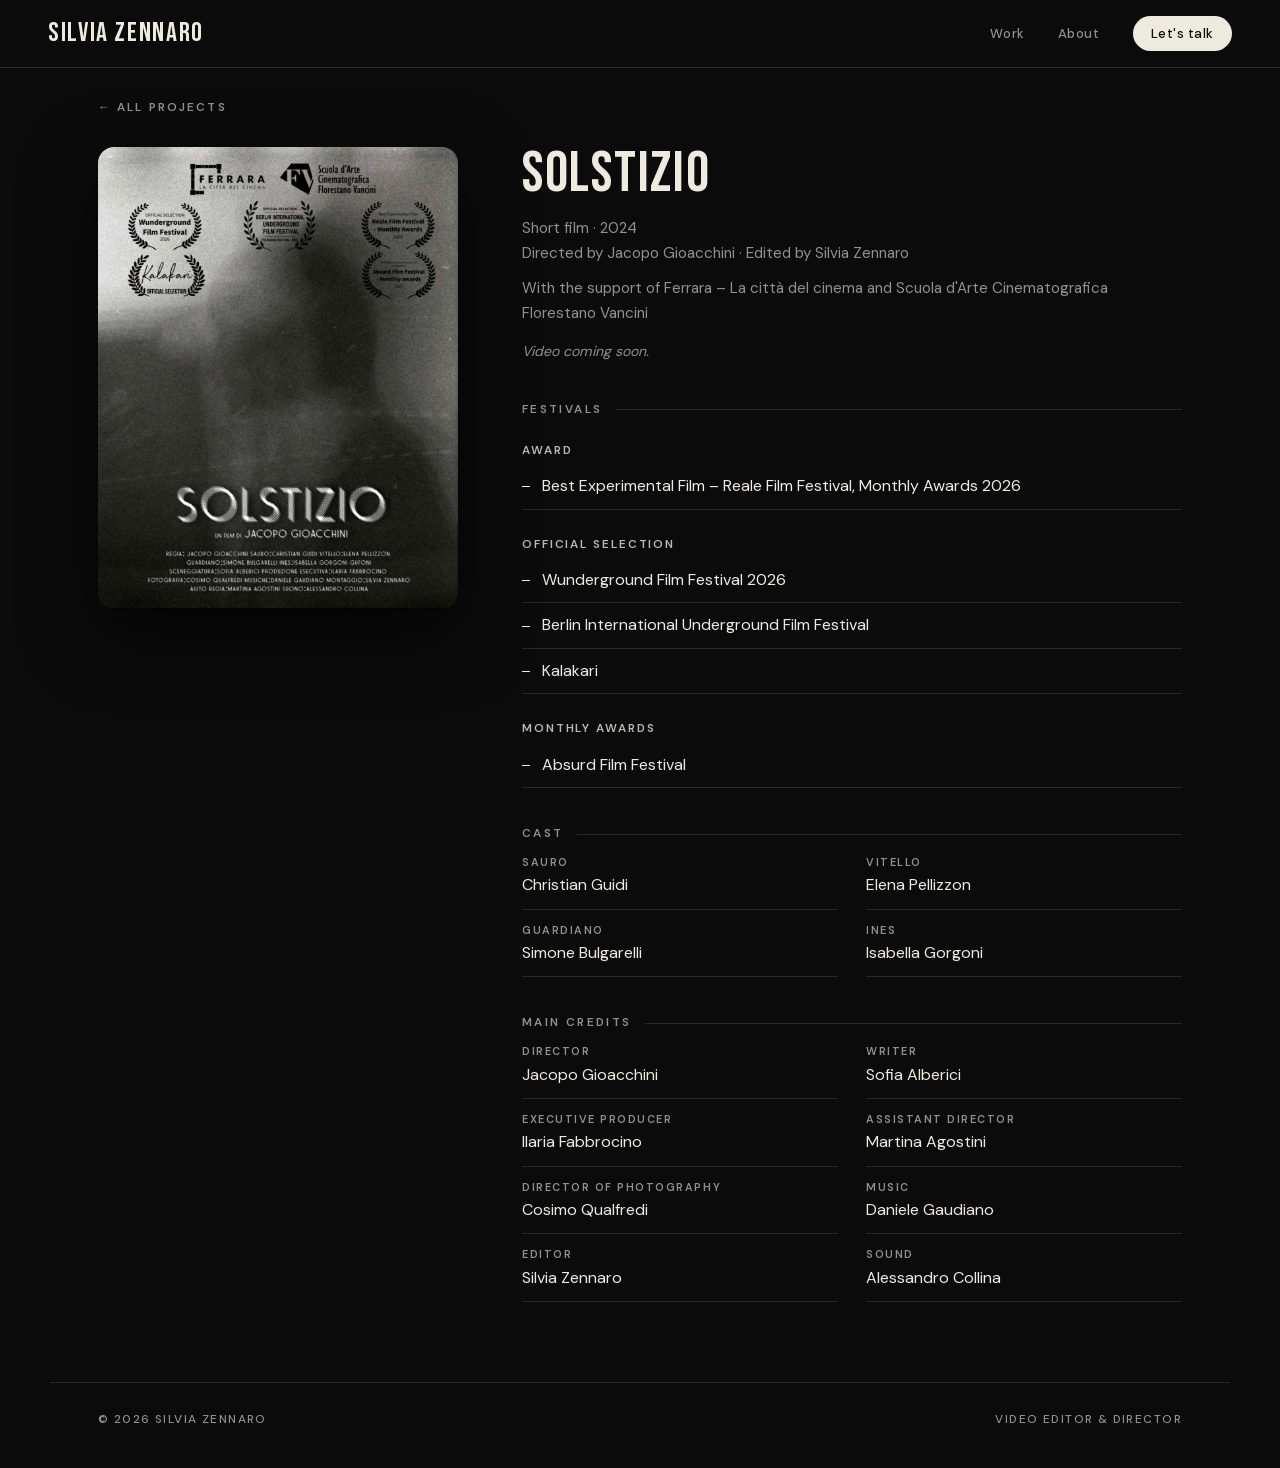
<file: solstizio.html>
<!DOCTYPE html>
<html lang="en">
<head>
  <meta charset="UTF-8">
  <meta name="viewport" content="width=device-width, initial-scale=1.0">
  <title>Solstizio — Silvia Zennaro</title>
  <meta name="description" content="Solstizio (2024), a short film by Jacopo Gioacchini, edited by Silvia Zennaro.">
  <meta name="theme-color" content="#0b0b0c">
  <link rel="stylesheet" href="style.css">
</head>
<body>
  <header>
    <h1><a href="index.html">Silvia Zennaro</a></h1>
    <nav>
      <a href="index.html#work">Work</a>
      <a href="index.html#about">About</a>
      <a class="cta" href="index.html#contact">Let's talk</a>
    </nav>
  </header>

  <main>
    <a class="back" href="index.html">← All projects</a>

    <section class="project">
      <div class="poster">
        <img src="solstizio-poster.jpg" alt="Poster of Solstizio, a film by Jacopo Gioacchini">
      </div>

      <div>
        <h3>Solstizio</h3>
        <p class="meta">Short film · 2024<br>
          Directed by Jacopo Gioacchini · Edited by Silvia Zennaro</p>
        <p class="meta">With the support of Ferrara – La città del cinema and Scuola d'Arte Cinematografica Florestano Vancini</p>
        <p class="soon">Video coming soon.</p>

        <h4>Festivals</h4>
        <p class="sub">Award</p>
        <ul class="laurels">
          <li>Best Experimental Film – Reale Film Festival, Monthly Awards 2026</li>
        </ul>
        <p class="sub">Official Selection</p>
        <ul class="laurels">
          <li>Wunderground Film Festival 2026</li>
          <li>Berlin International Underground Film Festival</li>
          <li>Kalakari</li>
        </ul>
        <p class="sub">Monthly Awards</p>
        <ul class="laurels">
          <li>Absurd Film Festival</li>
        </ul>

        <h4>Cast</h4>
        <ul class="credits">
          <li><span>Sauro</span>Christian Guidi</li>
          <li><span>Vitello</span>Elena Pellizzon</li>
          <li><span>Guardiano</span>Simone Bulgarelli</li>
          <li><span>Ines</span>Isabella Gorgoni</li>
        </ul>

        <h4>Main Credits</h4>
        <ul class="credits">
          <li><span>Director</span>Jacopo Gioacchini</li>
          <li><span>Writer</span>Sofia Alberici</li>
          <li><span>Executive Producer</span>Ilaria Fabbrocino</li>
          <li><span>Assistant Director</span>Martina Agostini</li>
          <li><span>Director of Photography</span>Cosimo Qualfredi</li>
          <li><span>Music</span>Daniele Gaudiano</li>
          <li><span>Editor</span>Silvia Zennaro</li>
          <li><span>Sound</span>Alessandro Collina</li>
        </ul>
      </div>
    </section>
  </main>

  <footer>
    <span>© 2026 Silvia Zennaro</span>
    <span>Video Editor &amp; Director</span>
  </footer>
</body>
</html>
</file>
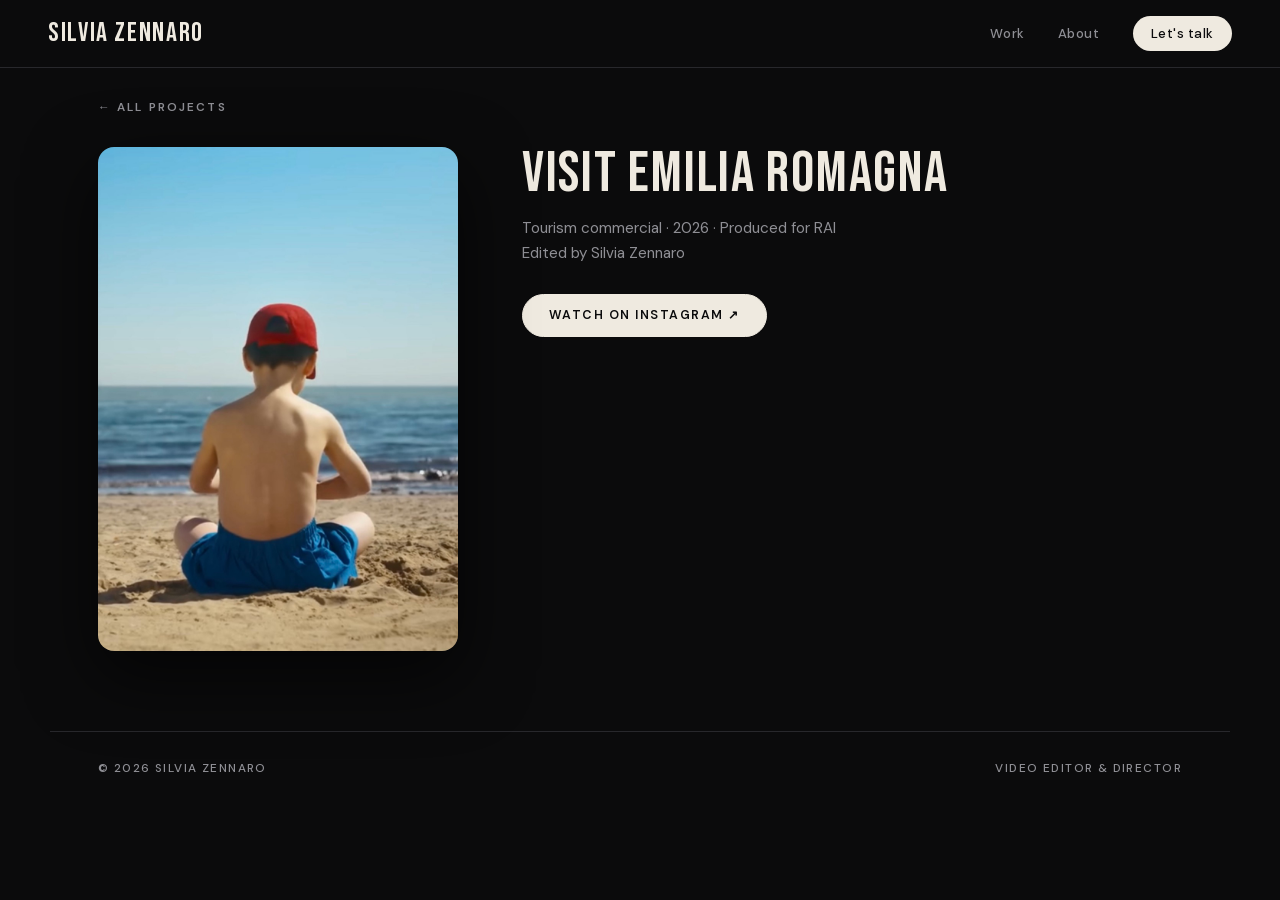
<file: visit-emilia-romagna.html>
<!DOCTYPE html>
<html lang="en">
<head>
  <meta charset="UTF-8">
  <meta name="viewport" content="width=device-width, initial-scale=1.0">
  <title>Visit Emilia Romagna — Silvia Zennaro</title>
  <meta name="description" content="Visit Emilia Romagna (2026), a tourism commercial produced for RAI, edited by Silvia Zennaro.">
  <meta name="theme-color" content="#0b0b0c">
  <link rel="stylesheet" href="style.css">
</head>
<body>
  <header>
    <h1><a href="index.html">Silvia Zennaro</a></h1>
    <nav>
      <a href="index.html#work">Work</a>
      <a href="index.html#about">About</a>
      <a class="cta" href="index.html#contact">Let's talk</a>
    </nav>
  </header>

  <main>
    <a class="back" href="index.html">← All projects</a>

    <section class="project">
      <div class="poster">
        <img src="visit-emilia-romagna-poster.jpg?v=2" alt="Still from the Visit Emilia Romagna commercial: a child with a red cap sitting on the beach, facing the sea">
      </div>

      <div>
        <h3>Visit Emilia Romagna</h3>
        <p class="meta">Tourism commercial · 2026 · Produced for RAI<br>
          Edited by Silvia Zennaro</p>
        <p style="margin-top:28px">
          <a class="btn solid" href="https://www.instagram.com/reel/DYZhNOeNsxY/">Watch on Instagram ↗</a>
        </p>
      </div>
    </section>
  </main>

  <footer>
    <span>© 2026 Silvia Zennaro</span>
    <span>Video Editor &amp; Director</span>
  </footer>
</body>
</html>
</file>
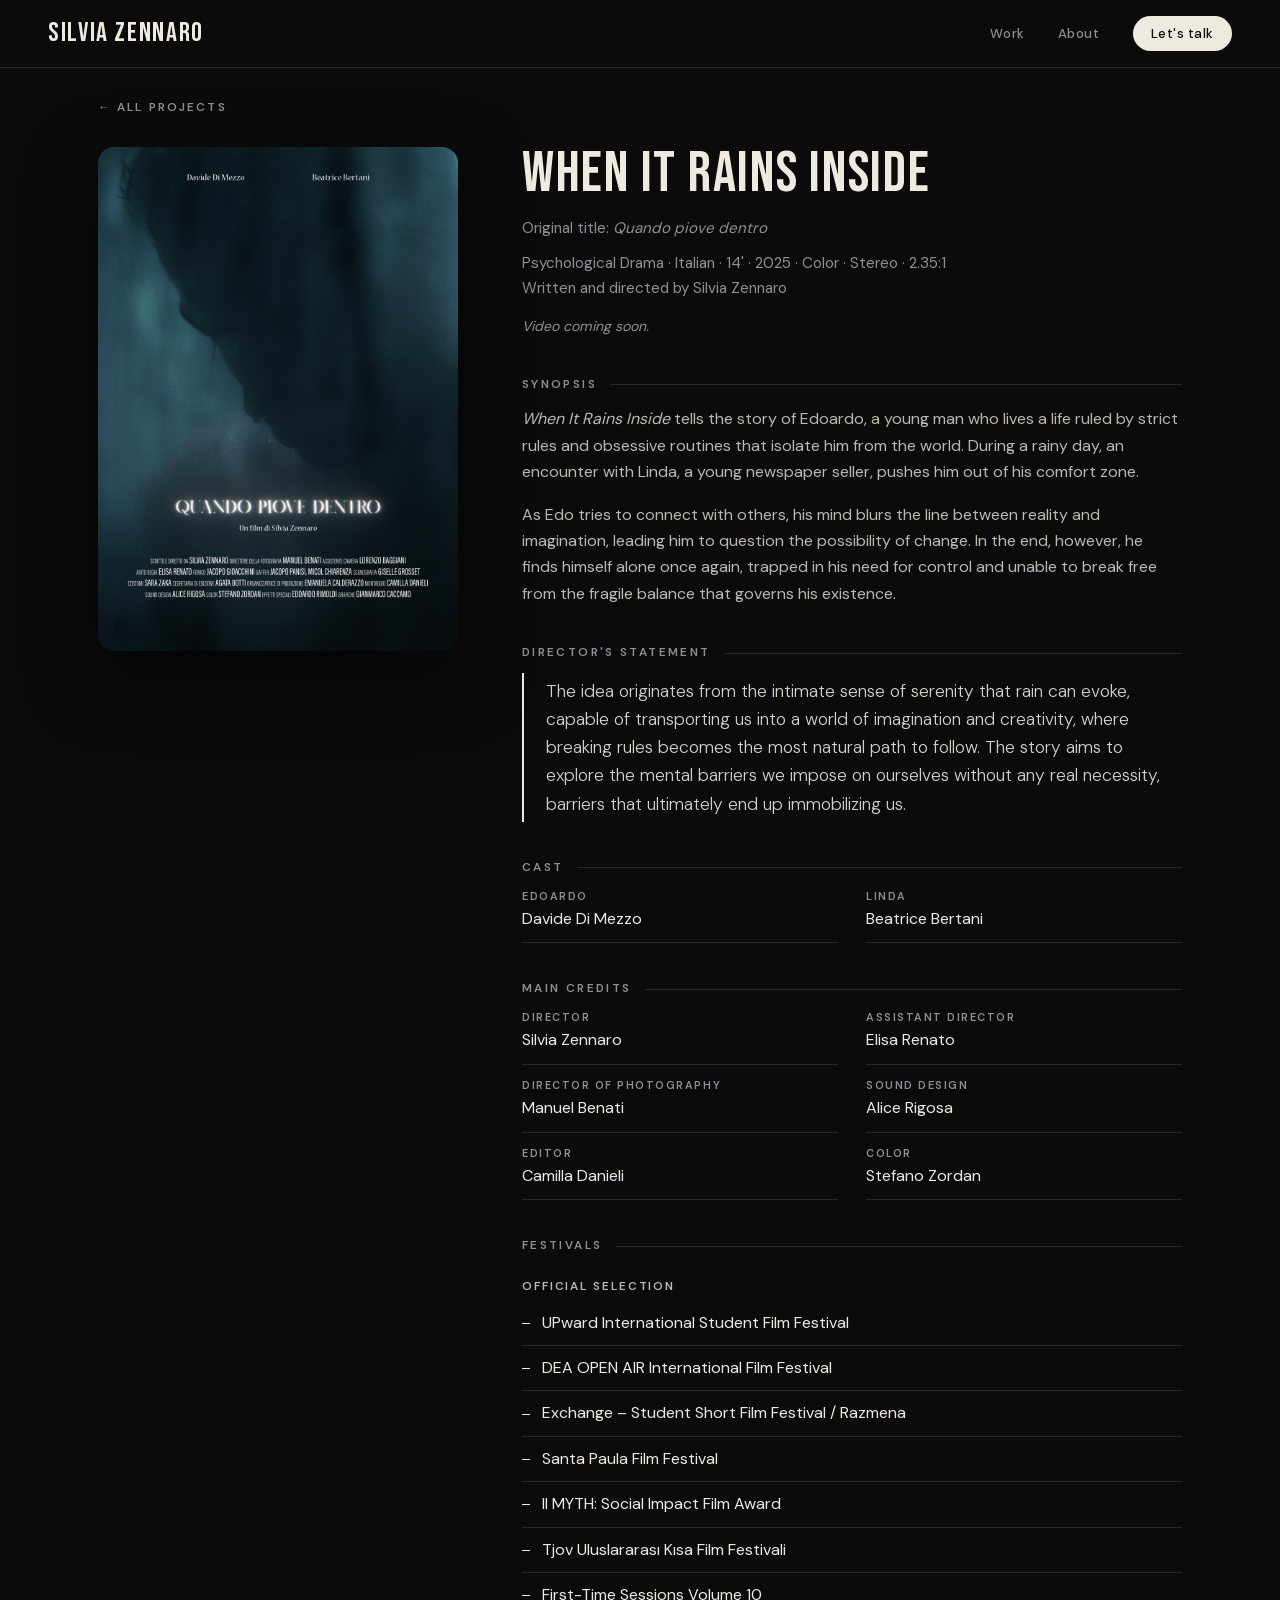
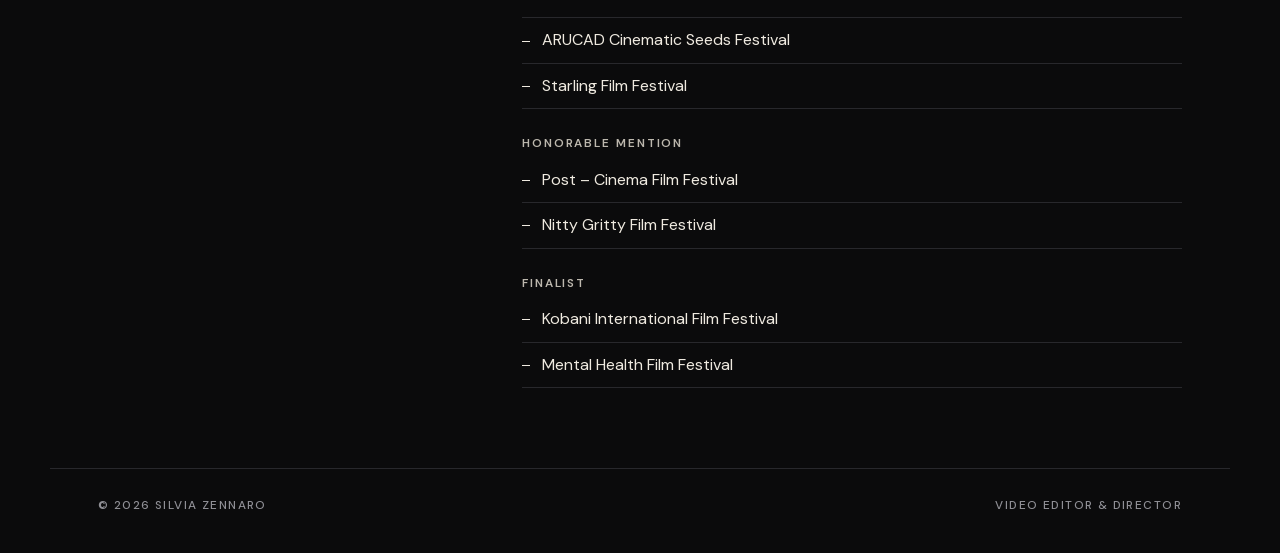
<file: when-it-rains-inside.html>
<!DOCTYPE html>
<html lang="en">
<head>
  <meta charset="UTF-8">
  <meta name="viewport" content="width=device-width, initial-scale=1.0">
  <title>When It Rains Inside — Silvia Zennaro</title>
  <meta name="description" content="When It Rains Inside (2025), a psychological drama written and directed by Silvia Zennaro.">
  <meta name="theme-color" content="#0b0b0c">
  <link rel="stylesheet" href="style.css">
</head>
<body>
  <header>
    <h1><a href="index.html">Silvia Zennaro</a></h1>
    <nav>
      <a href="index.html#work">Work</a>
      <a href="index.html#about">About</a>
      <a class="cta" href="index.html#contact">Let's talk</a>
    </nav>
  </header>

  <main>
    <a class="back" href="index.html">← All projects</a>

    <section class="project">
      <div class="poster">
        <img src="cover.jpg" alt="Poster of When It Rains Inside, a film by Silvia Zennaro">
      </div>

      <div>
        <h3>When It Rains Inside</h3>
        <p class="meta">Original title: <em>Quando piove dentro</em></p>
        <p class="meta">Psychological Drama · Italian · 14' · 2025 · Color · Stereo · 2.35:1<br>
          Written and directed by Silvia Zennaro</p>
        <p class="soon">Video coming soon.</p>

        <h4>Synopsis</h4>
        <p>
          <em>When It Rains Inside</em> tells the story of Edoardo, a young man who lives a life ruled by
          strict rules and obsessive routines that isolate him from the world. During a rainy day,
          an encounter with Linda, a young newspaper seller, pushes him out of his comfort zone.
        </p>
        <p>
          As Edo tries to connect with others, his mind blurs the line between reality and imagination,
          leading him to question the possibility of change. In the end, however, he finds himself alone
          once again, trapped in his need for control and unable to break free from the fragile balance
          that governs his existence.
        </p>

        <h4>Director's Statement</h4>
        <blockquote>
          The idea originates from the intimate sense of serenity that rain can evoke, capable of
          transporting us into a world of imagination and creativity, where breaking rules becomes the
          most natural path to follow. The story aims to explore the mental barriers we impose on
          ourselves without any real necessity, barriers that ultimately end up immobilizing us.
        </blockquote>

        <h4>Cast</h4>
        <ul class="credits">
          <li><span>Edoardo</span>Davide Di Mezzo</li>
          <li><span>Linda</span>Beatrice Bertani</li>
        </ul>

        <h4>Main Credits</h4>
        <ul class="credits">
          <li><span>Director</span>Silvia Zennaro</li>
          <li><span>Assistant Director</span>Elisa Renato</li>
          <li><span>Director of Photography</span>Manuel Benati</li>
          <li><span>Sound Design</span>Alice Rigosa</li>
          <li><span>Editor</span>Camilla Danieli</li>
          <li><span>Color</span>Stefano Zordan</li>
        </ul>

        <h4>Festivals</h4>
        <p class="sub">Official Selection</p>
        <ul class="laurels">
          <li>UPward International Student Film Festival</li>
          <li>DEA OPEN AIR International Film Festival</li>
          <li>Exchange – Student Short Film Festival / Razmena</li>
          <li>Santa Paula Film Festival</li>
          <li>II MYTH: Social Impact Film Award</li>
          <li>Tjov Uluslararası Kısa Film Festivali</li>
          <li>First-Time Sessions Volume 10</li>
          <li>ARUCAD Cinematic Seeds Festival</li>
          <li>Starling Film Festival</li>
        </ul>
        <p class="sub">Honorable Mention</p>
        <ul class="laurels">
          <li>Post – Cinema Film Festival</li>
          <li>Nitty Gritty Film Festival</li>
        </ul>
        <p class="sub">Finalist</p>
        <ul class="laurels">
          <li>Kobani International Film Festival</li>
          <li>Mental Health Film Festival</li>
        </ul>
      </div>
    </section>
  </main>

  <footer>
    <span>© 2026 Silvia Zennaro</span>
    <span>Video Editor &amp; Director</span>
  </footer>
</body>
</html>
</file>
<file: style.css>
/* ───────────────────────────────────────────
   Silvia Zennaro — portfolio
   Black & cream. Condensed display type (Bebas Neue) +
   clean text sans (DM Sans). Fonts are self-hosted.
   ─────────────────────────────────────────── */

@font-face {
  font-family: "Bebas Neue"; font-style: normal; font-weight: 400; font-display: swap;
  src: url("fonts/bebas-neue.woff2") format("woff2");
}
@font-face {
  font-family: "DM Sans"; font-style: normal; font-weight: 300 700; font-display: swap;
  src: url("fonts/dm-sans.woff2") format("woff2");
}

:root {
  --bg: #0b0b0c;
  --bg-2: #131315;
  --line: #28282c;
  --text: #efeae0;
  --muted: #8f8f95;
  --display: "Bebas Neue", "Oswald", Impact, "Arial Narrow", sans-serif;
  --sans: "DM Sans", -apple-system, "Segoe UI", "Helvetica Neue", Arial, sans-serif;
  --wrap: 1180px;
  --pad: clamp(20px, 4vw, 48px);
  --nav-h: 68px;
}

* { box-sizing: border-box; }
html { scroll-behavior: smooth; scroll-padding-top: var(--nav-h); }
body {
  margin: 0; background: var(--bg); color: var(--text);
  font-family: var(--sans); font-weight: 400; line-height: 1.65;
  -webkit-font-smoothing: antialiased;
}
img { max-width: 100%; }
a { color: var(--text); text-underline-offset: 3px; }
a:hover { color: #fff; }
::selection { background: var(--text); color: var(--bg); }

/* ── Top bar ───────────────────────────── */
header {
  position: fixed; top: 0; left: 0; right: 0; z-index: 50; height: var(--nav-h);
  display: flex; align-items: center; justify-content: space-between; gap: 24px;
  padding: 0 var(--pad);
  background: linear-gradient(to bottom, rgba(11,11,12,.92), rgba(11,11,12,.55));
  backdrop-filter: blur(10px); -webkit-backdrop-filter: blur(10px);
}
header h1 { margin: 0; font: 400 1.7rem/1 var(--display); letter-spacing: .06em; }
header h1 a { color: var(--text); text-decoration: none; }
header .role { display: none; }
nav { display: flex; align-items: center; gap: clamp(14px, 2.6vw, 34px); }
nav a {
  position: relative; color: var(--muted); text-decoration: none;
  font: 500 .82rem/1 var(--sans); letter-spacing: .04em; padding: 8px 0; transition: color .2s;
}
nav a::after {
  content: ""; position: absolute; left: 0; right: 0; bottom: 0; height: 1px;
  background: var(--text); transform: scaleX(0); transform-origin: left; transition: transform .3s ease;
}
nav a:hover, nav a.on { color: var(--text); }
nav a:hover::after, nav a.on::after { transform: scaleX(1); }
nav a.cta {
  color: var(--bg); background: var(--text); padding: 11px 18px; border-radius: 999px;
}
nav a.cta::after { display: none; }
nav a.cta:hover { background: #fff; color: #000; }
@media (max-width: 720px) { nav a:not(.cta) { display: none; } header h1 { font-size: 1.45rem; } }
.progress {
  position: fixed; top: 0; left: 0; height: 2px; width: 100%; z-index: 60;
  background: var(--text); transform: scaleX(0); transform-origin: left;
}

main { max-width: var(--wrap); margin: 0 auto; padding: var(--nav-h) var(--pad) 40px; }
footer {
  max-width: var(--wrap); margin: 40px auto 0; padding: 28px var(--pad) 40px;
  border-top: 1px solid var(--line);
  display: flex; justify-content: space-between; flex-wrap: wrap; gap: 10px;
  color: var(--muted); font: 500 .74rem/1.4 var(--sans); letter-spacing: .12em; text-transform: uppercase;
}

/* ── Type helpers ──────────────────────── */
.chip {
  display: inline-block; padding: 7px 14px; border: 1px solid var(--line); border-radius: 999px;
  font: 500 .72rem/1 var(--sans); letter-spacing: .16em; text-transform: uppercase; color: var(--muted);
}
h2 {
  margin: 18px 0 40px; font: 400 clamp(3rem, 9vw, 7rem)/.9 var(--display);
  letter-spacing: .01em; text-transform: uppercase; color: var(--text); border: 0; padding: 0;
}
h3 { margin: 0 0 14px; font: 400 clamp(3rem, 8vw, 6rem)/.92 var(--display); text-transform: uppercase; letter-spacing: .01em; }
h4 {
  display: flex; align-items: center; gap: 14px; margin: 40px 0 14px;
  font: 600 .74rem/1 var(--sans); letter-spacing: .2em; text-transform: uppercase; color: var(--muted);
}
h4::after { content: ""; flex: 1; height: 1px; background: var(--line); }
.meta { color: var(--muted); margin: 0 0 10px; font-size: .95rem; }
.soon { color: var(--muted); font-size: .88rem; font-style: italic; }

.btn {
  display: inline-block; padding: 14px 26px; border-radius: 999px; text-decoration: none;
  font: 600 .78rem/1 var(--sans); letter-spacing: .12em; text-transform: uppercase;
  border: 1px solid var(--text); color: var(--text); transition: background .2s, color .2s;
}
.btn:hover { background: var(--text); color: var(--bg); }
.btn.solid { background: var(--text); color: var(--bg); }
.btn.solid:hover { background: #fff; border-color: #fff; color: #000; }

/* ── Hero ──────────────────────────────── */
.hero {
  position: relative; min-height: 100vh; min-height: 100svh;
  display: flex; flex-direction: column; justify-content: center; align-items: center;
  margin: calc(var(--nav-h) * -1) calc(var(--pad) * -1) 0; padding: var(--nav-h) var(--pad) 0;
  text-align: center; overflow: hidden; isolation: isolate;
}
.hero::before {
  content: ""; position: absolute; inset: 0; z-index: -1;
  background:
    radial-gradient(60% 50% at 50% 42%, rgba(239,234,224,.10), transparent 70%),
    radial-gradient(40% 30% at 85% 90%, rgba(239,234,224,.05), transparent 70%);
}
.hero-in { will-change: transform, opacity; }
.hero .kicker { margin: 0 0 22px; font: 500 .78rem/1 var(--sans); letter-spacing: .3em; text-transform: uppercase; color: var(--muted); }
.hero h2 {
  display: block; margin: 0; font: 400 clamp(4.2rem, 17.5vw, 17rem)/.82 var(--display);
  letter-spacing: .01em; text-transform: uppercase;
}
.hero h2 span { display: block; }
.hero .lead { max-width: 520px; margin: 30px auto 0; color: #bdb8ae; font-size: clamp(1rem, 2vw, 1.15rem); }
.hero .words { margin: 26px 0 0; font: 500 .8rem/1 var(--sans); letter-spacing: .3em; text-transform: uppercase; color: var(--text); }
.hero .words i { font-style: normal; color: var(--muted); padding: 0 .9em; }
.scroll-cue {
  position: absolute; left: 50%; bottom: 28px; transform: translateX(-50%);
  display: flex; flex-direction: column; align-items: center; gap: 10px;
  font: 500 .68rem/1 var(--sans); letter-spacing: .3em; text-transform: uppercase; color: var(--muted);
}
.scroll-cue::after { content: ""; width: 1px; height: 44px; background: linear-gradient(var(--text), transparent); animation: drip 2s ease-in-out infinite; transform-origin: top; }
@keyframes drip { 0% { transform: scaleY(0); opacity: 1; } 60% { transform: scaleY(1); opacity: 1; } 100% { transform: scaleY(1); opacity: 0; } }

/* ── More work (editorial index) ───────── */

.work { list-style: none; margin: 0; padding: 0; }
.work li {
  display: grid; grid-template-columns: 70px minmax(0, 1.3fr) minmax(0, .8fr) minmax(0, 1.4fr);
  gap: 4px 24px; align-items: baseline; padding: 20px 8px; border-bottom: 1px solid var(--line);
  transition: background .2s, padding-left .25s;
}
.work li:first-child { border-top: 1px solid var(--line); }
.work li:hover { background: var(--bg-2); padding-left: 18px; }
.work .top { display: contents; }
.work .year { grid-column: 1; grid-row: 1; font: 500 .82rem/1 var(--sans); letter-spacing: .1em; color: var(--muted); }
.work .title { grid-column: 2; grid-row: 1; font: 400 1.9rem/1.05 var(--display); letter-spacing: .03em; text-transform: uppercase; }
.work .role-line { grid-column: 3; grid-row: 1; margin: 0; font: 600 .72rem/1.4 var(--sans); letter-spacing: .14em; text-transform: uppercase; color: var(--text); }
.work .info { grid-column: 4; grid-row: 1; margin: 0; font-size: .92rem; line-height: 1.5; color: var(--muted); }
@media (max-width: 760px) {
  .work li { grid-template-columns: 52px 1fr; padding: 18px 0; }
  .work .role-line { grid-column: 2; grid-row: 2; }
  .work .info { grid-column: 2; grid-row: 3; }
}

/* ── About ─────────────────────────────── */
.about { display: grid; grid-template-columns: 1fr; gap: 44px; }
@media (min-width: 860px) { .about { grid-template-columns: 1.25fr 1fr; gap: 90px; } }
.about .big { font: 300 clamp(1.5rem, 3vw, 2.3rem)/1.3 var(--sans); letter-spacing: -.01em; margin: 0 0 24px; }
.about p { margin: 0 0 16px; color: #bdb8ae; }
.facts { display: grid; gap: 28px; align-content: start; }
.facts h4 { margin-top: 0; }
.facts ul { list-style: none; margin: 0; padding: 0; }
.facts li { padding: 6px 0; color: #d6d1c7; font-size: .97rem; }
.facts li small { display: block; color: var(--muted); font-size: .84rem; }
.tags-row { display: flex; flex-wrap: wrap; gap: 8px; }
.tags-row span { padding: 7px 14px; border: 1px solid var(--line); border-radius: 999px; font-size: .84rem; color: #d6d1c7; }

/* ── Showreel / Contact ────────────────── */
.reel {
  display: grid; place-items: center; aspect-ratio: 16 / 7; min-height: 200px; padding: 20px;
  border: 1px solid var(--line); border-radius: 6px; text-align: center; color: var(--muted);
  background: linear-gradient(135deg, #111113, #0b0b0c);
  font: 500 .8rem/1.8 var(--sans); letter-spacing: .22em; text-transform: uppercase;
}
.contact .big { margin: 18px 0 26px; font: 400 clamp(3.4rem, 11vw, 9rem)/.88 var(--display); text-transform: uppercase; }
.contact p { color: var(--muted); max-width: 520px; }

/* ── Project pages ─────────────────────── */
.back {
  display: inline-block; margin: 34px 0 0; color: var(--muted); text-decoration: none;
  font: 600 .74rem/1 var(--sans); letter-spacing: .18em; text-transform: uppercase;
}
.back:hover { color: var(--text); }
.project { display: grid; grid-template-columns: 1fr; gap: 36px; margin-top: 28px; }
@media (min-width: 860px) { .project { grid-template-columns: 360px 1fr; gap: 64px; } .poster { position: sticky; top: calc(var(--nav-h) + 24px); align-self: start; } }
.poster img { width: 100%; height: auto; display: block; border-radius: 3px; box-shadow: 0 24px 70px rgba(0,0,0,.65); }
.video { background: #000; border-radius: 6px; overflow: hidden; margin: 0 0 8px; border: 1px solid var(--line); }
.video video { width: 100%; display: block; }
blockquote { margin: 0; padding: 4px 0 4px 22px; border-left: 2px solid var(--text); color: #d6d1c7; font-size: 1.1rem; font-weight: 300; line-height: 1.6; }
.credits { display: grid; grid-template-columns: 1fr; gap: 12px 28px; margin: 0; padding: 0; list-style: none; }
@media (min-width: 600px) { .credits { grid-template-columns: 1fr 1fr; } }
.credits li { padding-bottom: 10px; border-bottom: 1px solid var(--line); }
.credits span { color: var(--muted); display: block; font: 600 .68rem/1.5 var(--sans); letter-spacing: .14em; text-transform: uppercase; margin-bottom: 2px; }
.laurels { list-style: none; padding: 0; margin: 0; }
.laurels li { padding: 9px 0 9px 20px; border-bottom: 1px solid var(--line); position: relative; }
.laurels li::before { content: ""; position: absolute; left: 0; top: 50%; width: 8px; height: 1px; background: var(--text); }
.sub { margin: 26px 0 6px; font: 600 .74rem/1.4 var(--sans); letter-spacing: .16em; text-transform: uppercase; color: var(--text); }
.project p { color: #bdb8ae; }
.project .meta, .project .soon { color: var(--muted); }
.gallery { display: flex; flex-wrap: wrap; justify-content: center; gap: 10px; margin: 0 0 8px; }
.gallery img { flex: 0 0 calc(50% - 5px); width: calc(50% - 5px); aspect-ratio: 4 / 3; object-fit: cover; object-position: center 30%; display: block; border-radius: 4px; }

@media (prefers-reduced-motion: reduce) {
  html { scroll-behavior: auto; }
  html.js .rv { opacity: 1; transform: none; transition: none; }
  .scroll-cue::after { animation: none; }
}

/* ── Home: one continuous scroll ───────── */
.hero { position: sticky; top: 0; z-index: 0; margin: 0; padding: var(--nav-h) var(--pad) 0; }   /* stays put while the page slides over it */
.flow { position: relative; z-index: 1; background: var(--bg); box-shadow: 0 -40px 80px rgba(0,0,0,.7); }
.flow main { padding-top: 0; padding-bottom: 20px; }
.sec { padding-top: clamp(90px, 13vw, 170px); }
.sec > h2 { margin-bottom: 30px; }
.sec .intro { max-width: 520px; margin: -8px 0 34px; color: var(--muted); }

/* category filters (stick under the nav while you browse) */
.filters {
  position: sticky; top: var(--nav-h); z-index: 10; display: flex; flex-wrap: wrap; gap: 8px;
  padding: 14px 0; margin: 0 0 34px; background: linear-gradient(var(--bg) 70%, transparent);
}
.filters button {
  cursor: pointer; padding: 10px 18px; border: 1px solid var(--line); border-radius: 999px; background: transparent; color: var(--muted);
  font: 500 .78rem/1 var(--sans); letter-spacing: .08em; text-transform: uppercase; transition: color .2s, border-color .2s, background .2s;
}
.filters button:hover { color: var(--text); border-color: #555; }
.filters button.on { background: var(--text); color: var(--bg); border-color: var(--text); }

/* poster grid */
.grid { display: grid; grid-template-columns: repeat(2, 1fr); gap: 40px 16px; }
@media (min-width: 900px) { .grid { grid-template-columns: repeat(3, 1fr); gap: 64px 30px; } }
.card { display: block; color: inherit; text-decoration: none; }
.card.hide, .work li.hide { display: none; }
.card .ph { overflow: hidden; border-radius: 3px; background: #121214; aspect-ratio: 5 / 7; box-shadow: 0 18px 50px rgba(0,0,0,.55); }
.card img { width: 100%; height: 100%; object-fit: cover; display: block; transition: transform .9s cubic-bezier(.2,.7,.2,1), filter .5s; }
.card:hover img { transform: scale(1.06); }
.card .cap { display: flex; justify-content: space-between; align-items: baseline; gap: 12px; margin-top: 16px; }
.card h3 { margin: 0; font: 400 clamp(1.5rem, 2.6vw, 2.1rem)/1 var(--display); letter-spacing: .03em; text-transform: uppercase; }
.card .yr { font: 500 .8rem/1 var(--sans); letter-spacing: .1em; color: var(--muted); }
.card .meta { margin: 6px 0 0; font: 500 .72rem/1.4 var(--sans); letter-spacing: .12em; text-transform: uppercase; color: var(--muted); }
.card:hover h3 { text-decoration: underline; text-underline-offset: 6px; text-decoration-thickness: 1px; }
.sub-head { margin: clamp(70px, 10vw, 120px) 0 22px; display: flex; align-items: center; gap: 16px; }
.sub-head h3 { margin: 0; font-size: clamp(2.4rem, 6vw, 4.4rem); }
.empty { display: none; color: var(--muted); padding: 30px 0; }

/* reveal while scrolling */
html.js .rv { opacity: 0; transform: translateY(36px); transition: opacity .9s cubic-bezier(.2,.7,.2,1), transform .9s cubic-bezier(.2,.7,.2,1); transition-delay: var(--d, 0ms); }
html.js .rv.in { opacity: 1; transform: none; }

.contact .big { margin-top: 18px; }
.flow footer { margin-top: 70px; }
@media (max-width: 560px) {
  .hero .words { letter-spacing: .16em; font-size: .72rem; }
  .hero .words i { padding: 0 .5em; }
  .scroll-cue { display: none; }
}
@media (max-width: 700px) {
  .filters { flex-wrap: nowrap; overflow-x: auto; margin-right: calc(var(--pad) * -1); padding-right: var(--pad); scrollbar-width: none; }
  .filters::-webkit-scrollbar { display: none; }
  .filters button { flex: 0 0 auto; padding: 9px 15px; }
}

/* ── Categories: pinned stages that stack over each other ── */
.cats-index { display: flex; flex-wrap: wrap; gap: 10px; margin: 0 0 clamp(60px, 9vw, 110px); }
.cats-index a {
  display: inline-flex; align-items: baseline; gap: 10px; padding: 11px 18px; border: 1px solid var(--line); border-radius: 999px;
  color: var(--text); text-decoration: none; font: 500 .78rem/1 var(--sans); letter-spacing: .1em; text-transform: uppercase; transition: background .2s, color .2s;
}
.cats-index a small { color: var(--muted); font-size: .72rem; }
.cats-index a:hover { background: var(--text); color: var(--bg); } .cats-index a:hover small { color: var(--bg); }

.flow main.wide { max-width: none; padding: 0; }
.flow .head-wrap { max-width: var(--wrap); margin: 0 auto; padding: 0 var(--pad); }
.cat { position: relative; height: calc(100svh + var(--D, 0px) + 100svh); }
.cat + .cat { margin-top: -100svh; }
.cat.last { height: calc(100svh + var(--D, 0px)); }
.cat .stage {
  position: sticky; top: 0; height: 100vh; height: 100svh; overflow: hidden;
  display: flex; flex-direction: column; justify-content: space-between;
  padding: calc(var(--nav-h) + 8px) 0 28px; background: var(--tone, #0b0b0c);
  border-radius: 30px 30px 0 0; box-shadow: 0 -30px 70px rgba(0,0,0,.65), inset 0 1px 0 rgba(255,255,255,.07);
}
.cat-top { display: flex; justify-content: space-between; align-items: flex-end; gap: 20px; padding: 0 var(--pad); }
.cat-top .chip { display: inline-block; margin-bottom: 8px; }
.cat-top h2 { margin: 0; font-size: clamp(4rem, 12vw, 11rem); line-height: .82; }
.cat-top .count { font: 400 clamp(1.3rem, 3vw, 2.2rem)/1 var(--display); letter-spacing: .06em; color: var(--muted); text-align: right; white-space: nowrap; padding-bottom: 6px; }
.track { display: flex; gap: clamp(16px, 2vw, 30px); padding: 0 var(--pad); width: max-content; will-change: transform; align-items: flex-start; }
.cat { --ph: min(46svh, 500px); }
.tcard { flex: 0 0 auto; width: calc(var(--ph) * 5 / 7); color: inherit; text-decoration: none; display: block; }
.tcard .ph { height: var(--ph); overflow: hidden; border-radius: 3px; background: #121214; box-shadow: 0 18px 50px rgba(0,0,0,.55); }
.tcard img { width: 100%; height: 100%; object-fit: cover; display: block; transition: transform .8s cubic-bezier(.2,.7,.2,1); }
.tcard:hover img { transform: scale(1.06); }
.tcard .cap { display: flex; justify-content: space-between; align-items: baseline; gap: 10px; margin-top: 14px; }
.tcard h3 { margin: 0; font: 400 clamp(1.4rem, 2.2vw, 1.9rem)/1 var(--display); letter-spacing: .03em; text-transform: uppercase; }
.tcard .yr { font: 500 .78rem/1 var(--sans); letter-spacing: .1em; color: var(--muted); }
.tcard .meta { margin: 6px 0 0; font: 500 .7rem/1.4 var(--sans); letter-spacing: .12em; text-transform: uppercase; color: var(--muted); }
a.tcard:hover h3 { text-decoration: underline; text-underline-offset: 6px; text-decoration-thickness: 1px; }
.tcard.np { width: clamp(220px, 20vw, 290px); height: var(--ph); padding: 22px; border: 1px solid var(--line); border-radius: 3px; display: flex; flex-direction: column; justify-content: flex-end; }
.tcard.np .yr { margin-bottom: auto; }
.tcard.np h3 { font-size: clamp(1.8rem, 2.6vw, 2.4rem); line-height: .95; margin-bottom: 10px; }
.tcard.np .role { margin: 0 0 4px; font: 600 .7rem/1.4 var(--sans); letter-spacing: .14em; text-transform: uppercase; }
.tcard.np .info { margin: 0; font-size: .86rem; line-height: 1.45; color: var(--muted); }
.cat-bar { position: absolute; left: var(--pad); right: var(--pad); bottom: 18px; height: 1px; background: var(--line); }
.cat-bar i { display: block; height: 1px; background: var(--text); transform: scaleX(0); transform-origin: left; }
@media (max-width: 700px) {
  .cat { --ph: min(46svh, 400px); }
  .cat-top { align-items: flex-start; flex-direction: column; gap: 8px; }
  .cat-top .count { text-align: left; }
  .cat-top h2 { font-size: clamp(3.6rem, 19vw, 6rem); }
  .cat .stage { border-radius: 22px 22px 0 0; }
}
@media (prefers-reduced-motion: reduce) { .track { will-change: auto; } }

/* ── About me ──────────────────────────── */
header { background: var(--bg); backdrop-filter: none; -webkit-backdrop-filter: none; border-bottom: 1px solid var(--line); }
.bio { display: grid; grid-template-columns: 1fr; gap: 36px; align-items: center; }
@media (min-width: 860px) { .bio { grid-template-columns: 320px minmax(0, 620px); gap: 72px; } }
.portrait { margin: 0; width: 100%; max-width: 320px; }
.portrait img { width: 100%; height: auto; aspect-ratio: 4 / 5; object-fit: cover; object-position: center 12%; display: block; border-radius: 4px; }
.bio-text .big { margin: 0 0 22px; font: 400 clamp(2.4rem, 4vw, 3.4rem)/1 var(--display); letter-spacing: .02em; text-transform: uppercase; color: var(--text); }
.bio-text p { margin: 0 0 18px; color: #dcd7cd; font-size: 1.1rem; line-height: 1.75; }
.bio-text .based { margin: 26px 0 0; padding-top: 18px; border-top: 1px solid var(--line); font: 600 .78rem/1.8 var(--sans); letter-spacing: .12em; text-transform: uppercase; color: var(--muted); }

/* education · tools · languages: three clear columns */
.facts.facts-row { display: grid; grid-template-columns: 1fr; gap: 44px; margin-top: 72px; padding-top: 44px; border-top: 1px solid var(--line); }
@media (min-width: 860px) { .facts.facts-row { grid-template-columns: 1.5fr 1.2fr .7fr; gap: 56px; } }
.facts.facts-row h4 { margin: 0 0 18px; color: var(--text); }
.facts.facts-row h4::after { display: none; }
.facts.facts-row li { padding: 0 0 16px; font-size: 1rem; line-height: 1.5; }
.facts.facts-row li small { margin-top: 4px; font-size: .86rem; }

/* on set: square mosaic */
.set-head { margin: 90px 0 26px; font: 400 clamp(2.4rem, 5vw, 3.8rem)/1 var(--display); text-transform: uppercase; }
.set-grid { display: grid; grid-template-columns: repeat(3, 1fr); gap: 8px; }
@media (min-width: 800px) { .set-grid { grid-template-columns: repeat(6, 1fr); gap: 10px; } }
.set-grid img { width: 100%; height: auto; aspect-ratio: 1 / 1; object-fit: cover; object-position: center 30%; display: block; border-radius: 3px; }
.bio-text .btn { margin-top: 28px; }
.reel { width: 100%; aspect-ratio: auto; height: clamp(200px, 38vw, 480px); }
.project .btn.solid { color: var(--bg); }
/* long category name stays on one line; covers always fit the screen height */
#cat-comm .cat-top h2 { font-size: clamp(2.8rem, 7.2vw, 7.5rem); }
.cat { --ph: min(46svh, 500px, calc(100svh - 370px)); }
@media (max-width: 700px) { .cat { --ph: min(46svh, 400px, calc(100svh - 360px)); } #cat-comm .cat-top h2 { font-size: clamp(2.8rem, 14vw, 4.6rem); } }
/* episode buttons */
.episodes { list-style: none; margin: 0; padding: 0; display: grid; grid-template-columns: 1fr; gap: 10px; }
@media (min-width: 600px) { .episodes { grid-template-columns: 1fr 1fr; } }
.episodes a { display: flex; align-items: baseline; gap: 14px; padding: 13px 18px; border: 1px solid var(--line); border-radius: 999px; text-decoration: none; color: var(--text); font-size: .94rem; line-height: 1.35; transition: background .2s, color .2s, border-color .2s; }
.episodes a span { flex: 0 0 auto; font: 600 .7rem/1 var(--sans); letter-spacing: .12em; text-transform: uppercase; color: var(--muted); }
.episodes a:hover { background: var(--text); border-color: var(--text); color: var(--bg); }
.episodes a:hover span { color: var(--bg); }
.project .btn.solid:hover { color: #000; }

/* projects without a poster: one compact list at the end of each row */
.more { flex: 0 0 auto; width: min(380px, 82vw); min-height: var(--ph); display: flex; flex-direction: column; justify-content: center; padding-left: clamp(8px, 2vw, 28px); }
.more h4 { margin: 0 0 6px; font: 600 .72rem/1.4 var(--sans); letter-spacing: .16em; text-transform: uppercase; color: var(--muted); }
.more ul { list-style: none; margin: 0; padding: 0; }
.more li { display: grid; grid-template-columns: 44px 1fr; gap: 12px; align-items: baseline; padding: clamp(7px, 1.2svh, 13px) 0; border-bottom: 1px solid var(--line); }
.more .yr { font: 500 .74rem/1 var(--sans); letter-spacing: .08em; color: var(--muted); }
.more h3 { margin: 0 0 3px; font: 400 1.25rem/1 var(--display); letter-spacing: .03em; text-transform: uppercase; }
.more p { margin: 0; font: 400 .76rem/1.35 var(--sans); color: var(--muted); }

/* showreel video */
.reel { height: auto; aspect-ratio: 16 / 9; min-height: 0; padding: 0; overflow: hidden; background: #000; }
.reel iframe { display: block; width: 100%; height: 100%; border: 0; }
.reel-link { margin: 14px 0 0; font-size: .86rem; } .reel-link a { color: var(--muted); }

/* contact: everything in one box */
.contact-box { max-width: 640px; margin-top: 22px; padding: clamp(24px, 5vw, 44px); border: 1px solid var(--line); }
.contact .contact-box .big { margin: 0 0 16px; color: var(--text); font-size: clamp(2.8rem, 7vw, 4.5rem); }
.contact-box .mail { display: inline-block; max-width: 100%; margin-top: 24px; color: var(--text); text-decoration: none; font: 400 clamp(1.05rem, 3.6vw, 1.35rem)/1.3 var(--sans); overflow-wrap: anywhere; }
.contact-box .mail:hover { text-decoration: underline; text-underline-offset: 6px; text-decoration-thickness: 1px; }
.contact-actions { display: flex; flex-wrap: wrap; gap: 10px; margin-top: 28px; }
button.btn { cursor: pointer; font-family: var(--sans); }

/* on set: photos grow a little under the cursor; a click opens a small viewer */
.set-grid img { position: relative; cursor: zoom-in; transition: transform .25s ease, box-shadow .25s ease; }
@media (hover: hover) { .set-grid img:hover { z-index: 2; transform: scale(1.18); box-shadow: 0 14px 40px rgba(0,0,0,.75); } }
.set-grid img:focus-visible { outline: 2px solid var(--text); outline-offset: 2px; }
#lightbox { position: fixed; inset: 0; width: 100%; height: 100%; max-width: none; max-height: none; margin: 0; padding: 16px; box-sizing: border-box; border: 0; background: transparent; color: var(--text); overflow: hidden; }
#lightbox[open] { display: flex; align-items: center; justify-content: center; }
#lightbox::backdrop { background: rgba(5,5,6,.85); }
#lightbox .lb-box { display: flex; flex-direction: column; align-items: center; gap: 12px; max-width: 100%; padding: 12px; background: #121214; border: 1px solid var(--line); border-radius: 10px; box-shadow: 0 30px 80px rgba(0,0,0,.7); }
#lightbox img { display: block; width: auto; height: auto; max-width: min(760px, calc(100vw - 58px)); max-height: 62vh; cursor: pointer; border-radius: 4px; }
#lightbox .lb-bar { display: flex; align-items: center; justify-content: center; gap: 10px; }
#lightbox button { height: 40px; min-width: 40px; border: 1px solid #3a3a40; border-radius: 999px; background: transparent; color: var(--text); font: 400 1.4rem/1 var(--sans); cursor: pointer; }
#lightbox button:hover { background: var(--text); color: var(--bg); }
#lightbox .lb-close { margin-left: 6px; padding: 0 16px; font: 600 .72rem/1 var(--sans); letter-spacing: .12em; text-transform: uppercase; background: var(--text); color: var(--bg); }
#lightbox .lb-count { min-width: 56px; margin: 0; text-align: center; font: 500 .76rem/1 var(--sans); letter-spacing: .12em; color: var(--muted); }

/* social reels: a wall of vertical videos */
.reels-head { margin-top: 28px; }
.reels-head h3 { margin: 0 0 12px; font: 400 clamp(3rem, 9vw, 6.5rem)/.9 var(--display); text-transform: uppercase; }
.reels-head p { margin: 0; color: var(--muted); }
.reels { display: flex; flex-wrap: wrap; justify-content: center; gap: 10px; margin: 40px 0 80px; }
.reel-item { position: relative; flex: 0 0 calc((100% - 20px) / 3); display: block; overflow: hidden; border-radius: 4px; color: var(--text); background: #121214; transition: transform .25s ease, opacity .25s ease, box-shadow .25s ease; }
@media (min-width: 640px) { .reel-item { flex-basis: calc((100% - 30px) / 4); } }
@media (min-width: 1000px) { .reel-item { flex-basis: calc((100% - 60px) / 7); } }
.reel-item img { display: block; width: 100%; height: auto; aspect-ratio: 9 / 16; object-fit: cover; }
.reel-item span { position: absolute; inset: auto 0 0 0; padding: 32px 9px 9px; background: linear-gradient(transparent, rgba(0,0,0,.85)); font: 500 .6rem/1.4 var(--sans); letter-spacing: .1em; text-transform: uppercase; color: #cfc9bd; opacity: 0; transition: opacity .25s ease; }
.reel-item b { display: block; margin-bottom: 2px; font: 400 1rem/1 var(--display); letter-spacing: .04em; color: var(--text); }
.reel-item:focus-visible { outline: 2px solid var(--text); outline-offset: 2px; }
.reel-item:focus-visible span { opacity: 1; }
@media (hover: hover) {
  .reel-item:hover { z-index: 2; transform: scale(1.14); box-shadow: 0 14px 40px rgba(0,0,0,.75); }
  .reel-item:hover span { opacity: 1; }
  .reels:has(.reel-item:hover) .reel-item:not(:hover) { opacity: .4; }
}
#lightbox video { display: block; width: auto; height: 70vh; max-width: calc(100vw - 58px); aspect-ratio: 9 / 16; background: #000; border-radius: 4px; }

/* opening: smaller name, soft cream light and film grain */
.hero::before {
  background:
    radial-gradient(48% 55% at 30% 28%, rgba(239,226,200,.20), transparent 70%),
    radial-gradient(42% 48% at 74% 72%, rgba(239,226,200,.12), transparent 70%),
    radial-gradient(75% 65% at 50% 50%, rgba(239,234,224,.06), transparent 75%);
}
.hero::after { content: ""; position: absolute; inset: 0; z-index: -1; pointer-events: none; opacity: .14; mix-blend-mode: screen; background: url("data:image/svg+xml,%3Csvg xmlns='http://www.w3.org/2000/svg' width='220' height='220'%3E%3Cfilter id='n'%3E%3CfeTurbulence type='fractalNoise' baseFrequency='.85' numOctaves='3' stitchTiles='stitch'/%3E%3CfeColorMatrix type='saturate' values='0'/%3E%3C/filter%3E%3Crect width='100%25' height='100%25' filter='url(%23n)'/%3E%3C/svg%3E"); }
.hero h2 { font-size: clamp(3.4rem, 9vw, 8.5rem); line-height: .9; letter-spacing: .03em; }

/* quieter, elegant titles and softer corners */
.sec > h2, .flow .head-wrap > h2 { font-size: clamp(2.2rem, 4.5vw, 3.6rem); line-height: .95; letter-spacing: .03em; }
.cat-top h2, #cat-comm .cat-top h2 { font-size: clamp(2.4rem, 5vw, 4.2rem); line-height: .95; letter-spacing: .03em; }
.cat-top .count { font-size: clamp(1rem, 1.6vw, 1.3rem); }
.project h3, .reels-head h3 { font-size: clamp(2.2rem, 4.5vw, 3.6rem); line-height: .95; letter-spacing: .03em; }
.sub-head h3 { font-size: clamp(1.8rem, 3.5vw, 2.6rem); }
.contact .contact-box .big { font-size: clamp(2.2rem, 4vw, 3rem); }
.bio-text .big { font-size: clamp(1.7rem, 2.6vw, 2.3rem); }
.tcard .ph, .card .ph, .poster img, .portrait img, .reel-item { border-radius: 16px; }
.video, .reel, .gallery img { border-radius: 16px; }
.reel { overflow: hidden; }
.set-grid img, .tcard.np { border-radius: 12px; }
.contact-box { border-radius: 24px; }
#lightbox .lb-box { border-radius: 22px; }
#lightbox img, #lightbox video { border-radius: 14px; }
.reel-item video { position: absolute; inset: 0; width: 100%; height: 100%; object-fit: cover; opacity: 0; transition: opacity .2s ease; }
.reel-item video.on { opacity: 1; }
</file>
